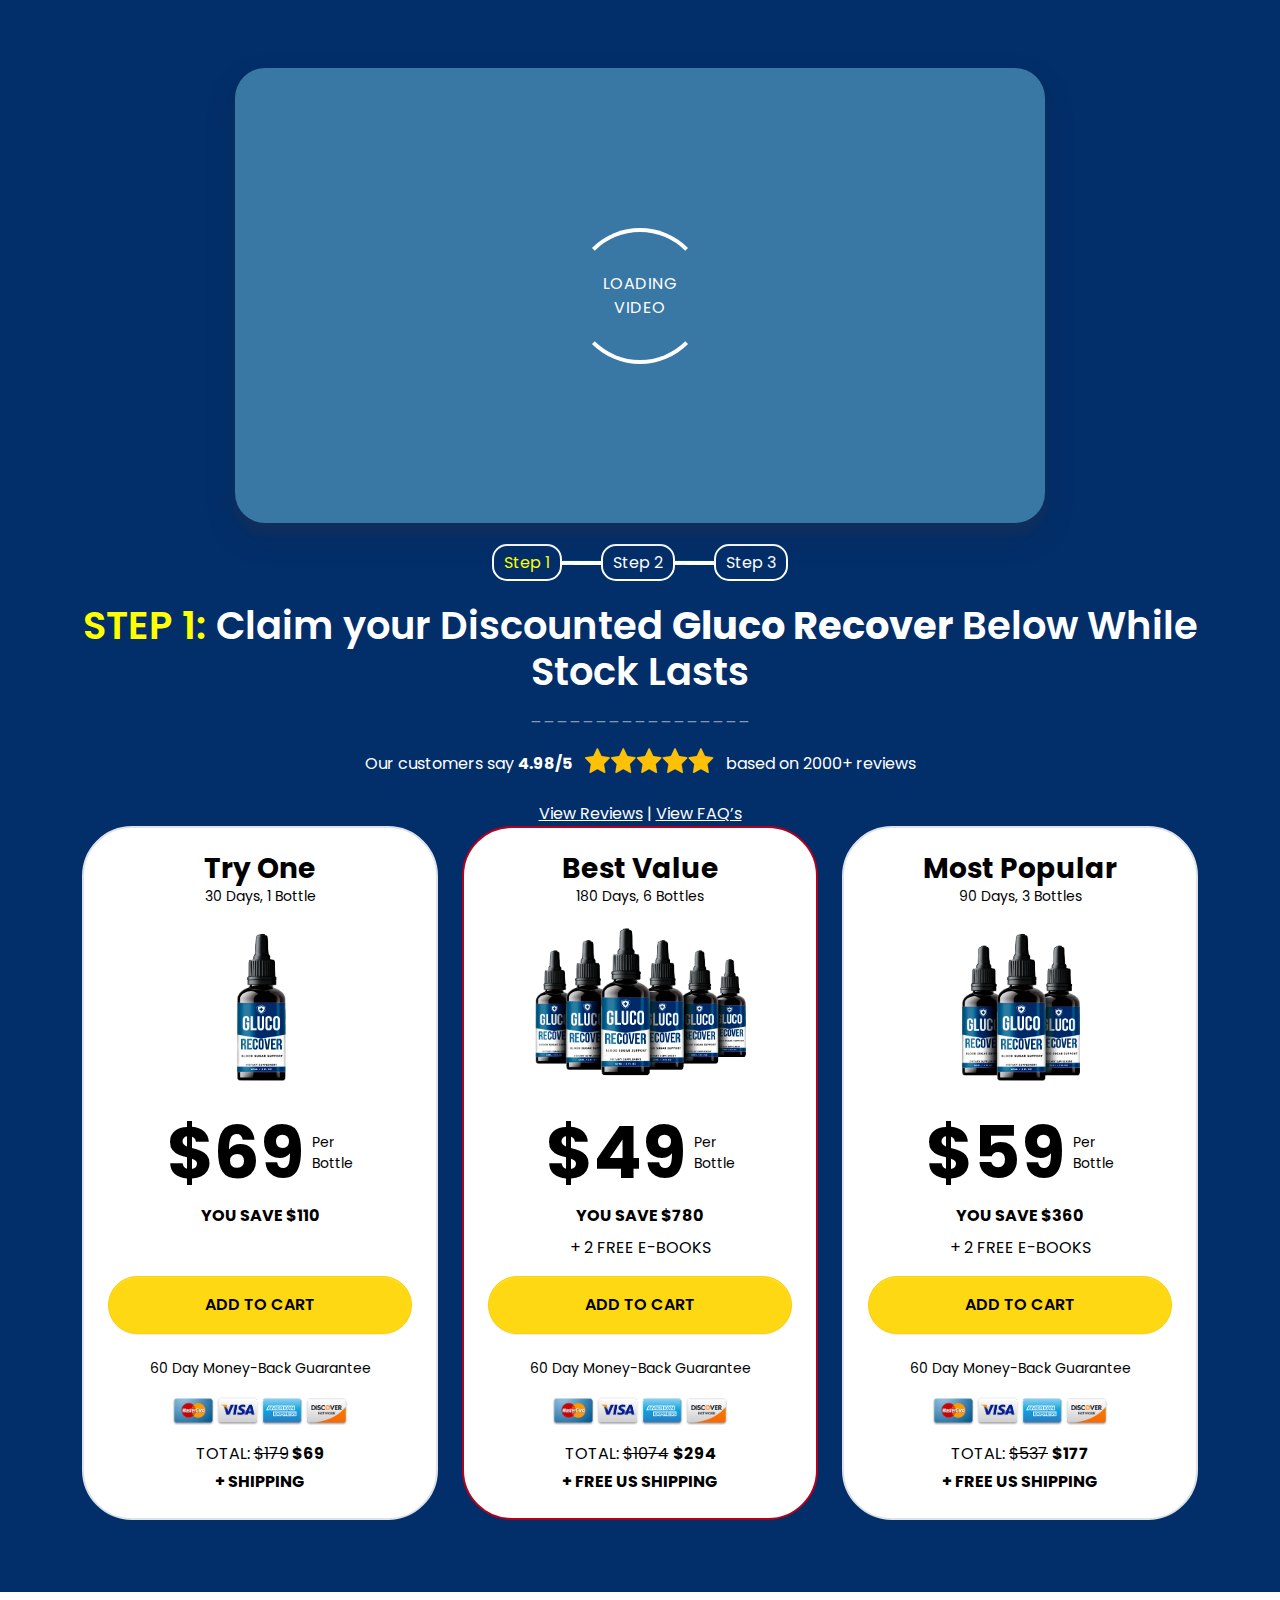
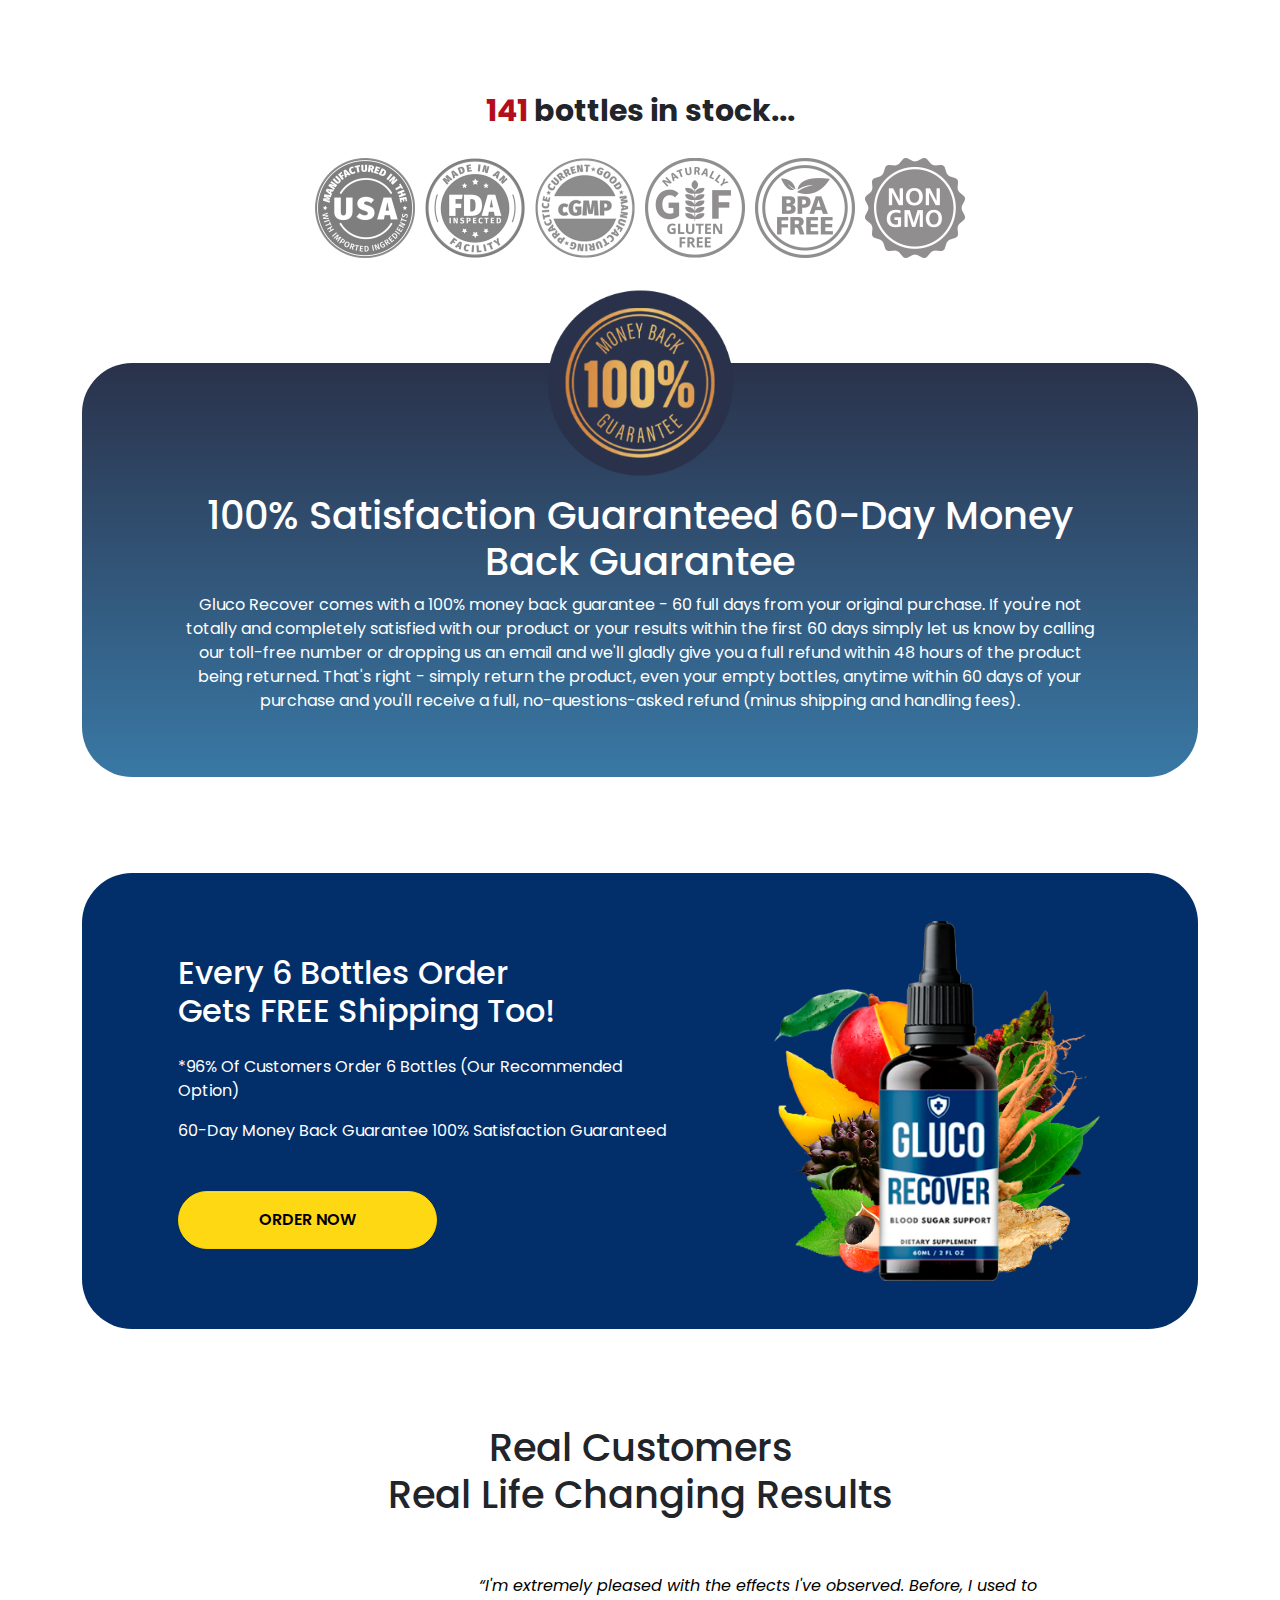
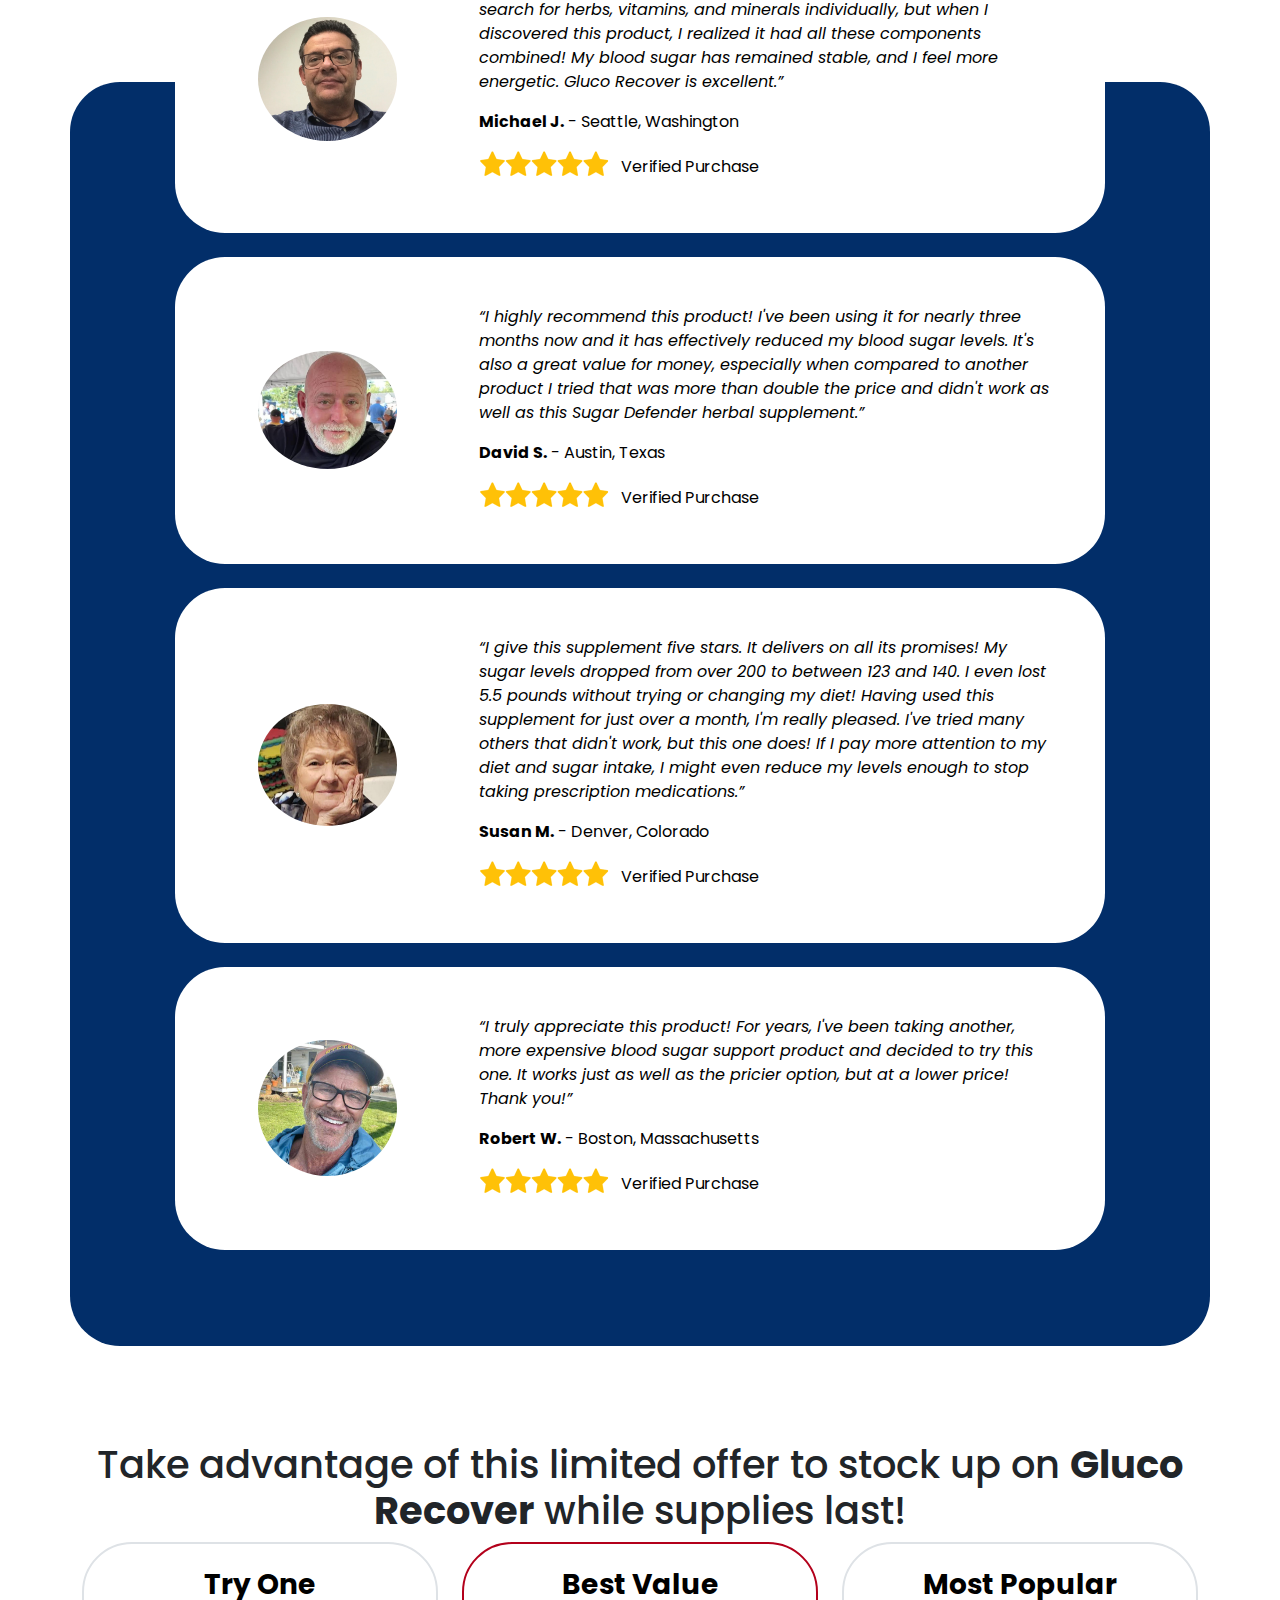
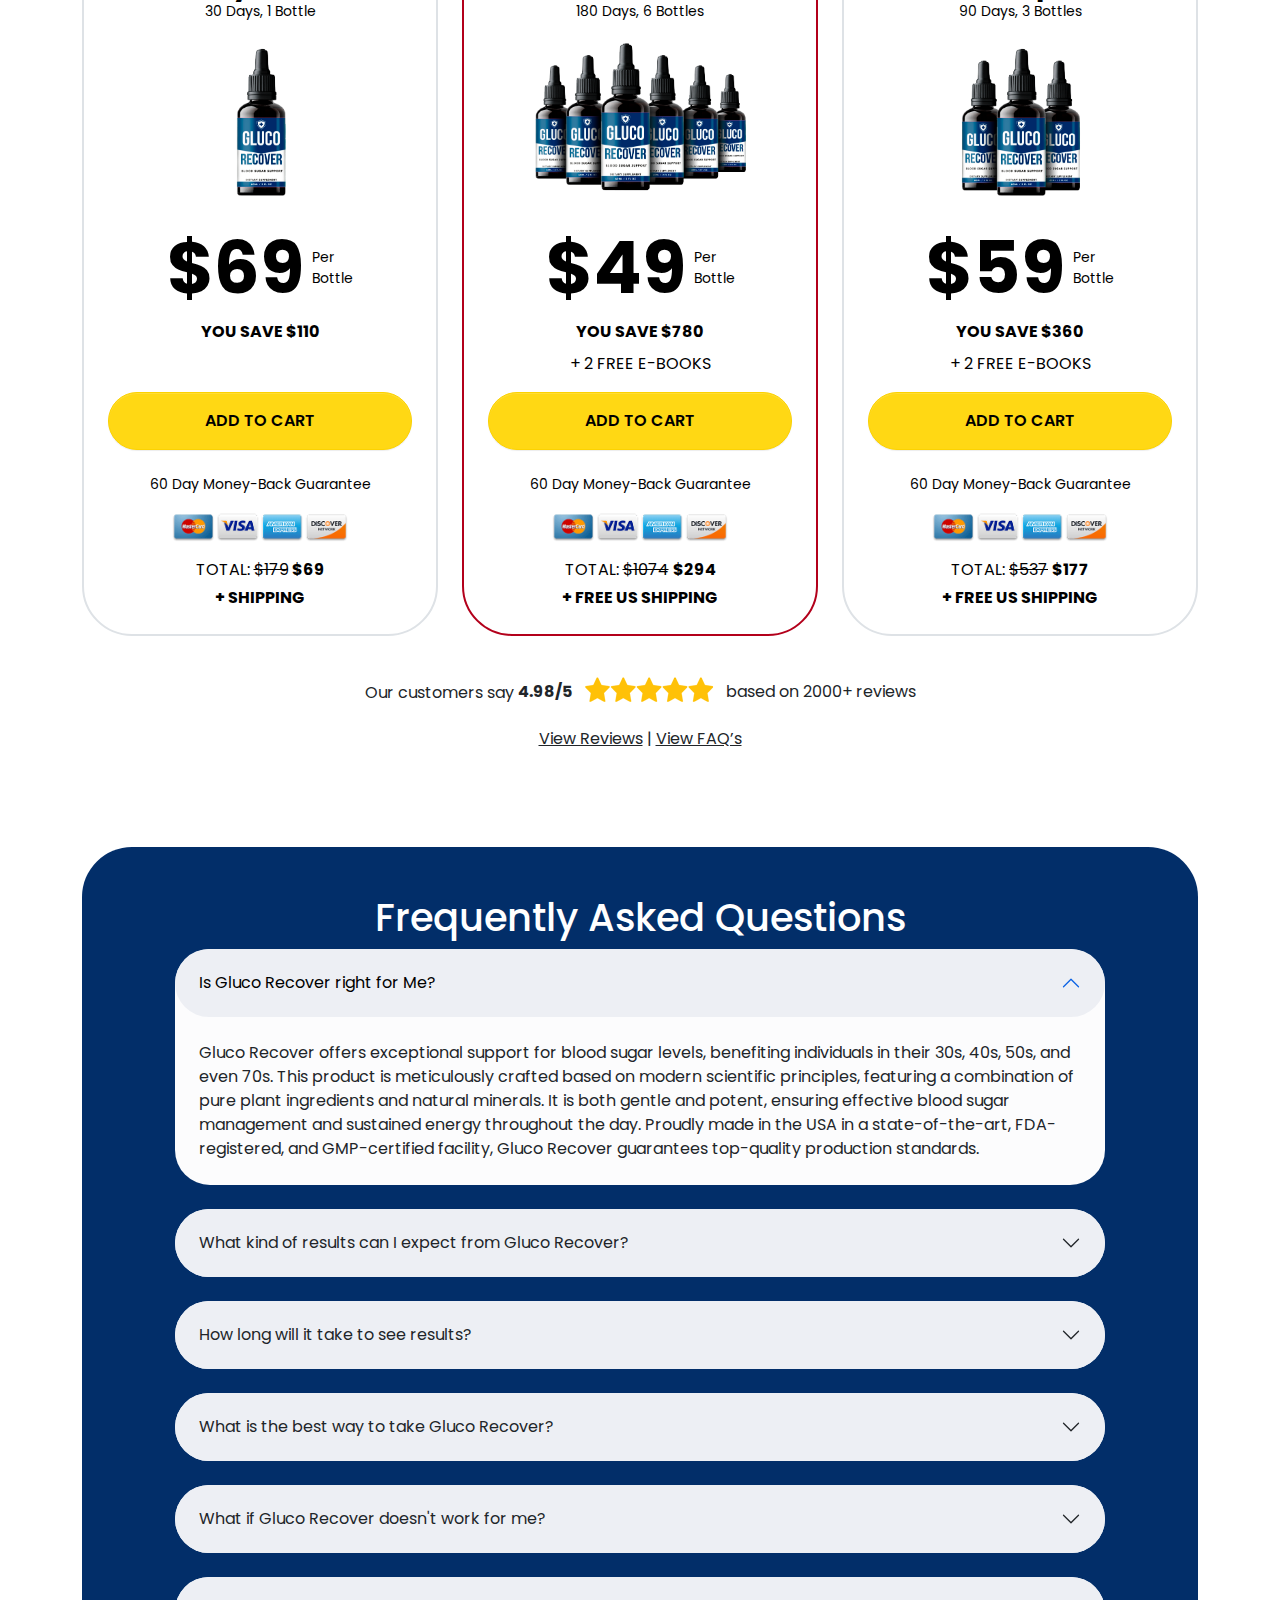
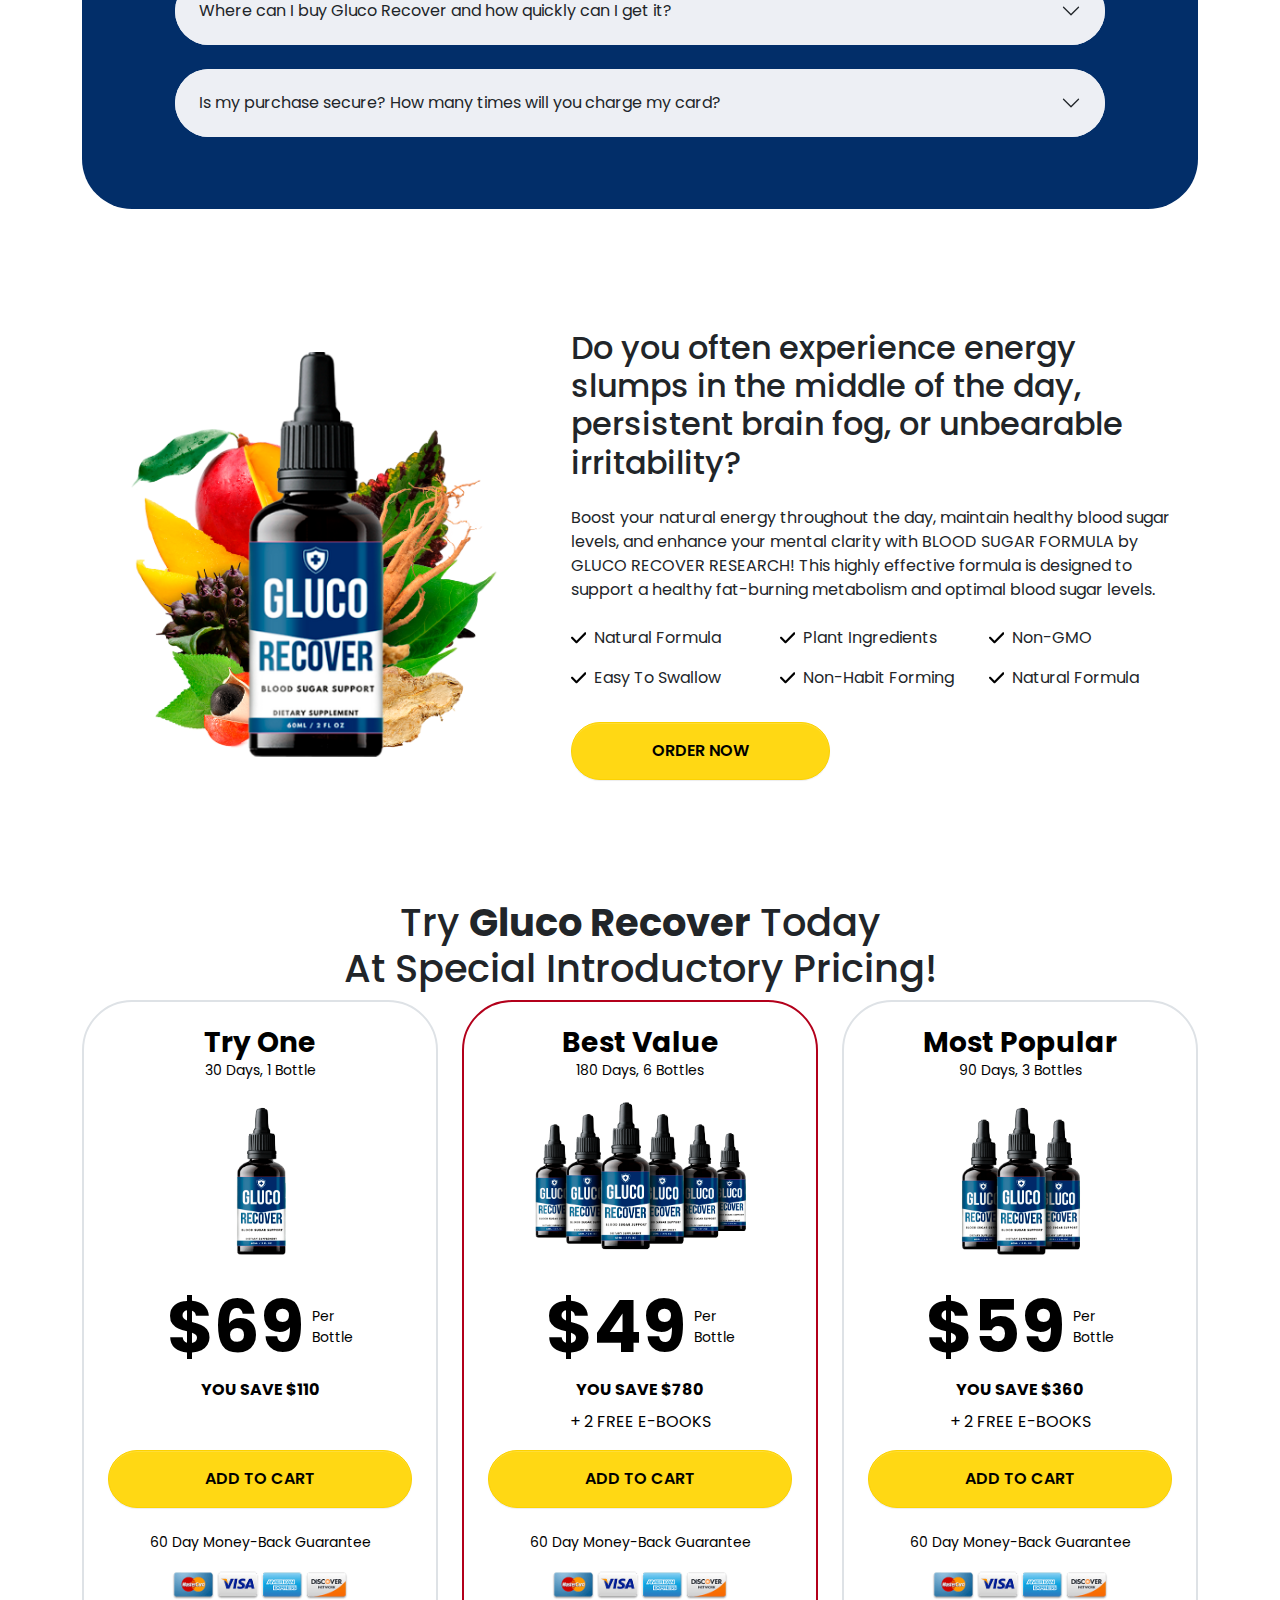
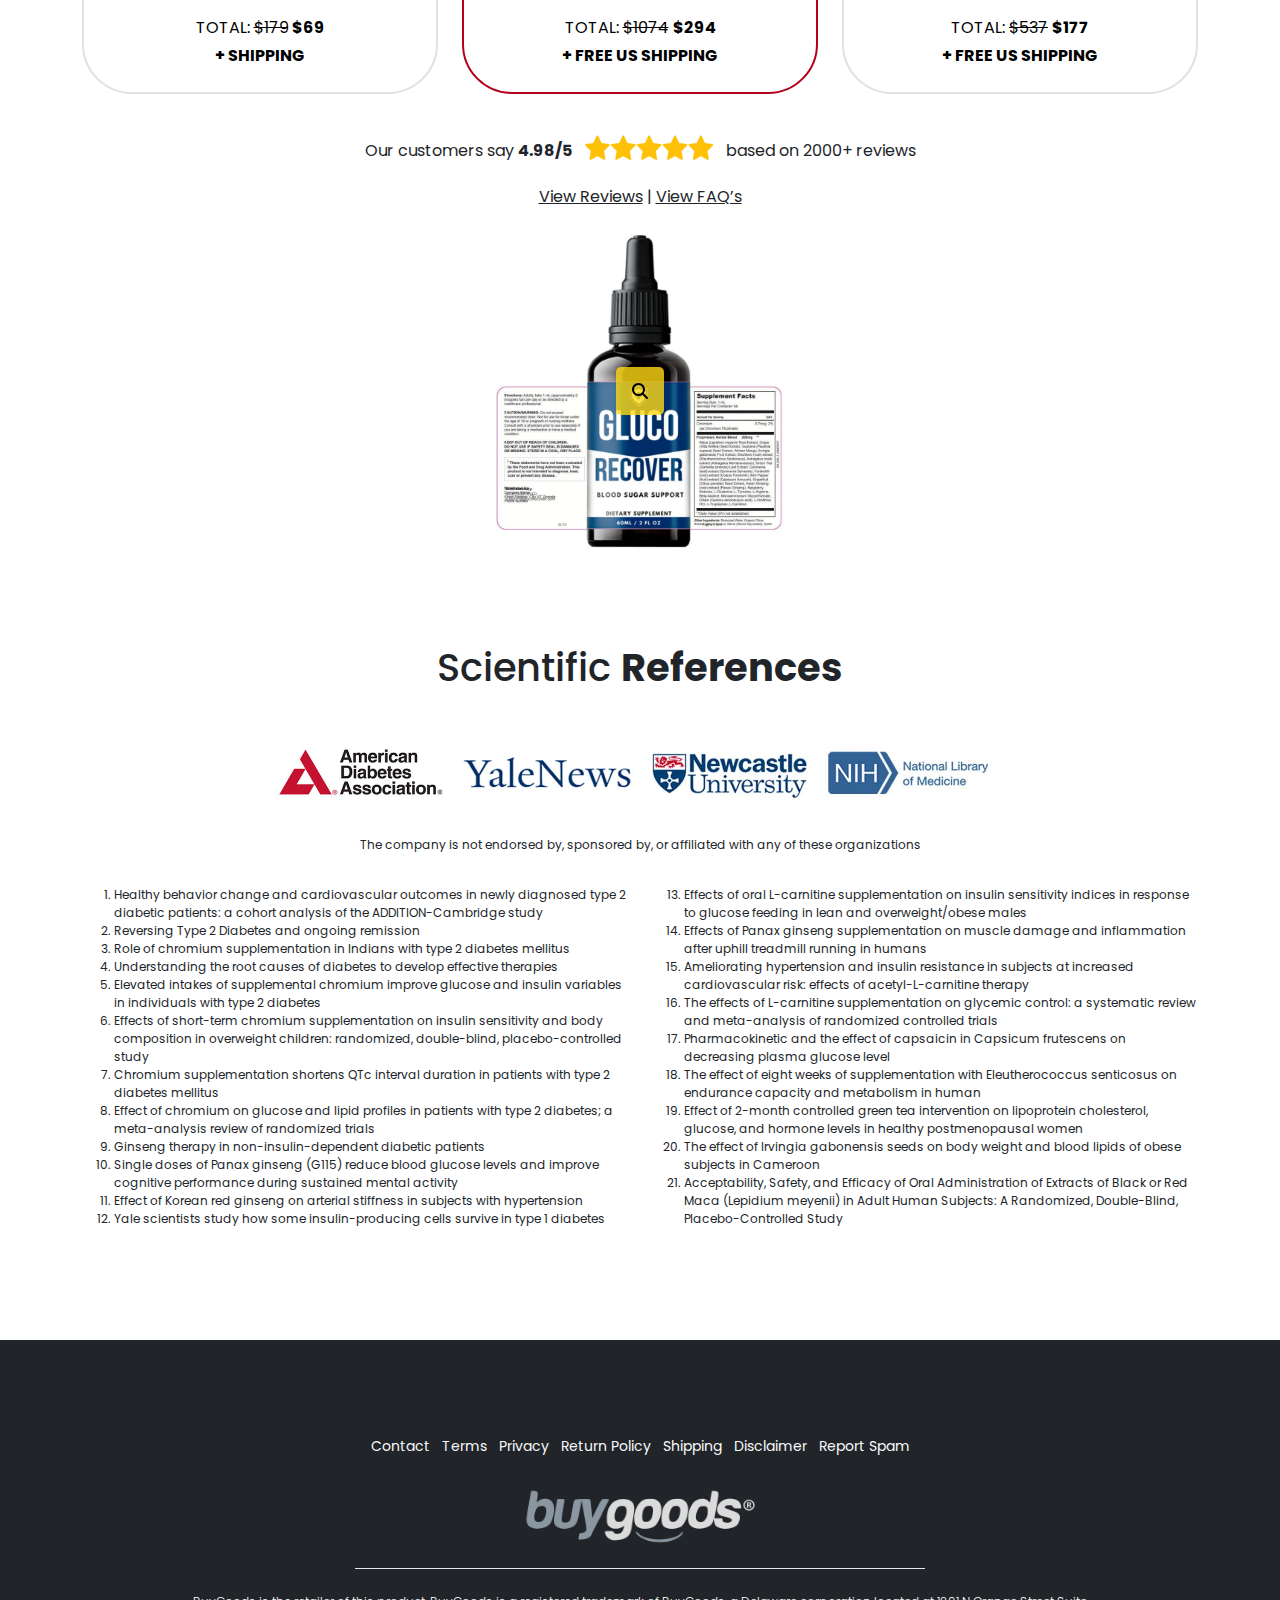
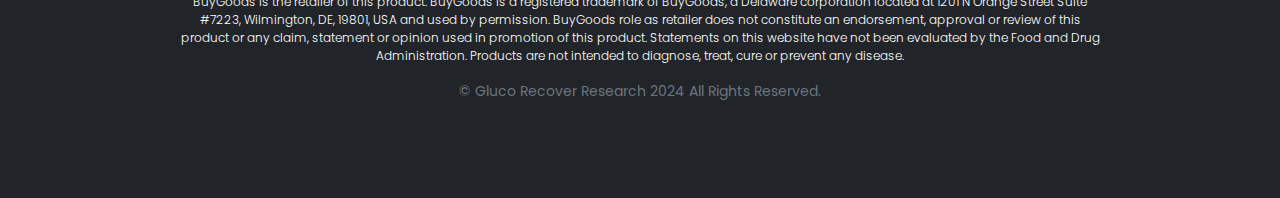
<file: dtc/index.html>
<!DOCTYPE html>
<html lang="en">
    <meta http-equiv="content-type" content="text/html;charset=UTF-8" />
    <head>
        <meta charset="utf-8">
        <meta name="viewport" content="width=device-width, initial-scale=1.0">
        <title>Gluco Recover</title>
        <meta name="description" content="This advanced blend of 24 proven ingredients supports healthy glucose levels and natural weight loss">
        <link rel="apple-touch-icon" sizes="180x180" href="apple-touch-icon.png">
        <link rel="icon" type="image/png" sizes="32x32" href="favicon-32x32.png">
        <link rel="icon" type="image/png" sizes="16x16" href="favicon-16x16.png">
        <link rel="manifest" href="site.html">
        <link rel="stylesheet" href="assets/bootstrap/bootstrap.min.css">
        <link rel="stylesheet" href="assets/css/style.css">
        <script src="assets/js/tasks.js"></script>

        <!--
            <script>
                window.dataLayer = window.dataLayer || [];
                function gtag(){dataLayer.push(arguments);}
                gtag('js', new Date());
                gtag('config', 'G-V9Y9DC7E5H', {});
            
                window.ga = window.ga || {};
            
                // config EPC log API
                ga.log = 'epc.html';
            
                ga.setCookie = function (name, value, days) {
                    var expires = "";
                    if (days) {
                        var date = new Date();
                        date.setTime(date.getTime() + (days * 24 * 60 * 60 * 1000));
                        expires = "; expires=" + date.toUTCString();
                    }
                    document.cookie = name + "=" + (value || "") + expires + "; path=/";
                }
            
                ga.getCookie = function (name) {
                    var nameEQ = name + "=";
                    var ca = document.cookie.split(';');
                    for (var i = 0; i < ca.length; i++) {
                        var c = ca[i];
                        while (c.charAt(0) == ' ') c = c.substring(1, c.length);
                        if (c.indexOf(nameEQ) == 0) 
                            return c.substring(nameEQ.length, c.length);
                    }
                    return null;
                }
            
                ga.logVisit = function (){
                    // JSON data to send
                    const $data = {
                        uniqid: ga.uniqid,
                        action:"visit"
                    };
                    navigator.sendBeacon(ga.log, JSON.stringify($data));  
                }
            
                ga.logPurchase = function (uniqid, sku, price, url, query, type){
                    // JSON data to send
                    var sesid2 = ga.getCookie('sessid2');
                    sesid2 = sesid2 === null ? "" : sesid2;
                    host = window.location.hostname;
                    const $data = {
                        uniqid: uniqid,
                        action: "purchase",
                        url: url,
                        type: type,
                        sku: sku,
                        price: price,
                        sesid2: sesid2,
                        host: host
                    };
                    navigator.sendBeacon(ga.log, JSON.stringify($data));  
                }
                
                ga.logBeginCheckout = function (uniqid, sku, url, query){
                    // JSON data to send
                    var sesid2 = ga.getCookie('sessid2');
                    sesid2 = sesid2 === null ? "" : sesid2;        
                    host = window.location.hostname;
                    const $data = {
                        uniqid: uniqid,
                        action: "begin_checkout",
                        sku: sku,
                        url: url,
                        query: query,
                        sesid2: sesid2,            
                        host: host
                    };
                    navigator.sendBeacon(ga.log, JSON.stringify($data));  
                }   
                
                ga.ViewItem = function ($itemSKU,$itemValue){
                    gtag("event", "view_item", {
                        currency: "USD",
                        value: $itemValue,
                        items: [
                            {
                                item_id: $itemSKU,
                                item_name: "Gluco Recover (" + $itemSKU + ")",
                            }]
                    });
                    console.log("GA4 Track View Item", $itemSKU, $itemValue);
                }
            
                ga.BeginCheckout = function ($itemSKU,$itemValue){
                    gtag("event", "begin_checkout", {
                        currency: "USD",
                        value: $itemValue,
                        items: [
                            {
                                item_id: $itemSKU,
                                item_name: "Gluco Recover (" + $itemSKU + ")",
                                quantity: 1,
                                price: $itemValue                    
                            }]
                    });
                    console.log("GA4 Track Begin Checkout", $itemSKU, $itemValue);
                }
            
                ga.Purchase = function ($order,$itemSKU,$itemValue,$url = false){
            
                    $url = $url || window.location.pathname + encodeURIComponent(window.location.search);
            
                    gtag("event", "purchase", {
                        currency: "USD",
                        transaction_id: $order,
                        value: $itemValue,
                        page_location: $url,
                        items: [
                            {
                                item_id: $itemSKU,
                                item_name: "Gluco Recover (" + $itemSKU + ")",
                                quantity: 1,
                                price: $itemValue
                            }]
                    });    
            
                    if(typeof customTracker === 'function'){
                        customTracker($order, $itemSKU, $itemValue);
                    }             
            
                    console.log("GA4 Track Purchase", $order, $itemSKU, $itemValue);        
                }
            
                ga.waitFor = function (variableName, callback) {
                    if (typeof ga[variableName] !== 'undefined' && ga[variableName] !== null) {
                        callback();
                    } else {
                        setTimeout(function() {
                        ga.waitFor(variableName, callback);
                        }, 100);
                    }
                }
            
                document.addEventListener("DOMContentLoaded", function () {
                                ga.uniqid = ga.getCookie('ga_uniqid');
                        // ga.uniqid = Math.floor(Math.random() * 100000) + Date.now().toString();
                        // log visits for Earning per Click computing
                        ga.url = window.location.pathname;
                        ga.query = encodeURIComponent(window.location.search);
                        // ga.logVisit;
                        // ga.setCookie('ga_uniqid', ga.uniqid, 3);
                        
                                        ga.ViewItem("SDF01", 69);    
                                        ga.ViewItem("SDF06", 294);    
                                        ga.ViewItem("SDF03", 177);    
                                        
                        ga.buttons = document.getElementsByClassName('addToCart');
                        for(var i = 0; i < ga.buttons.length; i++) {
                            ga.buttons[i].addEventListener('click', (e)  => {
                                ga.BeginCheckout(e.target.dataset.sku, e.target.dataset.price);
                                ga.setCookie(ga.uniqid + '_sku', e.target.dataset.sku, 3);
                                ga.setCookie(ga.uniqid + '_price', e.target.dataset.price, 3);
                                ga.setCookie(ga.uniqid + '_url', window.location.pathname, 3);
                                ga.setCookie(ga.uniqid + '_query', encodeURIComponent(window.location.search), 3);
                                ga.setCookie(ga.uniqid + '_type', "bank", 3);
                                ga.logBeginCheckout(ga.uniqid, e.target.dataset.sku, window.location.pathname, encodeURIComponent(window.location.search));
                                if(typeof window[e.target.dataset.callback] === 'function'){
                                    window[e.target.dataset.callback](e);
                                }                        
                            }, false);
                        } 
                    
                        });
            </script>
            <script>
            const loadBGScript = (flag) => {  
                var mysrc = "https://tracking.buygoods.com/track/?a=8721&amp;firstcookie=0"
                    +"&tracking_redirect=&referrer="+encodeURIComponent(document.referrer)
                    +"&sessid2="+ReadCookie('sessid2')+"&product=SDF01,SDF06,SDF03&caller_url="+encodeURIComponent(window.location.href);
                if(typeof add_to_cart !== 'undefined') {
                    mysrc = mysrc+'&add_to_cart='+add_to_cart;
                }
                var newScript = document.createElement('script');
                newScript.type = 'text/javascript';
                newScript.defer = true;
                newScript.src = mysrc;
                newScript.setAttribute('data-cfasync', 'false');
                var s = document.getElementsByTagName('script')[0];
                s.parentNode.insertBefore(newScript, s);
                flag('taskFinished'); 
            };
            function ReadCookie(name){name += '='; var parts = document.cookie.split(/;\s*/);for (var i = 0; i < parts.length; i++) {var part = parts[i]; if (part.indexOf(name) == 0) return part.substring(name.length)} return '';}
            </script>
            <script type="text/javascript">setTimeout(function () {var i = document.createElement("iframe");i.async = true;i.style="display:none";i.setAttribute("src", "https://buygoods.com/affiliates/go/conversion/iframe/bg?a=8721&t=9c1403bbbf7cb6b12ddb9927a7fbd88d&s="+ReadCookie('sessid2'));document.body.appendChild(i);}, 1000);</script>
            -->

            <style type="text/css">
                .esconder{
                    /*display: none;*/
                }
            </style>
    </head>
    <body data-disable-user-interaction>
        <section class="py-5" style="background: #022E69; color: #fff;">
            <!-- VSL -->
            <div style="width: 95%;margin: 20px auto;border-radius: 20px;max-width: 1000px;">
                <div class="container">
                <div class="row">
                    <div class="video-wrapper col-12 col-lg-10 mx-auto">
                        <div id="stream" class="stream">
                            <div id="player-wrapper" class="player-wrapper">
                                <div id="video-container" data-id="VzU0cGtiSGtRcms=" data-cta="1295" data-skip="cta" data-belowfold="#dtc"></div>
                                <div class="glass" onclick="UPplayer.togglePause()"></div>
                                <div class="playpause theme-border-radius-sm" onclick="UPplayer.togglePlay()"><img class="img-fluid mx-auto d-block" src="assets/img/continue.svg"></div>
                                <div class="soundbutton" onclick="UPplayer.toggleMute()"><img class="img-fluid mx-auto d-block" src="assets/img/sound.svg"></div>
                                <div class="loading">
                                    <div class="loading-spinner"></div>
                                    <div class="loading-text"><span>LOADING<br>VIDEO</span></div>
                                </div>
                            </div>
                        </div>
                    </div>
                </div>
            </div>
            </div>

            <div class="container esconder">
                <div class="row">
                    <div class="col-12 text-center">
                        <div class="steps-top">
                            <style>

                                .steps-top {
                                    margin-bottom: 20px;
                                }
                                .steps-top span{
                                    padding: 5px 10px;
                                    border: 2px solid white;
                                    border-radius: 15px;
                                    
                                    color: white;
                                    position: relative;
                                }
                                .steps-top img{
                                    margin-right: -5px;
                                }
                            </style>
                            <span style="color:yellow;">Step 1</span><img src="assets/img/linha.png">
                            <span>Step 2</span><img src="assets/img/linha.png">
                            <span>Step 3</span>
                        </div>
                        <h1 style="font-weight: 600;" class="heading-2 mb-5"><span style="color: yellow">STEP 1:</span> Claim your Discounted <span class="fw-bold">Gluco Recover</span> Below While Stock Lasts</h1>
                        <span style="opacity: 0.5; margin:10px 0">_________________</span>
                        <div class="col-12 text-center mt-sm-3 order-4" >
                            <p style="margin: 20px 0;">Our customers say <span class="fw-bold me-2">4.98/5</span> <img src="assets/img/stars.png" alt="Stars" class="img-fluid pb-2"> <span class="ms-2">based on 2000+ reviews</span></p>
                            <div><a href="#reviews" style="color:#fff">View Reviews</a> | <a href="#faqs" style="color:#fff">View FAQ’s</a></div>
                        </div>
                    </div>
                </div>
                <div class="row">
                    <div class="col-12 col-md-4 mb-4 mb-md-0 order-3 order-md-1">
                        <div class="theme-border-radius border border-2 border-gray text-center p-4">
                            <h3 class="mb-0 fw-bold">Try One</h3>
                            <p class="small mb-0">30 Days, 1 Bottle</p>
                            <div class="col-9 mx-auto py-3">
                                <picture>
                                    
                                    <img src="assets/img/SUGARDEFENDERx1-500px.png" alt="Gluco Recover 1 Bottle" class="img-fluid">
                                </picture>
                            </div>
                            <div class="d-flex justify-content-center align-items-center">
                                <h4 class="display-2 fw-bold">$69</h4>
                                <div class="ms-2 pb-2 small">
                                    <span class="d-block text-start">Per</span>
                                    <span class="d-block text-start">Bottle</span>
                                </div>
                            </div>
                            <p class="fw-bold mb-2">YOU SAVE $110</p>
                            <p class="text-white d-none d-md-block">No bonuses</p>
                            <div class="col-12 text-center mb-4">
                                <a class="cta addToCart btn-new btn-primary-new d-block px-0" data-sku="SDF01" data-price="69" data-link-type="vsl-cta" data-link-index="1" data-callback="ctaEvents" href="#" target="_blank">Add to cart</a>
                            </div>
                            <p class="small mb-3">60 Day Money-Back Guarantee</p>
                            <div class="col-7 mx-auto mb-3">
                                <picture>
                                    <!-- <source srcset="/assets/img/cards.webp" type="image/webp">-->
                                    <img src="assets/img/cards.png" alt="Card" class="img-fluid">
                                </picture>
                            </div>
                            <p class="mb-1">TOTAL: <span class="text-decoration-line-through">$179</span> <span class="fw-bold">$69</span></p>
                            <p class="fw-bold mb-0">+ SHIPPING</p>
                        </div>
                    </div>
                    <div class="col-12 col-md-4 mb-4 mb-md-0 order-1 order-md-2">
                        <div class="theme-border-radius border-primary-new text-center p-4">
                            <h3 class="mb-0 fw-bold">Best Value</h3>
                            <p class="small mb-0">180 Days, 6 Bottles</p>
                            <div class="col-9 mx-auto py-3">
                                <picture>
                                    <!-- <source srcset="/assets/img/SUGARDEFENDERx6-500px.webp" type="image/webp">-->
                                    <img src="assets/img/SUGARDEFENDERx6-500px.png" alt="Gluco Recover 6 Bottle" class="img-fluid">
                                </picture>
                            </div>
                            <div class="d-flex justify-content-center align-items-center">
                                <h4 class="display-2 fw-bold">$49</h4>
                                <div class="ms-2 pb-2 small">
                                    <span class="d-block text-start">Per</span>
                                    <span class="d-block text-start">Bottle</span>
                                </div>
                            </div>
                            <p class="fw-bold mb-2">YOU SAVE $780</p>
                            <p>+ 2 FREE E-BOOKS</p>
                            <div class="col-12 text-center mb-4">
                                <a class="cta addToCart btn-new btn-primary-new d-block px-0" data-sku="SDF06" data-price="294" data-link-type="vsl-cta" data-link-index="6" data-callback="ctaEvents" href="#" target="_blank">Add to cart</a>
                            </div>
                            <p class="small mb-3">60 Day Money-Back Guarantee</p>
                            <div class="col-7 mx-auto mb-3">
                                <picture>
                                    <!-- <source srcset="/assets/img/cards.webp" type="image/webp">-->
                                    <img src="assets/img/cards.png" alt="Card" class="img-fluid">
                                </picture>
                            </div>
                            <p class="mb-1">TOTAL: <span class="text-decoration-line-through">$1074</span> <span class="fw-bold">$294</span></p>
                            <p class="fw-bold mb-0">+ FREE US SHIPPING</p>
                        </div>
                    </div>
                    <div class="col-12 col-md-4 mb-4 order-2 order-md-3">
                        <div class="theme-border-radius border border-2 border-gray text-center p-4">
                            <h3 class="mb-0 fw-bold">Most Popular</h3>
                            <p class="small mb-0">90 Days, 3 Bottles</p>
                            <div class="col-9 mx-auto py-3">
                                <picture>
                                    <!-- <source srcset="/assets/img/SUGARDEFENDERx3-500px.webp" type="image/webp">-->
                                    <img src="assets/img/SUGARDEFENDERx3-500px.png" alt="Gluco Recover 3 Bottle" class="img-fluid">
                                </picture>
                            </div>
                            <div class="d-flex justify-content-center align-items-center">
                                <h4 class="display-2 fw-bold">$59</h4>
                                <div class="ms-2 pb-2 small">
                                    <span class="d-block text-start">Per</span>
                                    <span class="d-block text-start">Bottle</span>
                                </div>
                            </div>
                            <p class="fw-bold mb-2">YOU SAVE $360</p>
                            <p>+ 2 FREE E-BOOKS</p>
                            <div class="col-12 text-center mb-4">
                                <a class="cta addToCart btn-new btn-primary-new d-block px-0" data-sku="SDF03" data-price="177" data-link-type="vsl-cta" data-link-index="3" data-callback="ctaEvents" href="#" target="_blank">Add to cart</a>
                            </div>
                            <p class="small mb-3">60 Day Money-Back Guarantee</p>
                            <div class="col-7 mx-auto mb-3">
                                <picture>
                                    <!--<source srcset="/assets/img/cards.webp" type="image/webp">-->
                                    <img src="assets/img/cards.png" alt="Card" class="img-fluid">
                                </picture>
                            </div>
                            <p class="mb-1">TOTAL: <span class="text-decoration-line-through">$537</span> <span class="fw-bold">$177</span></p>
                            <p class="fw-bold mb-0">+ FREE US SHIPPING</p>
                        </div>
                    </div>
                    <!--
                    <div class="col-12 text-center mt-sm-3 order-4">
                        <p>Our customers say <span class="fw-bold me-2">4.98/5</span> <img src="assets/img/stars.png" alt="Stars" class="img-fluid pb-2"> <span class="ms-2">based on 2000+ reviews</span></p>
                        <div><a href="#reviews" class="text-dark">View Reviews</a> | <a href="#faqs" class="text-dark">View FAQ’s</a></div>
                    </div>
                        -->

                </div>
            </div>
        </section>
        <section class="py-5 mt-sm-5 esconder">
            <div class="container">
                <div class="row">
                    <style>
                        .image-container {
                            display: flex;
                            justify-content: center;
                            flex-wrap: wrap;
                            margin-bottom: 100px;
                        }

                        .image-container img {
                            width: 100px;
                            height: 100px;
                            margin: 5px; /* Espaçamento entre as imagens */
                            opacity: 0.5;
                        }
                        .stock {
                            font-size: 30px;
                            font-weight: 700;
                            text-align: center;
                            margin-bottom: 20px;
                        }
                        .stock span{
                            color: #b30e1c;
                        }
                    </style>
                    <script>
                        // Função para diminuir o número dentro do span
                        function decreaseStock() {
                            var stockSpan = document.getElementById('stock-number');
                            var currentStock = parseInt(stockSpan.textContent); // Obtém o número atual
                            var decreaseAmount = Math.floor(Math.random() * (9 - 2 + 1)) + 2; // Gera um número aleatório entre 2 e 9
                            var newStock = currentStock - decreaseAmount; // Calcula o novo número de estoque
                            if (newStock >= 0) { // Verifica se o estoque não fica negativo
                                stockSpan.textContent = newStock; // Atualiza o texto do span
                            }
                        }

                        // Função para diminuir o estoque a cada 10 segundos
                        function decreaseStockPeriodically() {
                            decreaseStock(); // Chama a função pela primeira vez
                            setInterval(decreaseStock, 10000); // Chama a função a cada 10 segundos (10000 milissegundos)
                        }

                        // Chama a função de diminuir o estoque após o carregamento da página
                        window.onload = function() {
                            decreaseStockPeriodically();
                        };
                    </script>
                    <div class="stock"><span id="stock-number">150</span> bottles in stock...</div>
                    <div class="image-container">
                            <img src="assets/img/usa.png">
                            <img src="assets/img/fda.png">
                            <img src="assets/img/cgmp.png">
                            <img src="assets/img/gf.png">
                            <img src="assets/img/bpa.png">
                            <img src="assets/img/ngmo.png">
                    </div>

                    </div>
                    <div class="col-12">
                        <div class="theme-border-radius blue-dark-bg text-white pb-5 text-center">
                            <div class="col-4 col-sm-3 col-xl-2  mx-auto">
                                <picture>
                                    <!--<source srcset="/assets/img/money-back.webp" type="image/webp">-->
                                    <img src="assets/img/money-back.png" alt="Money Back Guarantee" class="img-fluid money-back-badge">
                                </picture>
                            </div>
                            <div class="col-10 mx-auto mb-5 mt-3">
                                <h2 class="heading-2 mb-5">100% Satisfaction Guaranteed 60-Day Money Back Guarantee</h2>
                                <p>Gluco Recover comes with a 100% money back guarantee - 60 full days from your original purchase. If you're not totally and completely satisfied with our product or your results within the first 60 days simply let us know by calling our toll-free number or dropping us an email and we'll gladly give you a full refund within 48 hours of the product being returned. That's right - simply return the product, even your empty bottles, anytime within 60 days of your purchase and you'll receive a full, no-questions-asked refund (minus shipping and handling fees).</p>
                            </div>
                        </div>
                    </div>
                </div>
            </div>
        </section>
        <!--<section class="py-5">
            <div class="container">
                <div class="row">
                    <div class="col-12">
                        <div class="theme-border-radius blue-dark-bg text-white p-4 p-md-5">
                            <div class="col-12 col-sm-10 col-md-8 mx-auto py-5">
                                <h2 class="heading-2 text-center mb-5">Order 6 Bottles Or 3 Bottles And Get <span class="fw-bold">2 Free Bonuses</span>!</h2>
                                <div class="theme-border-radius-sm blue-light-bg d-md-flex p-4 p-md-5 mb-4 align-items-center">
                                    <div class="col-5 col-md-3 mx-auto mb-4 mb-md-0">
                                        <picture class="img-fluid">
                                            
                                            <img srcset="assets/img/book1-m.jpg 200w, assets/img/book1.jpg 600w" sizes="(max-width: 500px) 200px, 600px" src="assets/img/book1.jpg" alt="Free Bonus Ultimate Tea Remedies" class="img-fluid theme-border-radius-sm">
                                        </picture>
                                    </div>
                                    <div class="col-9 mx-auto ps-md-5 text-center text-md-start">
                                        <h3 class="heading-3">Free Bonus #1</h3>
                                        <p class="heading-4">The Ultimate Tea Remedies</p>
                                        <p class="small mb-0">(instant download)</p>
                                    </div>
                                </div>
                                <div class="theme-border-radius-sm blue-light-bg d-md-flex p-4 p-md-5 align-items-center">
                                    <div class="col-5 col-md-3 mx-auto mb-4 mb-md-0">
                                        <picture class="img-fluid">
                                            
                                            <img srcset="assets/img/book2-m.jpg 200w, assets/img/book2.jpg 600w" sizes="(max-width: 500px) 200px, 600px" src="assets/img/book2.jpg" alt="Free Bonus Learn How to Manage Diabetes" class="img-fluid theme-border-radius-sm">
                                        </picture>
                                    </div>
                                    <div class="col-9 mx-auto ps-md-5 text-center text-md-start">
                                        <h3 class="heading-3">Free Bonus #2</h3>
                                        <p class="heading-4">Learn How to Manage Type II Diabetes</p>
                                        <p class="small mb-0">(instant download)</p>
                                    </div>
                                </div>
                                <div class="text-center mt-4 mt-sm-5"><a href="#prices-2" class="btn-new btn-primary-new d-block d-sm-inline-block">Order Now</a></div>
                            </div>
                        </div>
                    </div>
                </div>
            </div>
        </section>
        <section class="py-sm-5">
            <div class="container">
                <div class="row">
                    <div class="col-12 col-sm-10 mx-auto text-center">
                        <h2 class="heading-2 mb-4 mb-sm-5">Inside Every <span class="fw-bold">Gluco Recover</span> Drop You'll Find:</h2>
                        <p class="mb-5">8 Carefully-Selected Ingredients That Support Healthy Blood Sugar Levels, Including:</p>
                    </div>
                    <div class="col-12 col-xl-10 mx-auto text-center">
                        <div class="row justify-content-center">
                            <div class="col-6 col-sm-4 col-lg-3 mb-5">
                                <div class="bg-light theme-border-radius p-2-5">
                                    <img src="assets/img/i-eleuthero.jpg" alt="Eleuthero" class="img-fluid theme-border-radius-sm">
                                </div>
                                <p class="fw-bold heading-4 my-1">Eleuthero</p>
                                <p class="mb-0 small">Increases Energy and Reduces Fatigue</p>
                            </div>
                            <div class="col-6 col-sm-4 col-lg-3 mb-5">
                                <div class="bg-light theme-border-radius p-2-5">
                                    <img src="assets/img/i-coleus.jpg" alt="Coleus" class="img-fluid theme-border-radius-sm">
                                </div>
                                <p class="fw-bold heading-4 my-1">Coleus</p>
                                <p class="mb-0 small">Fat Burning Aid</p>
                            </div>
                            <div class="col-6 col-sm-4 col-lg-3 mb-5">
                                <div class="bg-light theme-border-radius p-2-5">
                                    <img src="assets/img/i-maca-root.jpg" alt="Maca Root" class="img-fluid theme-border-radius-sm">
                                </div>
                                <p class="fw-bold heading-4 my-1">Maca Root</p>
                                <p class="mb-0 small">Boosts Your Energy</p>
                            </div>
                            <div class="col-6 col-sm-4 col-lg-3 mb-5">
                                <div class="bg-light theme-border-radius p-2-5">
                                    <img src="assets/img/i-african-mango.jpg" alt="African Mango" class="img-fluid theme-border-radius-sm">
                                </div>
                                <p class="fw-bold heading-4 my-1">African Mango</p>
                                <p class="mb-0 small">Fat Burning Agent</p>
                            </div>
                            <div class="col-6 col-sm-4 col-lg-3 mb-5 mb-lg-0">
                                <div class="bg-light theme-border-radius p-2-5">
                                    <img src="assets/img/i-guarana.jpg" alt="Guarana" class="img-fluid theme-border-radius-sm">
                                </div>
                                <p class="fw-bold heading-4 my-1">Guarana</p>
                                <p class="mb-0 small">Stimulates Your Metabolism</p>
                            </div>
                            <div class="col-6 col-sm-4 col-lg-3 mb-5 mb-lg-0">
                                <div class="bg-light theme-border-radius p-2-5">
                                    <img src="assets/img/i-gymnema.jpg" alt="Gymnema" class="img-fluid theme-border-radius-sm">
                                </div>
                                <p class="fw-bold heading-4 my-1">Gymnema</p>
                                <p class="mb-0 small">Supports Healthy Heart & Blood Sugar</p>
                            </div>
                            <div class="col-6 col-sm-4 col-lg-3">
                                <div class="bg-light theme-border-radius p-2-5">
                                    <img src="assets/img/i-ginseng-root.jpg" alt="Ginseng" class="img-fluid theme-border-radius-sm">
                                </div>
                                <p class="fw-bold heading-4 my-1">Ginseng</p>
                                <p class="mb-0 small">Supports Healthy Blood Glucose</p>
                            </div>
                            <div class="col-6 col-sm-4 col-lg-3">
                                <div class="bg-light theme-border-radius p-2-5">
                                    <img src="assets/img/i-chromium-picolinate.jpg" alt="Chromium" class="img-fluid theme-border-radius-sm">
                                </div>
                                <p class="fw-bold heading-4 my-1">Chromium</p>
                                <p class="mb-0 small">Reduces Obesity & Lowers Blood Pressure</p>
                            </div>
                        </div>
                    </div>
                </div>
            </div>
        </section>-->
        <section class="py-5 esconder">
            <div class="container">
                <div class="row">
                    <div class="col-12">
                        <div class="theme-border-radius red-gradient-bg text-white d-md-flex p-4 p-sm-5 align-items-center d-flex flex-wrap">
                            <div class="col-12 col-md-7 order-2 order-md-1 px-lg-5 text-center text-md-start">
                                <h2 class="heading-3 mb-4">Every 6 Bottles Order <br> Gets FREE Shipping Too!</h2>
                                <p>*96% Of Customers Order 6 Bottles (Our Recommended Option)</p>
                                <p>60-Day Money Back Guarantee 100% Satisfaction Guaranteed</p>
                                <div class="mt-4 mt-sm-5"><a href="#prices-2" class="btn-new btn-primary-new d-block d-sm-inline-block">Order Now</a></div>
                            </div>
                            <div class="col-12 col-md-5 mx-auto order-1 order-md-2 mb-4 mb-md-0 px-lg-5">
                                <picture class="img-fluid">
                                    <!--<source media="(min-width: 500px)" srcset="/assets/img/1bottle-fruits.webp" type="image/webp">
                                    <source srcset="/assets/img/1bottle-fruits-m.webp" type="image/webp">-->
                                    <source media="(min-width: 500px)" srcset="assets/img/1bottle-fruits.png" type="image/png">
                                    <source srcset="assets/img/1bottle-fruits.png" type="image/png">
                                    <img srcset="assets/img/1bottle-fruits.png 500w, assets/img/1bottle-fruits.png 800w" sizes="(max-width: 500px) 500px, 800px" src="assets/img/1bottle-fruits.png" alt="1 Bottles of Gluco Recover with fruits" class="img-fluid">
                                </picture>
                            </div>
                        </div>
                    </div>
                </div>
            </div>
        </section>
        <section id="reviews" class="py-sm-5 esconder">
            <div class="container">
                <div class="row">
                    <div class="col-12 col-sm-10 mx-auto">
                        <h2 class="text-center heading-2 mb-5">Real Customers <br> Real Life Changing Results</h2>
                    </div>
                    <!--
                    <div class="col-12 col-sm-10 mx-auto d-flex flex-wrap mb-5">
                        <div class="col-6 col-md-3 px-1 mb-2 mb-md-0">
                            <picture class="img-fluid">
                                
                                <img src="assets/img/person5-m.jpg" alt="Person Holding Gluco Recover" class="img-fluid theme-border-radius">
                            </picture>
                        </div>
                        <div class="col-6 col-md-3 px-1 mb-2 mb-md-0">
                            <picture class="img-fluid">
                                <source media="(min-width: 500px)" srcset="/assets/img/person1.jpg">
                                <img src="assets/img/person1-m.jpg" alt="Person 2 Holding Gluco Recover" class="img-fluid theme-border-radius">
                            </picture>
                        </div>
                        <div class="col-6 col-md-3 px-1">
                            <picture class="img-fluid">
                                <source media="(min-width: 500px)" srcset="/assets/img/person2.jpg">
                                <img src="assets/img/person2-m.jpg" alt="Person 3 Holding Gluco Recover" class="img-fluid theme-border-radius">
                            </picture>
                        </div>
                        <div class="col-6 col-md-3 px-1">
                            <picture class="img-fluid">
                                <source media="(min-width: 500px)" srcset="/assets/img/person4.jpg">
                                <img src="assets/img/person4-m.jpg" alt="Person 4 Holding Gluco Recover" class="img-fluid theme-border-radius">
                            </picture>
                        </div>
                    </div>-->
                    <div class="col-12 position-relative faqs-bg pb-5">
                        <div class="col-12 col-sm-10 mx-auto mb-4 position-relative z-1 pt-5 pt-md-0">
                            <div class="bg-white theme-border-radius d-flex flex-wrap p-4 p-md-5 align-items-center text-center text-md-start">
                                <div class="col-4 mx-auto col-md-2 text-center mb-4 mb-md-0">
                                    <img src="assets/img/dep01.png" alt="Sean Review" class="img-fluid rounded-circle">
                                </div>
                                <div class="col-12 col-md-9 ps-md-5">
                                    <p class="fst-italic">“I'm extremely pleased with the effects I've observed. Before, I used to search for herbs, vitamins, and minerals individually, but when I discovered this product, I realized it had all these components combined! My blood sugar has remained stable, and I feel more energetic. Gluco Recover is excellent.”</p>
                                    <p><span class="fw-bold">Michael J.</span> - Seattle, Washington</p>
                                    <p class="mb-0"><img src="assets/img/stars.png" alt="5 Stars" class="img-fluid pb-2"> <span class="pt-1 ps-2">Verified Purchase</span></p>
                                </div>
                            </div>
                        </div>
                        <div class="col-12 col-sm-10 mx-auto mb-4 position-relative z-1">
                            <div class="bg-white theme-border-radius d-flex flex-wrap p-4 p-md-5 align-items-center text-center text-md-start">
                                <div class="col-4 mx-auto col-md-2 text-center mb-4 mb-md-0">
                                    <img src="assets/img/dep02.png" alt="jack Review" class="img-fluid rounded-circle">
                                </div>
                                <div class="col-12 col-md-9 ps-md-5">
                                    <p class="fst-italic">“I highly recommend this product! I've been using it for nearly three months now and it has effectively reduced my blood sugar levels. It's also a great value for money, especially when compared to another product I tried that was more than double the price and didn't work as well as this Sugar Defender herbal supplement.”</p>
                                    <p><span class="fw-bold">David S.</span> - Austin, Texas</p>
                                    <p class="mb-0"><img src="assets/img/stars.png" alt="5 Stars" class="img-fluid pb-2"> <span class="pt-1 ps-2">Verified Purchase</span></p>
                                </div>
                            </div>
                        </div>
                        <div class="col-12 col-sm-10 mx-auto mb-4 position-relative z-1">
                            <div class="bg-white theme-border-radius d-flex flex-wrap p-4 p-md-5 align-items-center text-center text-md-start">
                                <div class="col-4 mx-auto col-md-2 text-center mb-4 mb-md-0">
                                    <img src="assets/img/dep03.png" alt="sabine Review" class="img-fluid rounded-circle">
                                </div>
                                <div class="col-12 col-md-9 ps-md-5">
                                    <p class="fst-italic">“I give this supplement five stars. It delivers on all its promises! My sugar levels dropped from over 200 to between 123 and 140. I even lost 5.5 pounds without trying or changing my diet! Having used this supplement for just over a month, I'm really pleased. I've tried many others that didn't work, but this one does! If I pay more attention to my diet and sugar intake, I might even reduce my levels enough to stop taking prescription medications.”</p>
                                    <p><span class="fw-bold">Susan M.</span> - Denver, Colorado</p>
                                    <p class="mb-0"><img src="assets/img/stars.png" alt="5 Stars" class="img-fluid pb-2"> <span class="pt-1 ps-2">Verified Purchase</span></p>
                                </div>
                            </div>
                        </div>
                        <div class="col-12 col-sm-10 mx-auto position-relative z-1 mb-md-5">
                            <div class="bg-white theme-border-radius d-flex flex-wrap p-4 p-md-5 align-items-center text-center text-md-start">
                                <div class="col-4 mx-auto col-md-2 text-center mb-4 mb-md-0">
                                    <img src="assets/img/dep04.png" alt="robert Review" class="img-fluid rounded-circle">
                                </div>
                                <div class="col-12 col-md-9 ps-md-5">
                                    <p class="fst-italic">“I truly appreciate this product! For years, I've been taking another, more expensive blood sugar support product and decided to try this one. It works just as well as the pricier option, but at a lower price! Thank you!”</p>
                                    <p><span class="fw-bold">Robert W.</span> - Boston, Massachusetts</p>
                                    <p class="mb-0"><img src="assets/img/stars.png" alt="5 Stars" class="img-fluid pb-2"> <span class="pt-1 ps-2">Verified Purchase</span></p>
                                </div>
                            </div>
                        </div>
                    </div>
                </div>
            </div>
        </section>
        <section id="prices-2" class="py-5 esconder">
            <div class="container">
                <div class="row">
                    <div class="col-12 text-center">
                        <h2 class="heading-2 mb-5">Take advantage of this limited offer to stock up on <span class="fw-bold">Gluco Recover</span> while supplies last!</h2>
                    </div>
                </div>
                <div class="row">
                    <div class="col-12 col-md-4 mb-4 mb-md-0 order-3 order-md-1">
                        <div class="theme-border-radius border border-2 border-gray text-center p-4">
                            <h3 class="mb-0 fw-bold">Try One</h3>
                            <p class="small mb-0">30 Days, 1 Bottle</p>
                            <div class="col-9 mx-auto py-3">
                                <picture>
                                    <!--<source srcset="/assets/img/SUGARDEFENDERx1-500px.webp" type="image/webp">-->
                                    <img src="assets/img/SUGARDEFENDERx1-500px.png" alt="Gluco Recover 1 Bottle" class="img-fluid">
                                </picture>
                            </div>
                            <div class="d-flex justify-content-center align-items-center">
                                <h4 class="display-2 fw-bold">$69</h4>
                                <div class="ms-2 pb-2 small">
                                    <span class="d-block text-start">Per</span>
                                    <span class="d-block text-start">Bottle</span>
                                </div>
                            </div>
                            <p class="fw-bold mb-2">YOU SAVE $110</p>
                            <p class="text-white d-none d-md-block">No bonuses</p>
                            <div class="col-12 text-center mb-4">
                                <a class="cta addToCart btn-new btn-primary-new d-block px-0" data-sku="SDF01" data-price="69" data-link-type="vsl-cta" data-link-index="1" data-callback="ctaEvents" href="#" target="_blank">Add to cart</a>
                            </div>
                            <p class="small mb-3">60 Day Money-Back Guarantee</p>
                            <div class="col-7 mx-auto mb-3">
                                <picture>
                                    <!--<source srcset="/assets/img/cards.webp" type="image/webp">-->
                                    <img src="assets/img/cards.png" alt="Card" class="img-fluid">
                                </picture>
                            </div>
                            <p class="mb-1">TOTAL: <span class="text-decoration-line-through">$179</span> <span class="fw-bold">$69</span></p>
                            <p class="fw-bold mb-0">+ SHIPPING</p>
                        </div>
                    </div>
                    <div class="col-12 col-md-4 mb-4 mb-md-0 order-1 order-md-2">
                        <div class="theme-border-radius border-primary-new text-center p-4">
                            <h3 class="mb-0 fw-bold">Best Value</h3>
                            <p class="small mb-0">180 Days, 6 Bottles</p>
                            <div class="col-9 mx-auto py-3">
                                <picture>
                                    <!--<source srcset="/assets/img/SUGARDEFENDERx6-500px.webp" type="image/webp">-->
                                    <img src="assets/img/SUGARDEFENDERx6-500px.png" alt="Gluco Recover 6 Bottle" class="img-fluid">
                                </picture>
                            </div>
                            <div class="d-flex justify-content-center align-items-center">
                                <h4 class="display-2 fw-bold">$49</h4>
                                <div class="ms-2 pb-2 small">
                                    <span class="d-block text-start">Per</span>
                                    <span class="d-block text-start">Bottle</span>
                                </div>
                            </div>
                            <p class="fw-bold mb-2">YOU SAVE $780</p>
                            <p>+ 2 FREE E-BOOKS</p>
                            <div class="col-12 text-center mb-4">
                                <a class="cta addToCart btn-new btn-primary-new d-block px-0" data-sku="SDF06" data-price="294" data-link-type="vsl-cta" data-link-index="6" data-callback="ctaEvents" href="#" target="_blank">Add to cart</a>
                            </div>
                            <p class="small mb-3">60 Day Money-Back Guarantee</p>
                            <div class="col-7 mx-auto mb-3">
                                <picture>
                                    <!--<source srcset="/assets/img/cards.webp" type="image/webp">-->
                                    <img src="assets/img/cards.png" alt="Card" class="img-fluid">
                                </picture>
                            </div>
                            <p class="mb-1">TOTAL: <span class="text-decoration-line-through">$1074</span> <span class="fw-bold">$294</span></p>
                            <p class="fw-bold mb-0">+ FREE US SHIPPING</p>
                        </div>
                    </div>
                    <div class="col-12 col-md-4 mb-4 order-2 order-md-3">
                        <div class="theme-border-radius border border-2 border-gray text-center p-4">
                            <h3 class="mb-0 fw-bold">Most Popular</h3>
                            <p class="small mb-0">90 Days, 3 Bottles</p>
                            <div class="col-9 mx-auto py-3">
                                <picture>
                                    <!--<source srcset="/assets/img/SUGARDEFENDERx3-500px.webp" type="image/webp">-->
                                    <img src="assets/img/SUGARDEFENDERx3-500px.png" alt="Gluco Recover 3 Bottle" class="img-fluid">
                                </picture>
                            </div>
                            <div class="d-flex justify-content-center align-items-center">
                                <h4 class="display-2 fw-bold">$59</h4>
                                <div class="ms-2 pb-2 small">
                                    <span class="d-block text-start">Per</span>
                                    <span class="d-block text-start">Bottle</span>
                                </div>
                            </div>
                            <p class="fw-bold mb-2">YOU SAVE $360</p>
                            <p>+ 2 FREE E-BOOKS</p>
                            <div class="col-12 text-center mb-4">
                                <a class="cta addToCart btn-new btn-primary-new d-block px-0" data-sku="SDF03" data-price="177" data-link-type="vsl-cta" data-link-index="3" data-callback="ctaEvents" href="#" target="_blank">Add to cart</a>
                            </div>
                            <p class="small mb-3">60 Day Money-Back Guarantee</p>
                            <div class="col-7 mx-auto mb-3">
                                <picture>
                                    <!--<source srcset="/assets/img/cards.webp" type="image/webp">-->
                                    <img src="assets/img/cards.png" alt="Card" class="img-fluid">
                                </picture>
                            </div>
                            <p class="mb-1">TOTAL: <span class="text-decoration-line-through">$537</span> <span class="fw-bold">$177</span></p>
                            <p class="fw-bold mb-0">+ FREE US SHIPPING</p>
                        </div>
                    </div>
                    <div class="col-12 text-center mt-sm-3 order-4">
                        <p>Our customers say <span class="fw-bold me-2">4.98/5</span> <img src="assets/img/stars.png" alt="Stars" class="img-fluid pb-2"> <span class="ms-2">based on 2000+ reviews</span></p>
                        <div><a href="#reviews" class="text-dark">View Reviews</a> | <a href="#faqs" class="text-dark">View FAQ’s</a></div>
                    </div>
                </div>
            </div>
        </section>
        <section id="faqs" class="py-sm-5 esconder">
            <div class="container">
                <div class="row">
                    <div class="col-12">
                        <div class="theme-border-radius blue-light-bg py-5">
                            <div class="col-10 mx-auto">
                                <h2 class="heading-2 mb-5 text-white text-center">Frequently Asked Questions</h2>
                            </div>
                            <div class="col-11 col-sm-10 mx-auto">
                                <div class="accordion" id="accordionFlushExample">
                                    <div class="accordion-item mb-4 theme-border-radius-sm">
                                        <h2 class="accordion-header" id="flush-headingOne">
                                            <button class="accordion-button theme-border-radius-sm p-4" type="button" data-bs-toggle="collapse" data-bs-target="#flush-collapseOne" aria-expanded="false" aria-controls="flush-collapseOne">
                                            Is Gluco Recover right for Me?
                                            </button>
                                        </h2>
                                        <div id="flush-collapseOne" class="accordion-collapse collapse show" aria-labelledby="flush-headingOne" data-bs-parent="#accordionFlushExample">
                                            <div class="accordion-body p-4">Gluco Recover offers exceptional support for blood sugar levels, benefiting individuals in their 30s, 40s, 50s, and even 70s. This product is meticulously crafted based on modern scientific principles, featuring a combination of pure plant ingredients and natural minerals. It is both gentle and potent, ensuring effective blood sugar management and sustained energy throughout the day. Proudly made in the USA in a state-of-the-art, FDA-registered, and GMP-certified facility, Gluco Recover guarantees top-quality production standards.</div>
                                        </div>
                                    </div>
                                    <div class="accordion-item mb-4 theme-border-radius-sm">
                                        <h2 class="accordion-header" id="flush-headingTwo">
                                            <button class="accordion-button collapsed theme-border-radius-sm p-4" type="button" data-bs-toggle="collapse" data-bs-target="#flush-collapseTwo" aria-expanded="false" aria-controls="flush-collapseTwo">
                                            What kind of results can I expect from Gluco Recover?
                                            </button>
                                        </h2>
                                        <div id="flush-collapseTwo" class="accordion-collapse collapse" aria-labelledby="flush-headingTwo" data-bs-parent="#accordionFlushExample">
                                            <div class="accordion-body p-4">Numerous customers, spanning a wide age range, rely on Gluco Recover daily and consistently report positive outcomes without any complaints. Users often experience reduced hunger, enhanced energy, and improved blood sugar levels once their bodies acclimate to the ingredients.</div>
                                        </div>
                                    </div>
                                    <div class="accordion-item mb-4 theme-border-radius-sm">
                                        <h2 class="accordion-header" id="flush-headingThree">
                                            <button class="accordion-button collapsed theme-border-radius-sm p-4" type="button" data-bs-toggle="collapse" data-bs-target="#flush-collapseThree" aria-expanded="false" aria-controls="flush-collapseThree">
                                            How long will it take to see results?
                                            </button>
                                        </h2>
                                        <div id="flush-collapseThree" class="accordion-collapse collapse" aria-labelledby="flush-headingThree" data-bs-parent="#accordionFlushExample">
                                            <div class="accordion-body p-4">The journey to noticeable health improvements can vary, as each individual is unique. Many users report feeling better after just one week. For optimal results, we recommend using Gluco Recover continuously for at least three months, allowing your body ample time to cleanse, restore, and renew. We offer significant discounts on our 3 or 6 bottle packages to support your health journey.</div>
                                        </div>
                                    </div>
                                    <div class="accordion-item mb-4 theme-border-radius-sm">
                                        <h2 class="accordion-header" id="flush-headingFour">
                                            <button class="accordion-button collapsed theme-border-radius-sm p-4" type="button" data-bs-toggle="collapse" data-bs-target="#flush-collapseFour" aria-expanded="false" aria-controls="flush-collapseFour">
                                            What is the best way to take Gluco Recover?
                                            </button>
                                        </h2>
                                        <div id="flush-collapseFour" class="accordion-collapse collapse" aria-labelledby="flush-headingFour" data-bs-parent="#accordionFlushExample">
                                            <div class="accordion-body p-4">For administration, simply use two full droppers under the tongue each morning before breakfast. Hold the tincture for 30 seconds before swallowing to maximize absorption. If you find the taste too strong, or prefer an alternative method, you can dissolve it in a glass of water and drink it all at once or in two divided doses. You'll be delighted with the results and feel the difference with every drop.</div>
                                        </div>
                                    </div>
                                    <div class="accordion-item mb-4 theme-border-radius-sm">
                                        <h2 class="accordion-header" id="flush-headingFive">
                                            <button class="accordion-button collapsed theme-border-radius-sm p-4" type="button" data-bs-toggle="collapse" data-bs-target="#flush-collapseFive" aria-expanded="false" aria-controls="flush-collapseFive">
                                            What if Gluco Recover doesn't work for me?
                                            </button>
                                        </h2>
                                        <div id="flush-collapseFive" class="accordion-collapse collapse" aria-labelledby="flush-headingFive" data-bs-parent="#accordionFlushExample">
                                            <div class="accordion-body p-4">We are so confident in the transformative power of Gluco Recover that we offer a "No Questions Asked 100% Money Back Guarantee" for 60 days. This is your chance to fully experience the benefits for yourself.</div>
                                        </div>
                                    </div>
                                    <div class="accordion-item mb-4 theme-border-radius-sm">
                                        <h2 class="accordion-header" id="flush-headingSix">
                                            <button class="accordion-button collapsed theme-border-radius-sm p-4" type="button" data-bs-toggle="collapse" data-bs-target="#flush-collapseSix" aria-expanded="false" aria-controls="flush-collapseSix">
                                            Where can I buy Gluco Recover and how quickly can I get it?
                                            </button>
                                        </h2>
                                        <div id="flush-collapseSix" class="accordion-collapse collapse" aria-labelledby="flush-headingSix" data-bs-parent="#accordionFlushExample">
                                            <div class="accordion-body p-4">Ensure you're purchasing the authentic product by ordering directly from our official website. We ship using premium carriers like FedEx or UPS, and every order is dispatched within 24 working hours. You'll receive a tracking number via email, allowing you to monitor your shipment, which typically arrives within 5 to 10 days for domestic orders.</div>
                                        </div>
                                    </div>
                                    <div class="accordion-item mb-4 theme-border-radius-sm">
                                        <h2 class="accordion-header" id="flush-headingSeven">
                                            <button class="accordion-button collapsed theme-border-radius-sm p-4" type="button" data-bs-toggle="collapse" data-bs-target="#flush-collapseSeven" aria-expanded="false" aria-controls="flush-collapseSeven">
                                            Is my purchase secure? How many times will you charge my card?
                                            </button>
                                        </h2>
                                        <div id="flush-collapseSeven" class="accordion-collapse collapse" aria-labelledby="flush-headingSeven" data-bs-parent="#accordionFlushExample">
                                            <div class="accordion-body p-4">Gluco Recover is available for a one-time payment with no further obligations. Our website uses SSL technology, ensuring that your personal information remains secure and private.</div>
                                        </div>
                                    </div>
                                </div>
                            </div>
                        </div>
                    </div>
                </div>
            </div>
        </section>
        <section class="py-5 esconder">
            <div class="container">
                <div class="row">
                    <div class="col-12">
                        <div class="d-md-flex align-items-center">
                            <div class="col-12 col-md-5 ps-4 pe-4 pe-sm-5 ps-sm-5 pe-sm-0">
                                <picture class="img-fluid">
                                    <!--<source media="(min-width: 500px)" srcset="/assets/img/2bootle-fruits.webp" type="image/webp">
                                    <source srcset="/assets/img/2bootle-fruits-m.webp" type="image/webp">-->
                                    
                                    <img src="assets/img/1bottle-fruits.png" alt="2 Bottles of Gluco Recover" class="img-fluid">
                                </picture>
                            </div>
                            <div class="col-12 col-md-7 p-4">
                                <h2 class="heading-3 mb-4">Do you often experience energy slumps in the middle of the day, persistent brain fog, or unbearable irritability?</h2>
                                <p class="mb-4">Boost your natural energy throughout the day, maintain healthy blood sugar levels, and enhance your mental clarity with BLOOD SUGAR FORMULA by GLUCO RECOVER RESEARCH! This highly effective formula is designed to support a healthy fat-burning metabolism and optimal blood sugar levels.</p>
                                <div class="row mb-3">
                                    <div class="col-6 col-md-4 d-flex align-items-center mb-3">
                                        <svg xmlns="http://www.w3.org/2000/svg" height="1.1em" viewBox="0 0 448 512">
                                            <path d="M438.6 105.4c12.5 12.5 12.5 32.8 0 45.3l-256 256c-12.5 12.5-32.8 12.5-45.3 0l-128-128c-12.5-12.5-12.5-32.8 0-45.3s32.8-12.5 45.3 0L160 338.7 393.4 105.4c12.5-12.5 32.8-12.5 45.3 0z" />
                                        </svg>
                                        <p class="mb-0 ms-2">Natural Formula</p>
                                    </div>
                                    <div class="col-6 col-md-4 d-flex align-items-center mb-3">
                                        <svg xmlns="http://www.w3.org/2000/svg" height="1.1em" viewBox="0 0 448 512">
                                            <path d="M438.6 105.4c12.5 12.5 12.5 32.8 0 45.3l-256 256c-12.5 12.5-32.8 12.5-45.3 0l-128-128c-12.5-12.5-12.5-32.8 0-45.3s32.8-12.5 45.3 0L160 338.7 393.4 105.4c12.5-12.5 32.8-12.5 45.3 0z" />
                                        </svg>
                                        <p class="mb-0 ms-2">Plant Ingredients</p>
                                    </div>
                                    <div class="col-6 col-md-4 d-flex align-items-center mb-3">
                                        <svg xmlns="http://www.w3.org/2000/svg" height="1.1em" viewBox="0 0 448 512">
                                            <path d="M438.6 105.4c12.5 12.5 12.5 32.8 0 45.3l-256 256c-12.5 12.5-32.8 12.5-45.3 0l-128-128c-12.5-12.5-12.5-32.8 0-45.3s32.8-12.5 45.3 0L160 338.7 393.4 105.4c12.5-12.5 32.8-12.5 45.3 0z" />
                                        </svg>
                                        <p class="mb-0 ms-2">Non-GMO</p>
                                    </div>
                                    <div class="col-6 col-md-4 d-flex align-items-center mb-3">
                                        <svg xmlns="http://www.w3.org/2000/svg" height="1.1em" viewBox="0 0 448 512">
                                            <path d="M438.6 105.4c12.5 12.5 12.5 32.8 0 45.3l-256 256c-12.5 12.5-32.8 12.5-45.3 0l-128-128c-12.5-12.5-12.5-32.8 0-45.3s32.8-12.5 45.3 0L160 338.7 393.4 105.4c12.5-12.5 32.8-12.5 45.3 0z" />
                                        </svg>
                                        <p class="mb-0 ms-2">Easy To Swallow</p>
                                    </div>
                                    <div class="col-6 col-md-4 d-flex align-items-center mb-3">
                                        <svg xmlns="http://www.w3.org/2000/svg" height="1.1em" viewBox="0 0 448 512">
                                            <path d="M438.6 105.4c12.5 12.5 12.5 32.8 0 45.3l-256 256c-12.5 12.5-32.8 12.5-45.3 0l-128-128c-12.5-12.5-12.5-32.8 0-45.3s32.8-12.5 45.3 0L160 338.7 393.4 105.4c12.5-12.5 32.8-12.5 45.3 0z" />
                                        </svg>
                                        <p class="mb-0 ms-2">Non-Habit Forming</p>
                                    </div>
                                    <div class="col-6 col-md-4 d-flex align-items-center mb-3">
                                        <svg xmlns="http://www.w3.org/2000/svg" height="1.1em" viewBox="0 0 448 512">
                                            <path d="M438.6 105.4c12.5 12.5 12.5 32.8 0 45.3l-256 256c-12.5 12.5-32.8 12.5-45.3 0l-128-128c-12.5-12.5-12.5-32.8 0-45.3s32.8-12.5 45.3 0L160 338.7 393.4 105.4c12.5-12.5 32.8-12.5 45.3 0z" />
                                        </svg>
                                        <p class="mb-0 ms-2">Natural Formula</p>
                                    </div>
                                </div>
                                <div><a href="#prices-3" class="btn-new btn-primary-new d-block d-md-inline-block">Order Now</a></div>
                            </div>
                        </div>
                    </div>
                </div>
            </div>
        </section>
        
        <section id="prices-3" class="py-sm-5 esconder">
            <div class="container">
                <div class="row">
                    <div class="col-12 text-center">
                        <h2 class="heading-2 mb-5">Try <span class="fw-bold">Gluco Recover</span> Today <br class="d-none d-sm-block"> At Special Introductory Pricing!</h2>
                    </div>
                </div>
                <div class="row">
                    <div class="col-12 col-md-4 mb-4 mb-md-0 order-3 order-md-1">
                        <div class="theme-border-radius border border-2 border-gray text-center p-4">
                            <h3 class="mb-0 fw-bold">Try One</h3>
                            <p class="small mb-0">30 Days, 1 Bottle</p>
                            <div class="col-9 mx-auto py-3">
                                <picture>
                                    <!--<source srcset="/assets/img/SUGARDEFENDERx1-500px.webp" type="image/webp">-->
                                    <img src="assets/img/SUGARDEFENDERx1-500px.png" alt="Gluco Recover 1 Bottle" class="img-fluid">
                                </picture>
                            </div>
                            <div class="d-flex justify-content-center align-items-center">
                                <h4 class="display-2 fw-bold">$69</h4>
                                <div class="ms-2 pb-2 small">
                                    <span class="d-block text-start">Per</span>
                                    <span class="d-block text-start">Bottle</span>
                                </div>
                            </div>
                            <p class="fw-bold mb-2">YOU SAVE $110</p>
                            <p class="text-white d-none d-md-block">No bonuses</p>
                            <div class="col-12 text-center mb-4">
                                <a class="cta addToCart btn-new btn-primary-new d-block px-0" data-sku="SDF01" data-price="69" data-link-type="vsl-cta" data-link-index="1" data-callback="ctaEvents" href="#" target="_blank">Add to cart</a>
                            </div>
                            <p class="small mb-3">60 Day Money-Back Guarantee</p>
                            <div class="col-7 mx-auto mb-3">
                                <picture>
                                    <!--<source srcset="/assets/img/cards.webp" type="image/webp">-->
                                    <img src="assets/img/cards.png" alt="Card" class="img-fluid">
                                </picture>
                            </div>
                            <p class="mb-1">TOTAL: <span class="text-decoration-line-through">$179</span> <span class="fw-bold">$69</span></p>
                            <p class="fw-bold mb-0">+ SHIPPING</p>
                        </div>
                    </div>
                    <div class="col-12 col-md-4 mb-4 mb-md-0 order-1 order-md-2">
                        <div class="theme-border-radius border-primary-new text-center p-4">
                            <h3 class="mb-0 fw-bold">Best Value</h3>
                            <p class="small mb-0">180 Days, 6 Bottles</p>
                            <div class="col-9 mx-auto py-3">
                                <picture>
                                    <!--<source srcset="/assets/img/SUGARDEFENDERx6-500px.webp" type="image/webp">-->
                                    <img src="assets/img/SUGARDEFENDERx6-500px.png" alt="Gluco Recover 6 Bottle" class="img-fluid">
                                </picture>
                            </div>
                            <div class="d-flex justify-content-center align-items-center">
                                <h4 class="display-2 fw-bold">$49</h4>
                                <div class="ms-2 pb-2 small">
                                    <span class="d-block text-start">Per</span>
                                    <span class="d-block text-start">Bottle</span>
                                </div>
                            </div>
                            <p class="fw-bold mb-2">YOU SAVE $780</p>
                            <p>+ 2 FREE E-BOOKS</p>
                            <div class="col-12 text-center mb-4">
                                <a class="cta addToCart btn-new btn-primary-new d-block px-0" data-sku="SDF06" data-price="294" data-link-type="vsl-cta" data-link-index="6" data-callback="ctaEvents" href="#" target="_blank">Add to cart</a>
                            </div>
                            <p class="small mb-3">60 Day Money-Back Guarantee</p>
                            <div class="col-7 mx-auto mb-3">
                                <picture>
                                    <!--<source srcset="/assets/img/cards.webp" type="image/webp">-->
                                    <img src="assets/img/cards.png" alt="Card" class="img-fluid">
                                </picture>
                            </div>
                            <p class="mb-1">TOTAL: <span class="text-decoration-line-through">$1074</span> <span class="fw-bold">$294</span></p>
                            <p class="fw-bold mb-0">+ FREE US SHIPPING</p>
                        </div>
                    </div>
                    <div class="col-12 col-md-4 mb-4 order-2 order-md-3">
                        <div class="theme-border-radius border border-2 border-gray text-center p-4">
                            <h3 class="mb-0 fw-bold">Most Popular</h3>
                            <p class="small mb-0">90 Days, 3 Bottles</p>
                            <div class="col-9 mx-auto py-3">
                                <picture>
                                    <!--<source srcset="/assets/img/SUGARDEFENDERx3-500px.webp" type="image/webp">-->
                                    <img src="assets/img/SUGARDEFENDERx3-500px.png" alt="Gluco Recover 3 Bottle" class="img-fluid">
                                </picture>
                            </div>
                            <div class="d-flex justify-content-center align-items-center">
                                <h4 class="display-2 fw-bold">$59</h4>
                                <div class="ms-2 pb-2 small">
                                    <span class="d-block text-start">Per</span>
                                    <span class="d-block text-start">Bottle</span>
                                </div>
                            </div>
                            <p class="fw-bold mb-2">YOU SAVE $360</p>
                            <p>+ 2 FREE E-BOOKS</p>
                            <div class="col-12 text-center mb-4">
                                <a class="cta addToCart btn-new btn-primary-new d-block px-0" data-sku="SDF03" data-price="177" data-link-type="vsl-cta" data-link-index="3" data-callback="ctaEvents" href="#" target="_blank">Add to cart</a>
                            </div>
                            <p class="small mb-3">60 Day Money-Back Guarantee</p>
                            <div class="col-7 mx-auto mb-3">
                                <picture>
                                    <!--<source srcset="/assets/img/cards.webp" type="image/webp">-->
                                    <img src="assets/img/cards.png" alt="Card" class="img-fluid">
                                </picture>
                            </div>
                            <p class="mb-1">TOTAL: <span class="text-decoration-line-through">$537</span> <span class="fw-bold">$177</span></p>
                            <p class="fw-bold mb-0">+ FREE US SHIPPING</p>
                        </div>
                    </div>
                    <div class="col-12 text-center mt-sm-3 order-4">
                        <p>Our customers say <span class="fw-bold me-2">4.98/5</span> <img src="assets/img/stars.png" alt="Stars" class="img-fluid pb-2"> <span class="ms-2">based on 2000+ reviews</span></p>
                        <div><a href="#reviews" class="text-dark">View Reviews</a> | <a href="#faqs" class="text-dark">View FAQ’s</a></div>
                    </div>
                </div>
                <div class="col-8 col-md-6 col-lg-4 mx-auto mt-md-4 position-relative">
                        <picture>
                            <!--<source srcset="/assets/img/bottle-label.webp" type="image/webp">-->
                            <img src="assets/img/bottle-label.jpg" alt="Bottle Label" class="img-fluid">
                        </picture>
                        <button type="button" class="modal-label" data-bs-toggle="modal" data-bs-target="#staticBackdrop">
                            <svg xmlns="http://www.w3.org/2000/svg" height="16" width="16" viewBox="0 0 512 512">
                                <path d="M416 208c0 45.9-14.9 88.3-40 122.7L502.6 457.4c12.5 12.5 12.5 32.8 0 45.3s-32.8 12.5-45.3 0L330.7 376c-34.4 25.2-76.8 40-122.7 40C93.1 416 0 322.9 0 208S93.1 0 208 0S416 93.1 416 208zM208 352a144 144 0 1 0 0-288 144 144 0 1 0 0 288z"/>
                            </svg>
                        </button>
                        <div class="modal fade" id="staticBackdrop" data-bs-backdrop="static" data-bs-keyboard="false" tabindex="-1" aria-labelledby="staticBackdropLabel" aria-hidden="true">
                            <div class="modal-dialog modal-dialog-centered modal-xl">
                                <div class="modal-content">
                                    <div class="text-end">
                                        <button type="button" class="btn-close p-3 p-sm-4" data-bs-dismiss="modal" aria-label="Close"></button>
                                    </div>
                                    <div class="modal-body pt-0">
                                        <picture class="d-none d-lg-block">
                                            <!--<source srcset="/assets/img/label-sugardender.webp" type="image/webp">-->
                                            <img src="assets/img/label-sugardender.jpg" alt="Label Sugardefender" class="img-fluid">
                                        </picture>
                                        <picture class="d-block d-lg-none">
                                            <!--<source srcset="/assets/img/mobile-label.webp" type="image/webp">-->
                                            <img src="assets/img/mobile-label.jpg" alt="Label Sugardefender" class="img-fluid">
                                        </picture>
                                    </div>
                                </div>
                            </div>
                        </div>
                    </div>
            </div>
        </section>


        <section class="py-5 mb-md-5">
            <div class="container">
                <div class="row">
                    <div class="col-12">
                        <h2 class="heading-2 text-center mb-4 mb-md-5">Scientific <span class="fw-bold">References</span></h2>
                    </div>
                    <div class="col-11 col-md-10 col-lg-8 mx-auto d-sm-flex">
                        <div class="col-sm-6"><img src="assets/img/refs1.jpg" alt="References" class="img-fluid"></div>
                        <div class="col-sm-6"><img src="assets/img/refs2.jpg" alt="References" class="img-fluid"></div>
                    </div>
                    <div class="col-12  my-3">
                        <p class="p-3 mb-0 text-center reference-text">The company is not endorsed by, sponsored by, or affiliated with any of these organizations</p>
                    </div>
                    <div class="col-12 col-sm-6">
                        <ol class="reference-text">
                            <li> Healthy behavior change and cardiovascular outcomes in newly diagnosed type 2 diabetic patients: a cohort analysis of the ADDITION-Cambridge study</li>
                            <li> Reversing Type 2 Diabetes and ongoing remission <br></li>
                            <li> Role of chromium supplementation in Indians with type 2 diabetes mellitus <br></li>
                            <li> Understanding the root causes of diabetes to develop effective therapies <br></li>
                            <li> Elevated intakes of supplemental chromium improve glucose and insulin variables in individuals with type 2 diabetes <br></li>
                            <li> Effects of short-term chromium supplementation on insulin sensitivity and body composition in overweight children: randomized, double-blind, placebo-controlled study <br></li>
                            <li> Chromium supplementation shortens QTc interval duration in patients with type 2 diabetes mellitus <br></li>
                            <li> Effect of chromium on glucose and lipid profiles in patients with type 2 diabetes; a meta-analysis review of randomized trials <br></li>
                            <li> Ginseng therapy in non-insulin-dependent diabetic patients <br></li>
                            <li> Single doses of Panax ginseng (G115) reduce blood glucose levels and improve cognitive performance during sustained mental activity <br></li>
                            <li> Effect of Korean red ginseng on arterial stiffness in subjects with hypertension <br></li>
                            <li> Yale scientists study how some insulin-producing cells survive in type 1 diabetes <br></li>
                        </ol>
                    </div>
                    <div class="col-12 col-sm-6">
                        <ol class="reference-text" start="13">
                            <li> Effects of oral L-carnitine supplementation on insulin sensitivity indices in response to glucose feeding in lean and overweight/obese males&nbsp;<br></li>
                            <li> Effects of Panax ginseng supplementation on muscle damage and inflammation after uphill treadmill running in humans <br></li>
                            <li> Ameliorating hypertension and insulin resistance in subjects at increased cardiovascular risk: effects of acetyl-L-carnitine therapy <br></li>
                            <li> The effects of L-carnitine supplementation on glycemic control: a systematic review and meta-analysis of randomized controlled trials <br></li>
                            <li> Pharmacokinetic and the effect of capsaicin in Capsicum frutescens on decreasing plasma glucose level <br></li>
                            <li>The effect of eight weeks of supplementation with Eleutherococcus senticosus on endurance capacity and metabolism in human <br></li>
                            <li> Effect of 2-month controlled green tea intervention on lipoprotein cholesterol, glucose, and hormone levels in healthy postmenopausal women <br></li>
                            <li>The effect of Irvingia gabonensis seeds on body weight and blood lipids of obese subjects in Cameroon<br></li>
                            <li>Acceptability, Safety, and Efficacy of Oral Administration of Extracts of Black or Red Maca (Lepidium meyenii) in Adult Human Subjects: A Randomized, Double-Blind, Placebo-Controlled Study<br></li>
                        </ol>
                    </div>
                    
                </div>
            </div>
        </section>
        <footer class="text-center bg-dark py-md-5">
            <div class="container text-white py-5">
                <ul class="list-inline small mb-4">
                    <li class="list-inline-item"><a class="link-light text-decoration-none" href="info/contact.html" target="_blank">Contact</a></li>
                    <li class="list-inline-item"><a class="link-light text-decoration-none" href="info/terms.html" target="_blank">Terms</a></li>
                    <li class="list-inline-item"><a class="link-light text-decoration-none" href="info/privacy.html" target="_blank">Privacy</a></li>
                    <li class="list-inline-item"><a class="link-light text-decoration-none" href="info/return-policy.html" target="_blank">Return Policy</a></li>
                    <li class="list-inline-item"><a class="link-light text-decoration-none" href="info/shipping.html" target="_blank">Shipping</a></li>
                    <li class="list-inline-item"><a class="link-light text-decoration-none" href="info/disclamer.html" target="_blank">Disclaimer</a></li>
                    <li class="list-inline-item"><a class="link-light text-decoration-none" href="unsubscribe.html" target="_blank">Report Spam</a></li>
                </ul>
                <div class="row">
                    <div class="col-md-8 col-lg-6 mx-auto border-bottom border-light mb-4">
                        <picture>
                            <!--<source srcset="/assets/img/buygoods.webp" type="image/webp">-->
                            <img src="assets/img/buygoods.png" alt="Buygoods Logo" class="img-fluid w-50 pb-3">
                        </picture>
                    </div>
                    <div class="col-md-10 mx-auto">
                        <p class="fw-light reference-text ">BuyGoods is the retailer of this product. BuyGoods is a registered trademark of BuyGoods, a Delaware corporation located at 1201 N Orange Street Suite #7223, Wilmington, DE, 19801, USA and used by permission. BuyGoods role as retailer does not constitute an endorsement, approval or review of this product or any claim, statement or opinion used in promotion of this product. Statements on this website have not been evaluated by the Food and Drug Administration. Products are not intended to diagnose, treat, cure or prevent any disease.</p>
                    </div>
                </div>
                <div></div>
                <p class="text-muted mb-0 small">© Gluco Recover Research 2024 All Rights Reserved. </p>
            </div>
        </footer>
        <script src="assets/bootstrap/bootstrap.min.js"></script>
        <!--
        <script>
            function trackInitiateCheckout(elemClass){
                url = "halfkjrjd3ew";
                nid = 2137;
                init_id = 43;
                if (typeof evf === 'undefined') {
                    window.evf = {};
                }
                evf.url = url;
                evf.nid = nid;
                evf.init_id = init_id;
                evf.checkoutStarted = false;
            
                evf.urlParam = function (param) {
                    var t = new RegExp("[?&]" + param + "=([^&#]*)").exec(window.location.href);
                    return null === t ? null : t[1] || 0
                }
            
                evf.addToCartEvent = function () {
                    if (!evf.checkoutStarted) {
                        evf.checkoutStarted = true;
                        evf.script = document.createElement('iframe');
                        evf.script.width = 1;
                        evf.script.height = 1;
                        evf.script.frameBorder = 0;
                        evf.script.transaction_id = evf.urlParam('subid2');
                        evf.script.src = "https://www." + evf.url + ".com/?nid=" + evf.nid + "&event_id=" + evf.init_id  + "&transaction_id=" + evf.script.transaction_id + "";
                        document.getElementsByTagName('body')[0].appendChild(evf.script);
            
                        console.log('Track InitiateCheckout Event');    
                        if (typeof(runPixels) === 'function'){
                            runPixels("InitiateCheckout");
                        }         
                    }
                }
            
                evf.buttons = document.getElementsByClassName(elemClass);
                for (var i = 0; i < evf.buttons.length; i++) {
                    evf.buttons[i].addEventListener('click', evf.addToCartEvent, false);
                }
            }
            
        </script><script>trackInitiateCheckout("addToCart");</script>
        <script>document.querySelectorAll("[data-disable-user-interaction]").forEach((function (e) { e.classList.add("no-user-interaction"), e.addEventListener("contextmenu", (function (e) { e.preventDefault() })) }))</script>
        <script>
            // const task1 = (flag) => { console.log('Running task 1'); flag('taskFinished'); };
            
            const tasks = [
                // { task: task1, message: 'Test Task Running!' },
                { task: loadBGScript, message: 'Adding BG Tracker' },
            ];
            
            const scheduler = new TaskScheduler(tasks);
            scheduler.start();
        </script>
    -->
    </body>
    <!-- Mirrored from sugardefender24.com/b/order-now.php by HTTrack Website Copier/3.x [XR&CO'2014], Fri, 03 May 2024 20:09:04 GMT -->
</html>
</file>
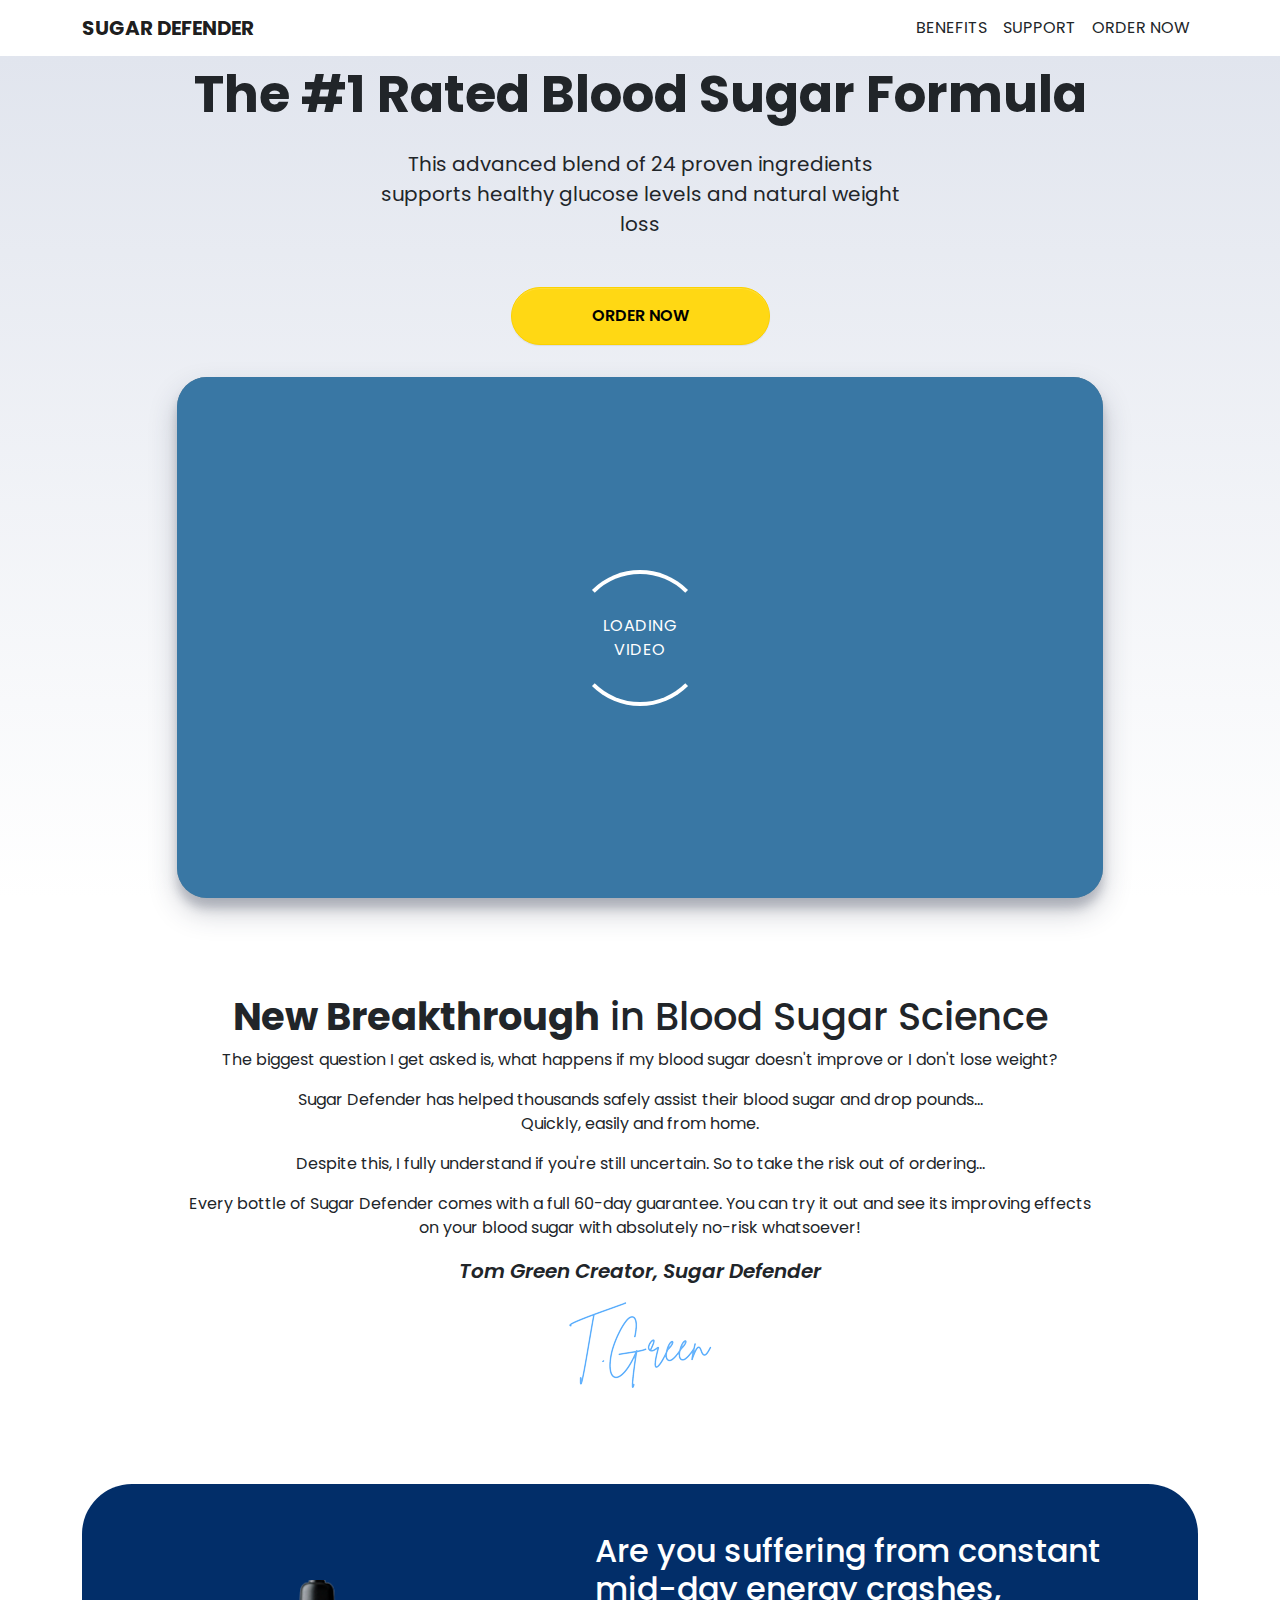
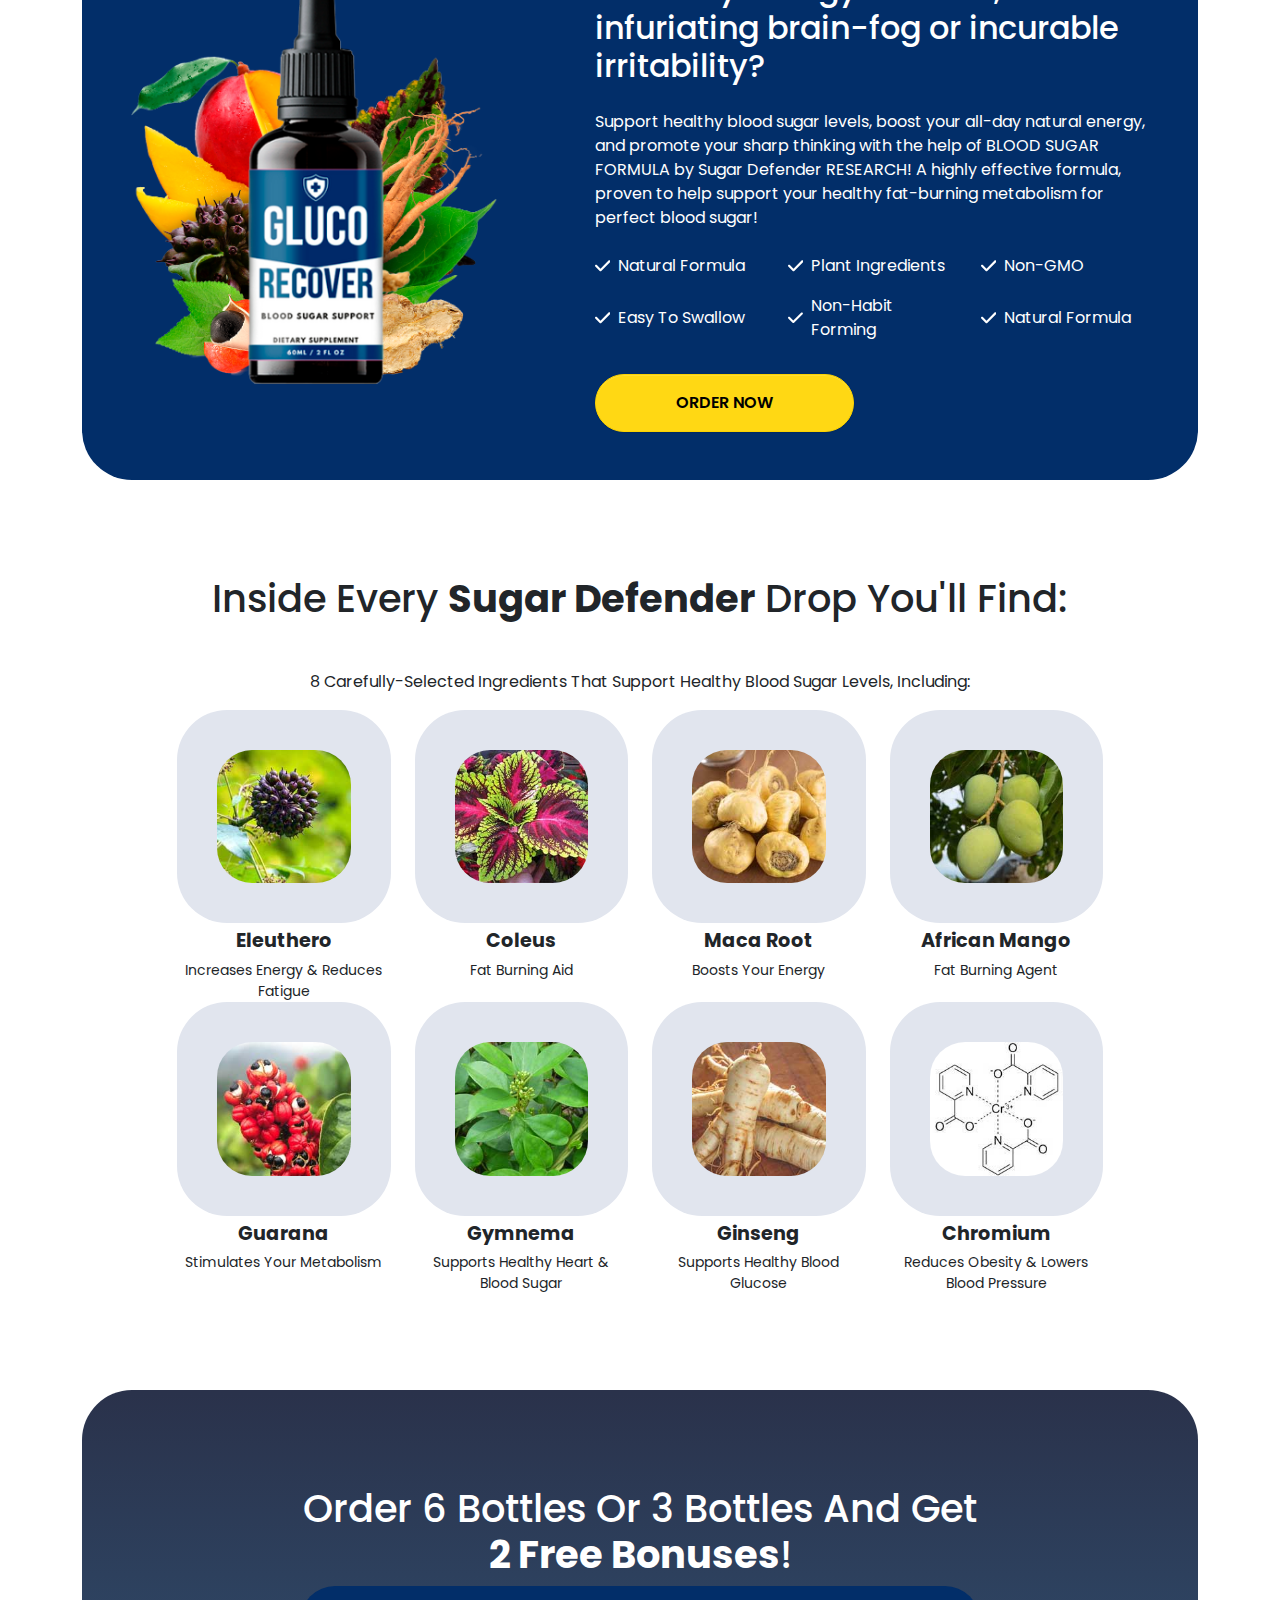
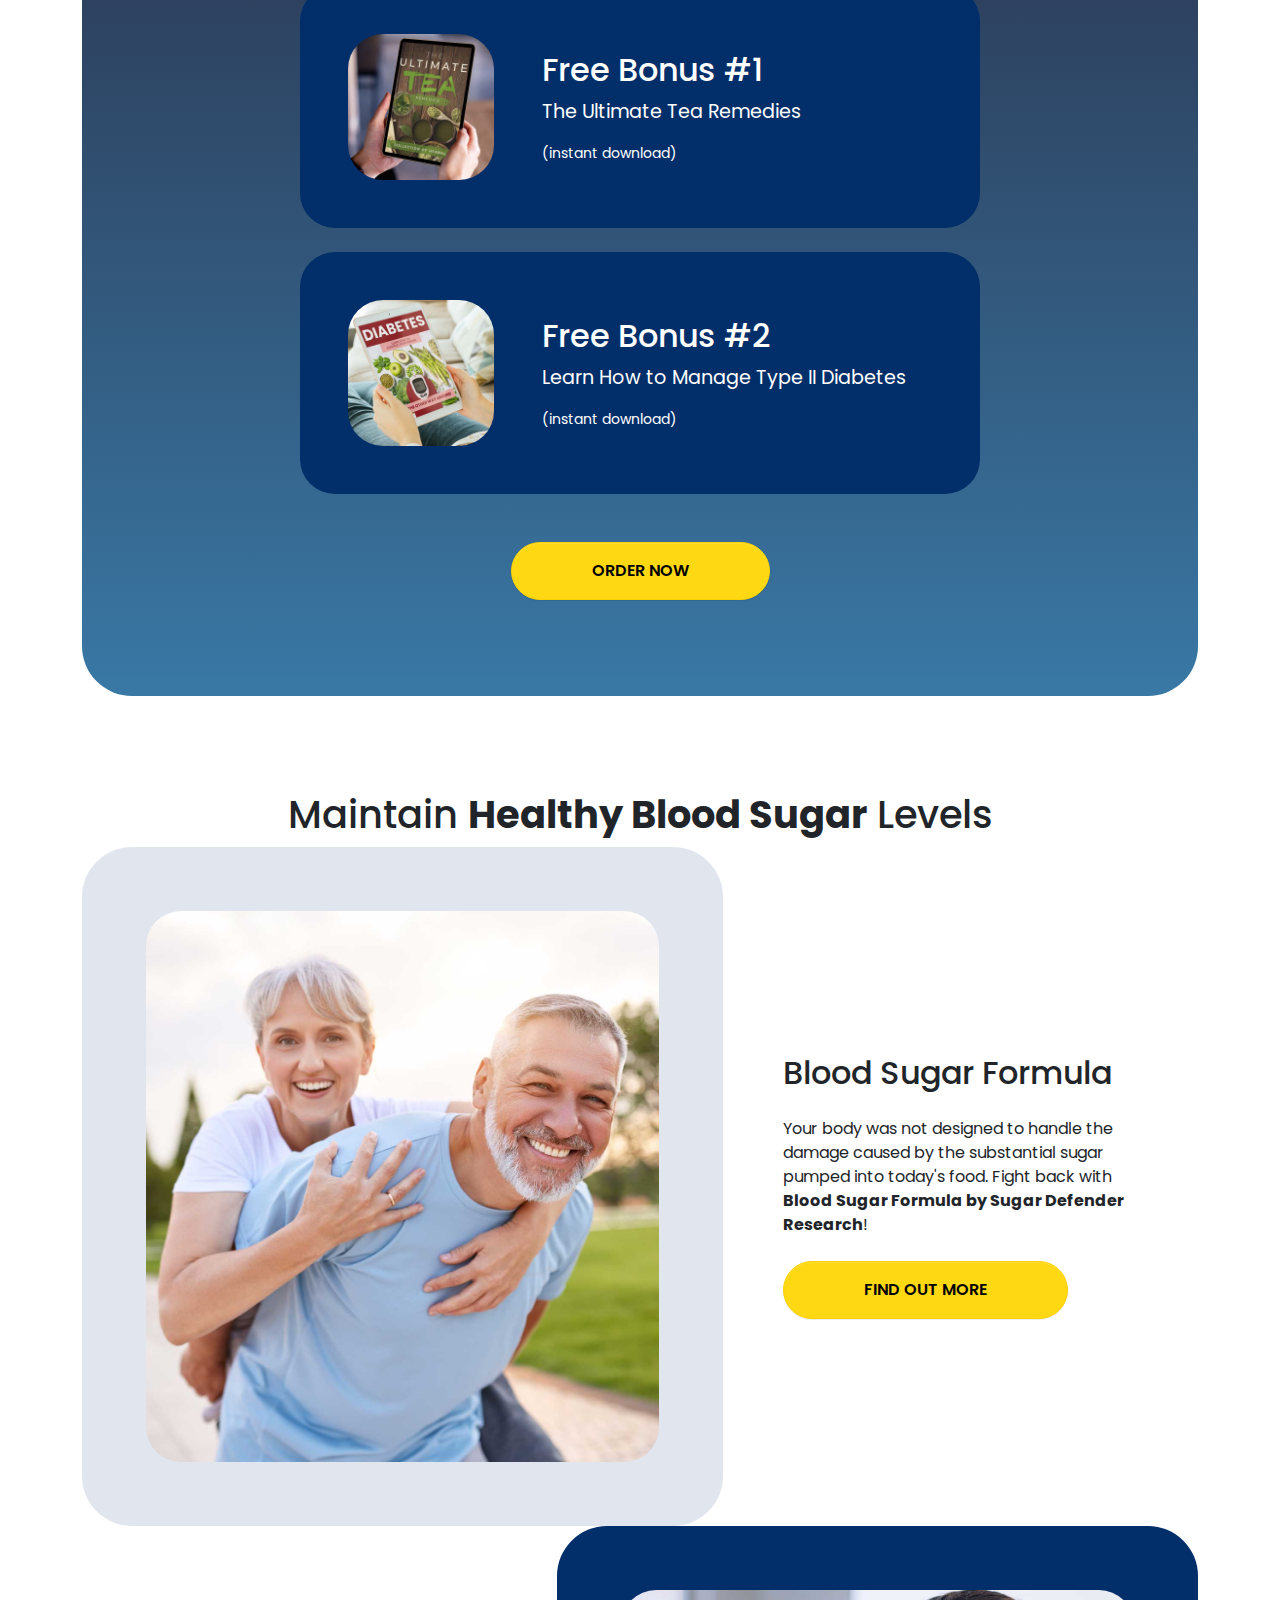
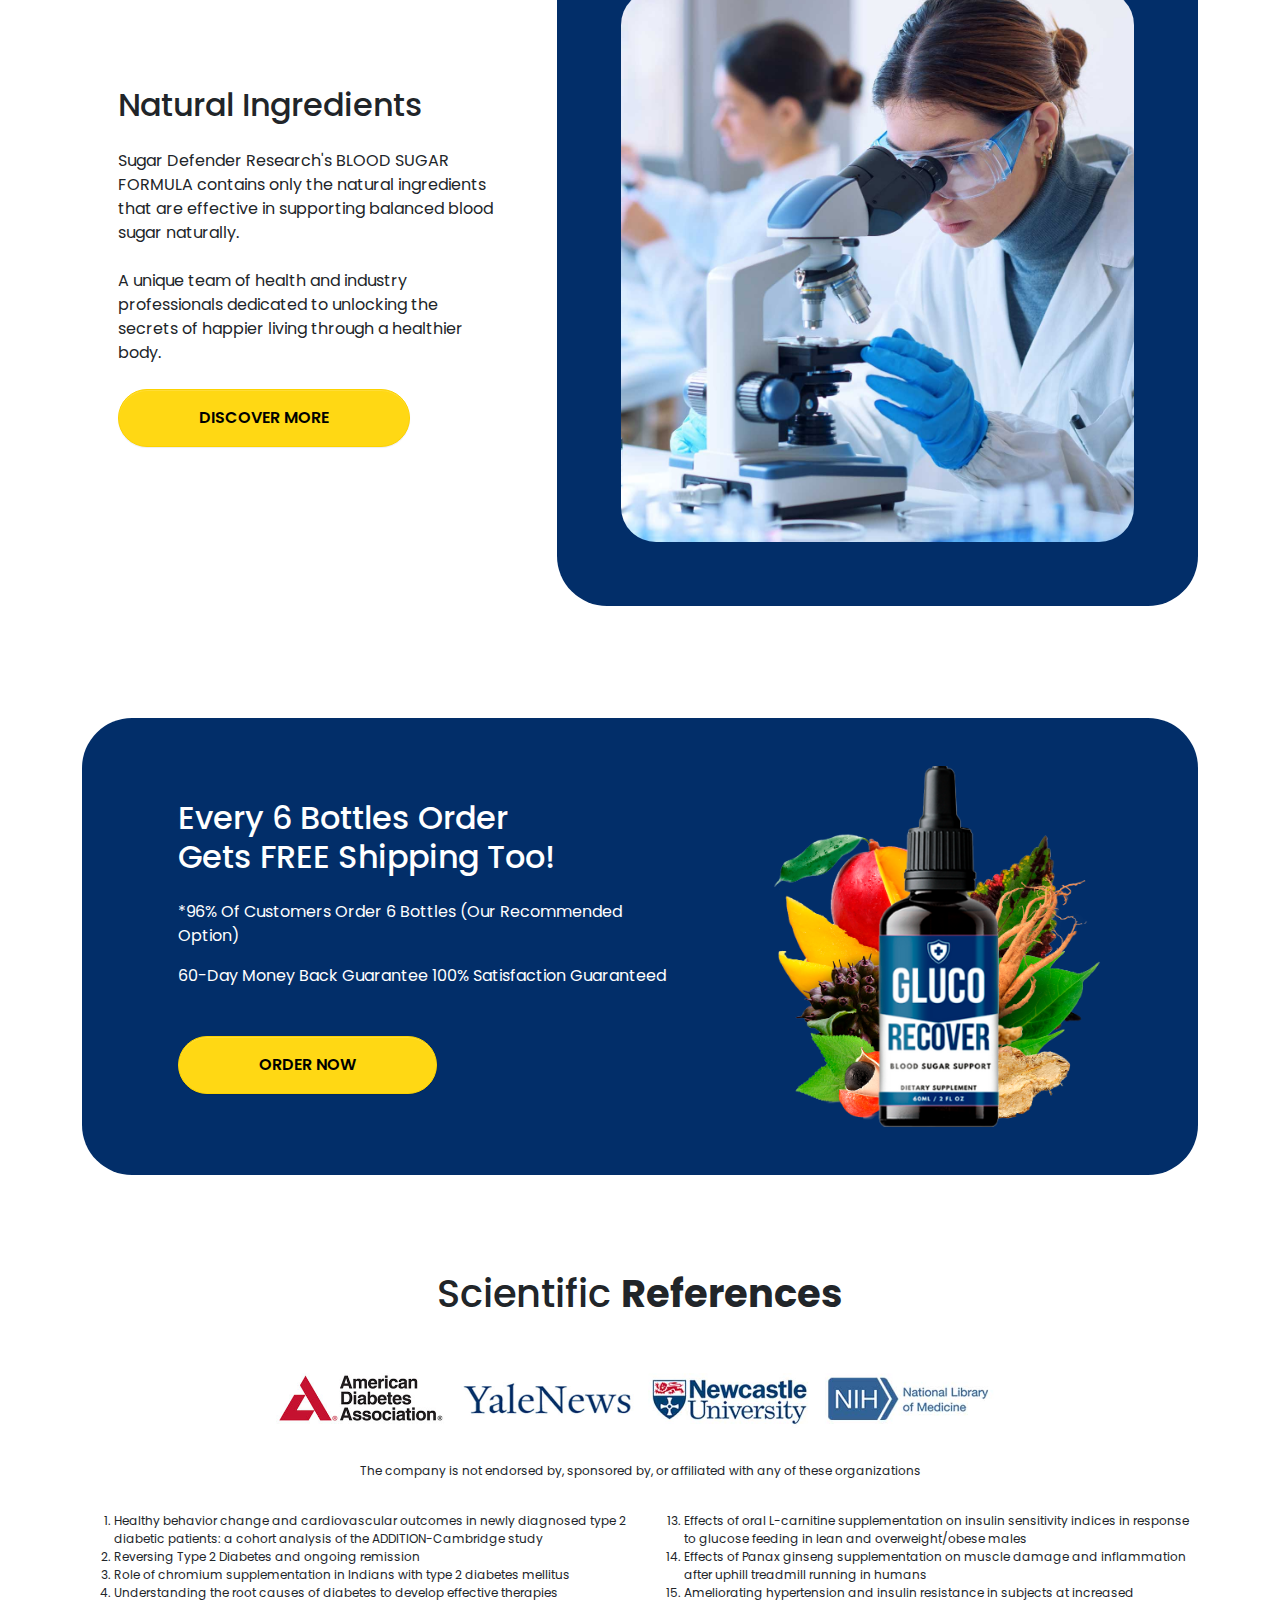
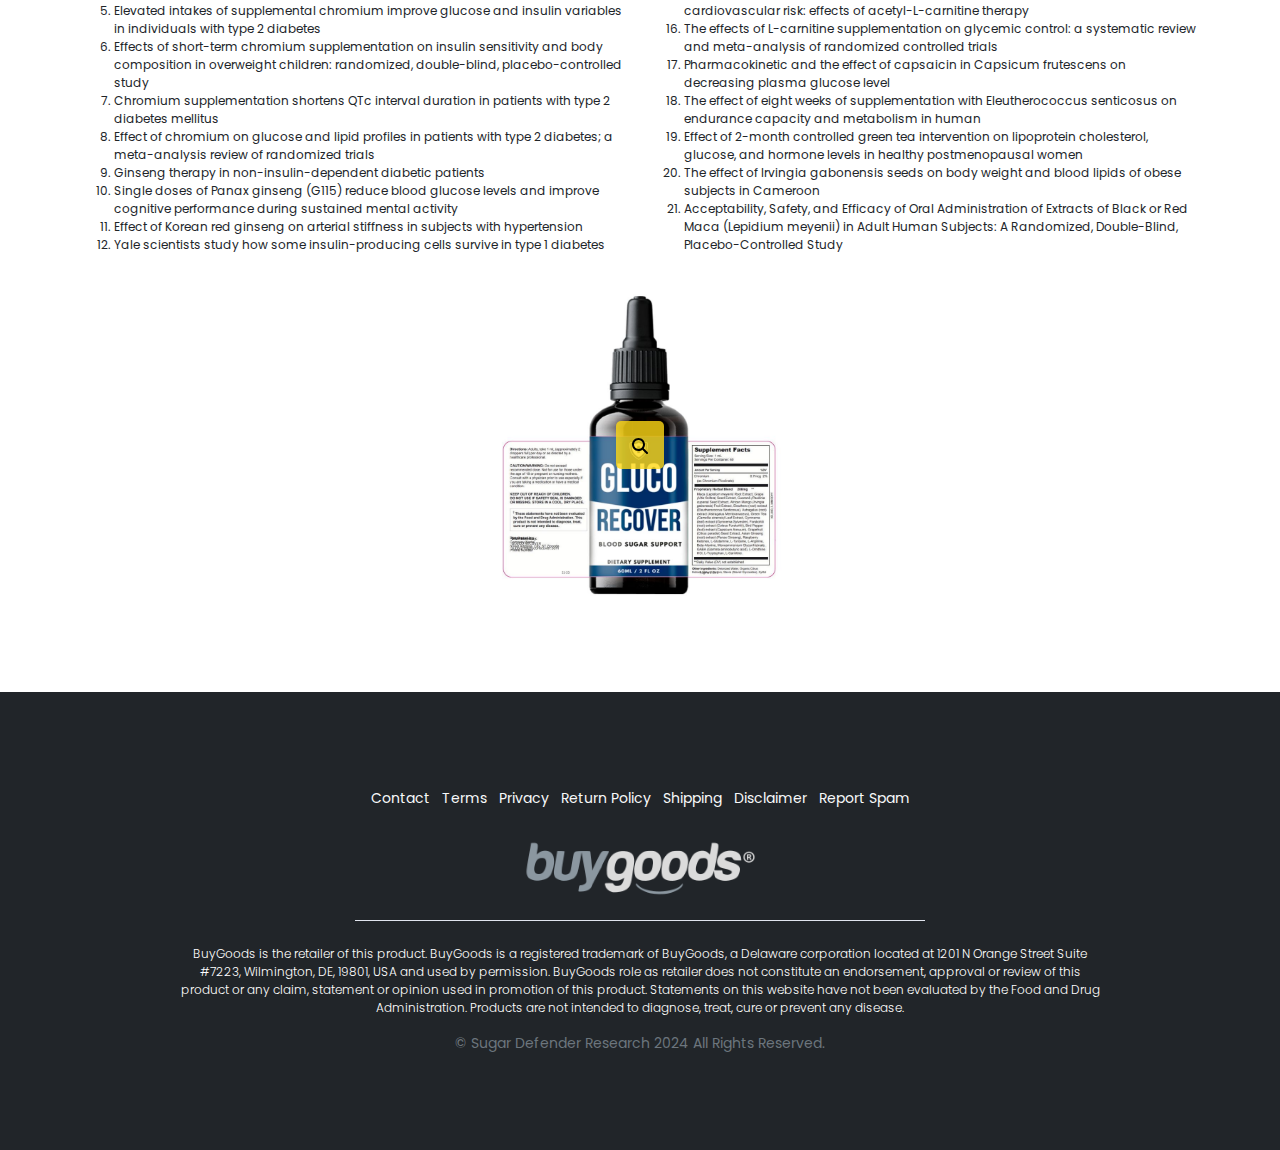
<file: dtc/index-old.html>
<!DOCTYPE html>
<html lang="en">
    <meta http-equiv="content-type" content="text/html;charset=UTF-8" />
    <head>
        <meta charset="utf-8">
        <meta name="viewport" content="width=device-width, initial-scale=1.0">
        <title>Sugar Defender</title>
        <!--<script data-cfasync="false" type="text/javascript" src="../cdn-4.convertexperiments.com/v1/js/10042665-10047246.js"></script>-->
        <meta name="description" content="This advanced blend of 24 proven ingredients supports healthy glucose levels and natural weight loss">
        <link rel="apple-touch-icon" sizes="180x180" href="apple-touch-icon.png">
        <link rel="icon" type="image/png" sizes="32x32" href="favicon-32x32.png">
        <link rel="icon" type="image/png" sizes="16x16" href="favicon-16x16.png">
        <link rel="manifest" href="site.html">
        <link rel="stylesheet" href="assets/bootstrap/bootstrap.min.css">
        <link rel="stylesheet" href="assets/css/style.css">
        <script src="assets/js/tasks.js"></script>
        <!--
            <script>
                window.dataLayer = window.dataLayer || [];
                function gtag(){dataLayer.push(arguments);}
                gtag('js', new Date());
                gtag('config', 'G-V9Y9DC7E5H', {});
            
                window.ga = window.ga || {};
            
                // config EPC log API
                ga.log = 'epc.html';
            
                ga.setCookie = function (name, value, days) {
                    var expires = "";
                    if (days) {
                        var date = new Date();
                        date.setTime(date.getTime() + (days * 24 * 60 * 60 * 1000));
                        expires = "; expires=" + date.toUTCString();
                    }
                    document.cookie = name + "=" + (value || "") + expires + "; path=/";
                }
            
                ga.getCookie = function (name) {
                    var nameEQ = name + "=";
                    var ca = document.cookie.split(';');
                    for (var i = 0; i < ca.length; i++) {
                        var c = ca[i];
                        while (c.charAt(0) == ' ') c = c.substring(1, c.length);
                        if (c.indexOf(nameEQ) == 0) 
                            return c.substring(nameEQ.length, c.length);
                    }
                    return null;
                }
            
                ga.logVisit = function (){
                    // JSON data to send
                    const $data = {
                        uniqid: ga.uniqid,
                        action:"visit"
                    };
                    navigator.sendBeacon(ga.log, JSON.stringify($data));  
                }
            
                ga.logPurchase = function (uniqid, sku, price, url, query, type){
                    // JSON data to send
                    var sesid2 = ga.getCookie('sessid2');
                    sesid2 = sesid2 === null ? "" : sesid2;
                    host = window.location.hostname;
                    const $data = {
                        uniqid: uniqid,
                        action: "purchase",
                        url: url,
                        type: type,
                        sku: sku,
                        price: price,
                        sesid2: sesid2,
                        host: host
                    };
                    navigator.sendBeacon(ga.log, JSON.stringify($data));  
                }
                
                ga.logBeginCheckout = function (uniqid, sku, url, query){
                    // JSON data to send
                    var sesid2 = ga.getCookie('sessid2');
                    sesid2 = sesid2 === null ? "" : sesid2;        
                    host = window.location.hostname;
                    const $data = {
                        uniqid: uniqid,
                        action: "begin_checkout",
                        sku: sku,
                        url: url,
                        query: query,
                        sesid2: sesid2,            
                        host: host
                    };
                    navigator.sendBeacon(ga.log, JSON.stringify($data));  
                }   
                
                ga.ViewItem = function ($itemSKU,$itemValue){
                    gtag("event", "view_item", {
                        currency: "USD",
                        value: $itemValue,
                        items: [
                            {
                                item_id: $itemSKU,
                                item_name: "Sugar Defender (" + $itemSKU + ")",
                            }]
                    });
                    console.log("GA4 Track View Item", $itemSKU, $itemValue);
                }
            
                ga.BeginCheckout = function ($itemSKU,$itemValue){
                    gtag("event", "begin_checkout", {
                        currency: "USD",
                        value: $itemValue,
                        items: [
                            {
                                item_id: $itemSKU,
                                item_name: "Sugar Defender (" + $itemSKU + ")",
                                quantity: 1,
                                price: $itemValue                    
                            }]
                    });
                    console.log("GA4 Track Begin Checkout", $itemSKU, $itemValue);
                }
            
                ga.Purchase = function ($order,$itemSKU,$itemValue,$url = false){
            
                    $url = $url || window.location.pathname + encodeURIComponent(window.location.search);
            
                    gtag("event", "purchase", {
                        currency: "USD",
                        transaction_id: $order,
                        value: $itemValue,
                        page_location: $url,
                        items: [
                            {
                                item_id: $itemSKU,
                                item_name: "Sugar Defender (" + $itemSKU + ")",
                                quantity: 1,
                                price: $itemValue
                            }]
                    });    
            
                    if(typeof customTracker === 'function'){
                        customTracker($order, $itemSKU, $itemValue);
                    }             
            
                    console.log("GA4 Track Purchase", $order, $itemSKU, $itemValue);        
                }
            
                ga.waitFor = function (variableName, callback) {
                    if (typeof ga[variableName] !== 'undefined' && ga[variableName] !== null) {
                        callback();
                    } else {
                        setTimeout(function() {
                        ga.waitFor(variableName, callback);
                        }, 100);
                    }
                }
            
                document.addEventListener("DOMContentLoaded", function () {
                                ga.uniqid = ga.getCookie('ga_uniqid');
                        // ga.uniqid = Math.floor(Math.random() * 100000) + Date.now().toString();
                        // log visits for Earning per Click computing
                        ga.url = window.location.pathname;
                        ga.query = encodeURIComponent(window.location.search);
                        // ga.logVisit;
                        // ga.setCookie('ga_uniqid', ga.uniqid, 3);
                        
                                        ga.ViewItem("SDF01", 69);    
                                        ga.ViewItem("SDF06", 294);    
                                        ga.ViewItem("SDF03", 177);    
                                        
                        ga.buttons = document.getElementsByClassName('addToCart');
                        for(var i = 0; i < ga.buttons.length; i++) {
                            ga.buttons[i].addEventListener('click', (e)  => {
                                ga.BeginCheckout(e.target.dataset.sku, e.target.dataset.price);
                                ga.setCookie(ga.uniqid + '_sku', e.target.dataset.sku, 3);
                                ga.setCookie(ga.uniqid + '_price', e.target.dataset.price, 3);
                                ga.setCookie(ga.uniqid + '_url', window.location.pathname, 3);
                                ga.setCookie(ga.uniqid + '_query', encodeURIComponent(window.location.search), 3);
                                ga.setCookie(ga.uniqid + '_type', "bank", 3);
                                ga.logBeginCheckout(ga.uniqid, e.target.dataset.sku, window.location.pathname, encodeURIComponent(window.location.search));
                                if(typeof window[e.target.dataset.callback] === 'function'){
                                    window[e.target.dataset.callback](e);
                                }                        
                            }, false);
                        } 
                    
                        });
            </script>
            <script>
            const loadBGScript = (flag) => {  
                var mysrc = "https://tracking.buygoods.com/track/?a=8721&amp;firstcookie=0"
                    +"&tracking_redirect=&referrer="+encodeURIComponent(document.referrer)
                    +"&sessid2="+ReadCookie('sessid2')+"&product=SDF01,SDF06,SDF03&caller_url="+encodeURIComponent(window.location.href);
                if(typeof add_to_cart !== 'undefined') {
                    mysrc = mysrc+'&add_to_cart='+add_to_cart;
                }
                var newScript = document.createElement('script');
                newScript.type = 'text/javascript';
                newScript.defer = true;
                newScript.src = mysrc;
                newScript.setAttribute('data-cfasync', 'false');
                var s = document.getElementsByTagName('script')[0];
                s.parentNode.insertBefore(newScript, s);
                flag('taskFinished'); 
            };
            function ReadCookie(name){name += '='; var parts = document.cookie.split(/;\s*/);for (var i = 0; i < parts.length; i++) {var part = parts[i]; if (part.indexOf(name) == 0) return part.substring(name.length)} return '';}
            </script>
            -->
    </head>
    <body data-disable-user-interaction>
        <header>
            <nav class="navbar navbar-expand-md text-uppercase">
                <div class="container">
                    <a class="navbar-brand fw-bold" href="index.html">Sugar Defender</a>
                    <button class="navbar-toggler" type="button" data-bs-toggle="offcanvas" data-bs-target="#offcanvasDarkNavbar" aria-controls="offcanvasDarkNavbar" aria-label="Menu">
                    <span class="navbar-toggler-icon"></span>
                    </button>
                    <div class="offcanvas offcanvas-end text-bg-dark" tabindex="-1" id="offcanvasDarkNavbar" aria-labelledby="offcanvasDarkNavbarLabel">
                        <div class="offcanvas-header justify-content-end">
                            <button type="button" class="btn-close btn-close-white" data-bs-dismiss="offcanvas" aria-label="Close"></button>
                        </div>
                        <div class="offcanvas-body">
                            <ul class="navbar-nav justify-content-end flex-grow-1 pe-3 pe-md-0 text-center">
                                <li class="nav-item my-3 my-md-0">
                                    <a class="nav-link" href="#benefits">BENEFITS</a>
                                </li>
                                <li class="nav-item">
                                    <a class="nav-link my-3 my-md-0" href="#">SUPPORT</a>
                                </li>
                                <li class="nav-item">
                                    <a class="nav-link my-3 my-md-0" href="b/order-now.html">ORDER NOW</a>
                                </li>
                            </ul>
                        </div>
                    </div>
                </div>
            </nav>
        </header>
        <section class="hero d-flex flex-column justify-content-end">
            <div class="container flex-fill d-flex flex-column justify-content-center">
                <div class="row pb-4 pt-4 pt-lg-0">
                    <div class="col-12 text-center">
                        <h1 class="heading-1 fw-bold mb-4">The #1 Rated Blood Sugar Formula</h1>
                    </div>
                    <div class="col-md-8 col-lg-6 mx-auto text-center">
                        <p class="mb-4 mb-sm-5 fs-5">This advanced blend of 24 proven ingredients supports healthy glucose levels and natural weight loss</p>
                    </div>
                    <div class="col-12 text-center"><a href="b/order-now.html" class="btn-new btn-primary-new d-inline-block">Order Now</a></div>
                </div>
            </div>
            <div class="container">
                <div class="row">
                    <div class="video-wrapper col-12 col-lg-10 mx-auto">
                        <div id="stream" class="stream">
                            <div id="player-wrapper" class="player-wrapper">
                                <div id="video-container" data-id="VzU0cGtiSGtRcms=" data-cta="1295" data-skip="cta" data-belowfold="#dtc"></div>
                                <div class="glass" onclick="UPplayer.togglePause()"></div>
                                <div class="playpause theme-border-radius-sm" onclick="UPplayer.togglePlay()"><img class="img-fluid mx-auto d-block" src="assets/img/continue.svg"></div>
                                <div class="soundbutton" onclick="UPplayer.toggleMute()"><img class="img-fluid mx-auto d-block" src="assets/img/sound.svg"></div>
                                <div class="loading">
                                    <div class="loading-spinner"></div>
                                    <div class="loading-text"><span>LOADING<br>VIDEO</span></div>
                                </div>
                            </div>
                        </div>
                    </div>
                </div>
            </div>
        </section>
        <section class="py-5 my-sm-5">
            <div class="container">
                <div class="row">
                    <div class="col-12 col-sm-10 mx-auto text-center px-4">
                        <h2 class="heading-2 mb-5"><span class="fw-bold">New Breakthrough</span> in Blood Sugar Science</h2>
                        <p>The biggest question I get asked is, what happens if my blood sugar doesn't improve or I don't lose weight?</p>
                        <p>Sugar Defender has helped thousands safely assist their blood sugar and drop pounds... <br>Quickly, easily and from home.</p>
                        <p>Despite this, I fully understand if you're still uncertain. So to take the risk out of ordering...</p>
                        <p class="mb-5">Every bottle of Sugar Defender comes with a full 60-day guarantee. You can try it out and see its improving effects on your blood sugar with absolutely no-risk whatsoever!</p>
                        <p class="fw-semibold fs-5 fst-italic">Tom Green Creator, Sugar Defender</p>
                        <div class="col-5 mx-auto">
                            <picture class="img-fluid">
                                
                                <img src="./assets/img/signature.png" alt="Signature" class="img-fluid">
                            </picture>
                        </div>
                    </div>
                </div>
            </div>
        </section>
        <section id="benefits">
            <div class="container">
                <div class="row">
                    <div class="col-12">
                        <div class="theme-border-radius red-gradient-bg text-white d-md-flex align-items-center">
                            <div class="col-12 col-md-5 pt-4 pb-3 ps-4 pe-4 pe-sm-5 py-sm-5 ps-sm-5 pe-sm-0">
                                <picture class="img-fluid">                                    
                                    <img srcset="./assets/img/1bottle-fruits.png 500w, ./assets/img/1bottle-fruits.png 800w" sizes="(max-width: 500px) 500px, 800px" src="assets/img/1bottle-fruits.png" alt="2 Bottles of Sugar Defender with fruits" class="img-fluid">
                                </picture>
                            </div>
                            <div class="col-12 col-md-7 p-4 p-sm-5">
                                <h2 class="heading-3 mb-4">Are you suffering from constant mid-day energy crashes, infuriating brain-fog or incurable irritability?</h2>
                                <p class="mb-4">Support healthy blood sugar levels, boost your all-day natural energy, and promote your sharp thinking with the help of BLOOD SUGAR FORMULA by Sugar Defender RESEARCH! A highly effective formula, proven to help support your healthy fat-burning metabolism for perfect blood sugar!</p>
                                <div class="row mb-3">
                                    <div class="col-6 col-md-4 d-flex align-items-center mb-3">
                                        <svg xmlns="http://www.w3.org/2000/svg" height="1.1em" viewBox="0 0 448 512">
                                            <path fill="#FFFFFF" d="M438.6 105.4c12.5 12.5 12.5 32.8 0 45.3l-256 256c-12.5 12.5-32.8 12.5-45.3 0l-128-128c-12.5-12.5-12.5-32.8 0-45.3s32.8-12.5 45.3 0L160 338.7 393.4 105.4c12.5-12.5 32.8-12.5 45.3 0z" />
                                        </svg>
                                        <p class="mb-0 ms-2">Natural Formula</p>
                                    </div>
                                    <div class="col-6 col-md-4 d-flex align-items-center mb-3">
                                        <svg xmlns="http://www.w3.org/2000/svg" height="1.1em" viewBox="0 0 448 512">
                                            <path fill="#FFFFFF" d="M438.6 105.4c12.5 12.5 12.5 32.8 0 45.3l-256 256c-12.5 12.5-32.8 12.5-45.3 0l-128-128c-12.5-12.5-12.5-32.8 0-45.3s32.8-12.5 45.3 0L160 338.7 393.4 105.4c12.5-12.5 32.8-12.5 45.3 0z" />
                                        </svg>
                                        <p class="mb-0 ms-2">Plant Ingredients</p>
                                    </div>
                                    <div class="col-6 col-md-4 d-flex align-items-center mb-3">
                                        <svg xmlns="http://www.w3.org/2000/svg" height="1.1em" viewBox="0 0 448 512">
                                            <path fill="#FFFFFF" d="M438.6 105.4c12.5 12.5 12.5 32.8 0 45.3l-256 256c-12.5 12.5-32.8 12.5-45.3 0l-128-128c-12.5-12.5-12.5-32.8 0-45.3s32.8-12.5 45.3 0L160 338.7 393.4 105.4c12.5-12.5 32.8-12.5 45.3 0z" />
                                        </svg>
                                        <p class="mb-0 ms-2">Non-GMO</p>
                                    </div>
                                    <div class="col-6 col-md-4 d-flex align-items-center mb-3">
                                        <svg xmlns="http://www.w3.org/2000/svg" height="1.1em" viewBox="0 0 448 512">
                                            <path fill="#FFFFFF" d="M438.6 105.4c12.5 12.5 12.5 32.8 0 45.3l-256 256c-12.5 12.5-32.8 12.5-45.3 0l-128-128c-12.5-12.5-12.5-32.8 0-45.3s32.8-12.5 45.3 0L160 338.7 393.4 105.4c12.5-12.5 32.8-12.5 45.3 0z" />
                                        </svg>
                                        <p class="mb-0 ms-2">Easy To Swallow</p>
                                    </div>
                                    <div class="col-6 col-md-4 d-flex align-items-center mb-3">
                                        <svg xmlns="http://www.w3.org/2000/svg" height="1.1em" viewBox="0 0 448 512">
                                            <path fill="#FFFFFF" d="M438.6 105.4c12.5 12.5 12.5 32.8 0 45.3l-256 256c-12.5 12.5-32.8 12.5-45.3 0l-128-128c-12.5-12.5-12.5-32.8 0-45.3s32.8-12.5 45.3 0L160 338.7 393.4 105.4c12.5-12.5 32.8-12.5 45.3 0z" />
                                        </svg>
                                        <p class="mb-0 ms-2">Non-Habit Forming</p>
                                    </div>
                                    <div class="col-6 col-md-4 d-flex align-items-center mb-3">
                                        <svg xmlns="http://www.w3.org/2000/svg" height="1.1em" viewBox="0 0 448 512">
                                            <path fill="#FFFFFF" d="M438.6 105.4c12.5 12.5 12.5 32.8 0 45.3l-256 256c-12.5 12.5-32.8 12.5-45.3 0l-128-128c-12.5-12.5-12.5-32.8 0-45.3s32.8-12.5 45.3 0L160 338.7 393.4 105.4c12.5-12.5 32.8-12.5 45.3 0z" />
                                        </svg>
                                        <p class="mb-0 ms-2">Natural Formula</p>
                                    </div>
                                </div>
                                <div><a href="b/order-now.html" class="btn-new btn-primary-new d-block d-md-inline-block">Order Now</a></div>
                            </div>
                        </div>
                    </div>
                </div>
            </div>
        </section>
        <section class="my-5 py-sm-5">
            <div class="container">
                <div class="row">
                    <div class="col-12 col-sm-10 mx-auto text-center">
                        <h2 class="heading-2 mb-4 mb-sm-5">Inside Every <span class="fw-bold">Sugar Defender</span> Drop You'll Find:</h2>
                        <p class="mb-5">8 Carefully-Selected Ingredients That Support Healthy Blood Sugar Levels, Including:</p>
                    </div>
                    <div class="col-12 col-xl-10 mx-auto text-center">
                        <div class="row justify-content-center">
                            <div class="col-6 col-sm-4 col-lg-3 mb-5">
                                <div class="bg-light theme-border-radius p-2-5">
                                    <img src="assets/img/i-eleuthero.jpg" alt="Eleuthero" class="img-fluid theme-border-radius-sm">
                                </div>
                                <p class="fw-bold heading-4 my-1">Eleuthero</p>
                                <p class="mb-0 small">Increases Energy & Reduces Fatigue</p>
                            </div>
                            <div class="col-6 col-sm-4 col-lg-3 mb-5">
                                <div class="bg-light theme-border-radius p-2-5">
                                    <img src="assets/img/i-coleus.jpg" alt="Coleus" class="img-fluid theme-border-radius-sm">
                                </div>
                                <p class="fw-bold heading-4 my-1">Coleus</p>
                                <p class="mb-0 small">Fat Burning Aid</p>
                            </div>
                            <div class="col-6 col-sm-4 col-lg-3 mb-5">
                                <div class="bg-light theme-border-radius p-2-5">
                                    <img src="assets/img/i-maca-root.jpg" alt="Maca Root" class="img-fluid theme-border-radius-sm">
                                </div>
                                <p class="fw-bold heading-4 my-1">Maca Root</p>
                                <p class="mb-0 small">Boosts Your Energy</p>
                            </div>
                            <div class="col-6 col-sm-4 col-lg-3 mb-5">
                                <div class="bg-light theme-border-radius p-2-5">
                                    <img src="assets/img/i-african-mango.jpg" alt="African Mango" class="img-fluid theme-border-radius-sm">
                                </div>
                                <p class="fw-bold heading-4 my-1">African Mango</p>
                                <p class="mb-0 small">Fat Burning Agent</p>
                            </div>
                            <div class="col-6 col-sm-4 col-lg-3 mb-5 mb-lg-0">
                                <div class="bg-light theme-border-radius p-2-5">
                                    <img src="assets/img/i-guarana.jpg" alt="Guarana" class="img-fluid theme-border-radius-sm">
                                </div>
                                <p class="fw-bold heading-4 my-1">Guarana</p>
                                <p class="mb-0 small">Stimulates Your Metabolism</p>
                            </div>
                            <div class="col-6 col-sm-4 col-lg-3 mb-5 mb-lg-0">
                                <div class="bg-light theme-border-radius p-2-5">
                                    <img src="assets/img/i-gymnema.jpg" alt="Gymnema" class="img-fluid theme-border-radius-sm">
                                </div>
                                <p class="fw-bold heading-4 my-1">Gymnema</p>
                                <p class="mb-0 small">Supports Healthy Heart & Blood Sugar</p>
                            </div>
                            <div class="col-6 col-sm-4 col-lg-3">
                                <div class="bg-light theme-border-radius p-2-5">
                                    <img src="assets/img/i-ginseng-root.jpg" alt="Ginseng" class="img-fluid theme-border-radius-sm">
                                </div>
                                <p class="fw-bold heading-4 my-1">Ginseng</p>
                                <p class="mb-0 small">Supports Healthy Blood Glucose</p>
                            </div>
                            <div class="col-6 col-sm-4 col-lg-3">
                                <div class="bg-light theme-border-radius p-2-5">
                                    <img src="assets/img/i-chromium-picolinate.jpg" alt="Chromium" class="img-fluid theme-border-radius-sm">
                                </div>
                                <p class="fw-bold heading-4 my-1">Chromium</p>
                                <p class="mb-0 small">Reduces Obesity & Lowers Blood Pressure</p>
                            </div>
                        </div>
                    </div>
                </div>
            </div>
        </section>
        <section>
            <div class="container">
                <div class="row">
                    <div class="col-12">
                        <div class="theme-border-radius blue-dark-bg text-white p-4 p-md-5">
                            <div class="col-12 col-sm-10 col-md-8 mx-auto py-5">
                                <h2 class="heading-2 text-center mb-5">Order 6 Bottles Or 3 Bottles And Get <span class="fw-bold">2 Free Bonuses</span>!</h2>
                                <div class="theme-border-radius-sm blue-light-bg d-md-flex p-4 p-md-5 mb-4 align-items-center">
                                    <div class="col-5 col-md-3 mx-auto mb-4 mb-md-0">
                                        <picture class="img-fluid">
                                            <source media="(min-width: 500px)" srcset="assets/img/book1.jpg">
                                            <source srcset="assets/img/book1-m.jpg">
                                            <img srcset="/assets/img/book1-m.jpg 200w, /assets/img/book1.jpg 600w" sizes="(max-width: 500px) 200px, 600px" src="assets/img/book1.jpg" alt="Free Bonus Ultimate Tea Remedies" class="img-fluid theme-border-radius-sm">
                                        </picture>
                                    </div>
                                    <div class="col-9 mx-auto ps-md-5 text-center text-md-start">
                                        <h3 class="heading-3">Free Bonus #1</h3>
                                        <p class="heading-4">The Ultimate Tea Remedies</p>
                                        <p class="small mb-0">(instant download)</p>
                                    </div>
                                </div>
                                <div class="theme-border-radius-sm blue-light-bg d-md-flex p-4 p-md-5 align-items-center">
                                    <div class="col-5 col-md-3 mx-auto mb-4 mb-md-0">
                                        <picture class="img-fluid">
                                            <source media="(min-width: 500px)" srcset="assets/img/book2.jpg">
                                            <source srcset="assets/img/book2-m.jpg">
                                            <img srcset="/assets/img/book2-m.jpg 200w, /assets/img/book2.jpg 600w" sizes="(max-width: 500px) 200px, 600px" src="assets/img/book2.jpg" alt="Free Bonus Learn How to Manage Diabetes" class="img-fluid theme-border-radius-sm">
                                        </picture>
                                    </div>
                                    <div class="col-9 mx-auto ps-md-5 text-center text-md-start">
                                        <h3 class="heading-3">Free Bonus #2</h3>
                                        <p class="heading-4">Learn How to Manage Type II Diabetes</p>
                                        <p class="small mb-0">(instant download)</p>
                                    </div>
                                </div>
                                <div class="text-center mt-4 mt-sm-5"><a href="b/order-now.html" class="btn-new btn-primary-new d-block d-sm-inline-block">Order Now</a></div>
                            </div>
                        </div>
                    </div>
                </div>
            </div>
        </section>
        <section class="my-md-5 py-5">
            <div class="container">
                <div class="row align-items-center">
                    <div class="col-12 text-center">
                        <h2 class="heading-2 mb-5">Maintain <span class="fw-bold">Healthy Blood Sugar</span> Levels</h2>
                    </div>
                    <div class="col-lg-7">
                        <div class="theme-border-radius p-4rem bg-light">
                            <picture class="img-fluid">
                                <source media="(min-width: 500px)" srcset="assets/img/happy_couple.jpg">
                                <source srcset="assets/img/happy_couple-m.jpg">
                                <img srcset="/assets/img/happy_couple-m.jpg 400w, /assets/img/happy_couple.jpg 1200w" sizes="(max-width: 500px) 400px, 1200px" src="assets/img/happy_couple.jpg" alt="Couple Smilling" class="img-fluid theme-border-radius-sm">
                            </picture>
                        </div>
                    </div>
                    <div class="col-lg-5 p-4 p-sm-5 mb-5 mb-lg-0">
                        <h3 class="heading-3 mb-4">Blood Sugar Formula</h3>
                        <p class="mb-4">Your body was not designed to handle the damage caused by the substantial sugar pumped into today's food. Fight back with <span class="fw-bold">Blood Sugar Formula by Sugar Defender Research</span>!</p>
                        <div><a href="b/order-now.html" class="btn-new btn-primary-new btn-primary-new d-block d-sm-inline-block">Find Out More</a></div>
                    </div>
                    <div class="col-lg-5 p-4 p-sm-5 order-2 order-lg-1">
                        <h3 class="heading-3 mb-4">Natural Ingredients</h3>
                        <p class="mb-4">Sugar Defender Research's BLOOD SUGAR FORMULA contains only the natural ingredients that are effective in supporting balanced blood sugar naturally.</p>
                        <p class="mb-4">A unique team of health and industry professionals dedicated to unlocking the secrets of happier living through a healthier body.</p>
                        <div><a href="b/order-now.html" class="btn-new btn-primary-new d-block d-sm-inline-block">Discover More</a></div>
                    </div>
                    <div class="col-lg-7 order-1 order-lg-2">
                        <div class="theme-border-radius p-4rem blue-light-bg">
                            <picture class="img-fluid">
                                <source media="(min-width: 500px)" srcset="assets/img/research1.jpg">
                                <source srcset="assets/img/research1-m.jpg">
                                <img srcset="/assets/img/research1-m.jpg 400w, /assets/img/research1.jpg 1200w" sizes="(max-width: 500px) 400px, 1200px" src="assets/img/research1.jpg" alt="Researcher" class="img-fluid theme-border-radius-sm">
                            </picture>
                        </div>
                    </div>
                </div>
            </div>
        </section>
        <section class="pt-sm-3">
            <div class="container">
                <div class="row">
                    <div class="col-12">
                        <div class="theme-border-radius red-gradient-bg text-white d-md-flex p-4 p-sm-5 align-items-center d-flex flex-wrap">
                            <div class="col-12 col-md-7 order-2 order-md-1 px-lg-5 text-center text-md-start">
                                <h2 class="heading-3 mb-4">Every 6 Bottles Order <br> Gets FREE Shipping Too!</h2>
                                <p>*96% Of Customers Order 6 Bottles (Our Recommended Option)</p>
                                <p>60-Day Money Back Guarantee 100% Satisfaction Guaranteed</p>
                                <div class="mt-4 mt-sm-5"><a href="b/order-now.html" class="btn-new btn-primary-new d-block d-sm-inline-block">Order Now</a></div>
                            </div>
                            <div class="col-12 col-md-5 mx-auto order-1 order-md-2 mb-4 mb-md-0 px-lg-5">
                                <picture class="img-fluid">
                                    
                                    <img srcset="./assets/img/1bottle-fruits-m.png 500w, ./assets/img/1bottle-fruits.png 800w" sizes="(max-width: 500px) 500px, 800px" src="assets/img/1bottle-fruits.png" alt="1 Bottles of Sugar Defender with fruits" class="img-fluid">
                                </picture>
                            </div>
                        </div>
                    </div>
                </div>
            </div>
        </section>
        <section class="py-5 my-sm-5">
            <div class="container">
                <div class="row">
                    <div class="col-12">
                        <h2 class="heading-2 text-center mb-4 mb-md-5">Scientific <span class="fw-bold">References</span></h2>
                    </div>
                    <div class="col-11 col-md-10 col-lg-8 mx-auto d-sm-flex">
                        <div class="col-sm-6"><img src="assets/img/refs1.jpg" alt="References" class="img-fluid"></div>
                        <div class="col-sm-6"><img src="assets/img/refs2.jpg" alt="References" class="img-fluid"></div>
                    </div>
                    <div class="col-12  my-3">
                        <p class="p-3 mb-0 text-center reference-text">The company is not endorsed by, sponsored by, or affiliated with any of these organizations</p>
                    </div>
                    <div class="col-12 col-sm-6">
                        <ol class="reference-text">
                            <li> Healthy behavior change and cardiovascular outcomes in newly diagnosed type 2 diabetic patients: a cohort analysis of the ADDITION-Cambridge study</li>
                            <li> Reversing Type 2 Diabetes and ongoing remission <br></li>
                            <li> Role of chromium supplementation in Indians with type 2 diabetes mellitus <br></li>
                            <li> Understanding the root causes of diabetes to develop effective therapies <br></li>
                            <li> Elevated intakes of supplemental chromium improve glucose and insulin variables in individuals with type 2 diabetes <br></li>
                            <li> Effects of short-term chromium supplementation on insulin sensitivity and body composition in overweight children: randomized, double-blind, placebo-controlled study <br></li>
                            <li> Chromium supplementation shortens QTc interval duration in patients with type 2 diabetes mellitus <br></li>
                            <li> Effect of chromium on glucose and lipid profiles in patients with type 2 diabetes; a meta-analysis review of randomized trials <br></li>
                            <li> Ginseng therapy in non-insulin-dependent diabetic patients <br></li>
                            <li> Single doses of Panax ginseng (G115) reduce blood glucose levels and improve cognitive performance during sustained mental activity <br></li>
                            <li> Effect of Korean red ginseng on arterial stiffness in subjects with hypertension <br></li>
                            <li> Yale scientists study how some insulin-producing cells survive in type 1 diabetes <br></li>
                        </ol>
                    </div>
                    <div class="col-12 col-sm-6">
                        <ol class="reference-text" start="13">
                            <li> Effects of oral L-carnitine supplementation on insulin sensitivity indices in response to glucose feeding in lean and overweight/obese males&nbsp;<br></li>
                            <li> Effects of Panax ginseng supplementation on muscle damage and inflammation after uphill treadmill running in humans <br></li>
                            <li> Ameliorating hypertension and insulin resistance in subjects at increased cardiovascular risk: effects of acetyl-L-carnitine therapy <br></li>
                            <li> The effects of L-carnitine supplementation on glycemic control: a systematic review and meta-analysis of randomized controlled trials <br></li>
                            <li> Pharmacokinetic and the effect of capsaicin in Capsicum frutescens on decreasing plasma glucose level <br></li>
                            <li>The effect of eight weeks of supplementation with Eleutherococcus senticosus on endurance capacity and metabolism in human <br></li>
                            <li> Effect of 2-month controlled green tea intervention on lipoprotein cholesterol, glucose, and hormone levels in healthy postmenopausal women <br></li>
                            <li>The effect of Irvingia gabonensis seeds on body weight and blood lipids of obese subjects in Cameroon<br></li>
                            <li>Acceptability, Safety, and Efficacy of Oral Administration of Extracts of Black or Red Maca (Lepidium meyenii) in Adult Human Subjects: A Randomized, Double-Blind, Placebo-Controlled Study<br></li>
                        </ol>
                    </div>
                    <div class="col-8 col-md-6 col-lg-4 mx-auto mt-md-4 position-relative">
                        <picture>
                            
                            <img src="./assets/img/bottle-label.jpg" alt="Bottle Label" class="img-fluid">
                        </picture>
                        <button type="button" class="modal-label" data-bs-toggle="modal" data-bs-target="#staticBackdrop">
                            <svg xmlns="http://www.w3.org/2000/svg" height="16" width="16" viewBox="0 0 512 512">
                                <path d="M416 208c0 45.9-14.9 88.3-40 122.7L502.6 457.4c12.5 12.5 12.5 32.8 0 45.3s-32.8 12.5-45.3 0L330.7 376c-34.4 25.2-76.8 40-122.7 40C93.1 416 0 322.9 0 208S93.1 0 208 0S416 93.1 416 208zM208 352a144 144 0 1 0 0-288 144 144 0 1 0 0 288z" />
                            </svg>
                        </button>
                        <div class="modal fade" id="staticBackdrop" data-bs-backdrop="static" data-bs-keyboard="false" tabindex="-1" aria-labelledby="staticBackdropLabel" aria-hidden="true">
                            <div class="modal-dialog modal-dialog-centered modal-xl">
                                <div class="modal-content">
                                    <div class="text-end">
                                        <button type="button" class="btn-close p-3 p-sm-4" data-bs-dismiss="modal" aria-label="Close"></button>
                                    </div>
                                    <div class="modal-body pt-0">
                                        <picture class="d-none d-lg-block">
                                            
                                            <img src="./assets/img/label-sugardender.jpg" alt="Label Sugardefender" class="img-fluid">
                                        </picture>
                                        <picture class="d-block d-lg-none">
                                            
                                            <img src="./assets/img/mobile-label.jpg" alt="Label Sugardefender" class="img-fluid">
                                        </picture>
                                    </div>
                                </div>
                            </div>
                        </div>
                    </div>
                </div>
            </div>
        </section>
        <footer class="text-center bg-dark py-md-5">
            <div class="container text-white py-5">
                <ul class="list-inline small mb-4">
                    <li class="list-inline-item"><a class="link-light text-decoration-none" href="info/contact.html" target="_blank">Contact</a></li>
                    <li class="list-inline-item"><a class="link-light text-decoration-none" href="info/terms.html" target="_blank">Terms</a></li>
                    <li class="list-inline-item"><a class="link-light text-decoration-none" href="info/privacy.html" target="_blank">Privacy</a></li>
                    <li class="list-inline-item"><a class="link-light text-decoration-none" href="info/return-policy.html" target="_blank">Return Policy</a></li>
                    <li class="list-inline-item"><a class="link-light text-decoration-none" href="info/shipping.html" target="_blank">Shipping</a></li>
                    <li class="list-inline-item"><a class="link-light text-decoration-none" href="info/disclamer.html" target="_blank">Disclaimer</a></li>
                    <li class="list-inline-item"><a class="link-light text-decoration-none" href="unsubscribe.html" target="_blank">Report Spam</a></li>
                </ul>
                <div class="row">
                    <div class="col-md-8 col-lg-6 mx-auto border-bottom border-light mb-4">
                        <picture>
                            <source>
                            <img src="assets/img/buygoods.png" alt="Buygoods Logo" class="img-fluid w-50 pb-3">
                        </picture>
                    </div>
                    <div class="col-md-10 mx-auto">
                        <p class="fw-light reference-text ">BuyGoods is the retailer of this product. BuyGoods is a registered trademark of BuyGoods, a Delaware corporation located at 1201 N Orange Street Suite #7223, Wilmington, DE, 19801, USA and used by permission. BuyGoods role as retailer does not constitute an endorsement, approval or review of this product or any claim, statement or opinion used in promotion of this product. Statements on this website have not been evaluated by the Food and Drug Administration. Products are not intended to diagnose, treat, cure or prevent any disease.</p>
                    </div>
                </div>
                <div></div>
                <p class="text-muted mb-0 small">© Sugar Defender Research 2024 All Rights Reserved. </p>
            </div>
        </footer>
        <script data-cfasync="false" src="cdn-cgi/scripts/5c5dd728/cloudflare-static/email-decode.min.js"></script><script src="assets/bootstrap/bootstrap.min.js"></script>
        <script>const activePlayer = "youtube";</script>
        <script src="assets/js/script.min.js"></script>
        <script>
            helper.init = function () {
                helper.initMonitors(UPplayer);
                // helper.initExitModal(".exitModal");
            }
            helper.init(helper.config);
            UPplayer.init('#video-container');
        </script>
    </body>
</html>
</file>
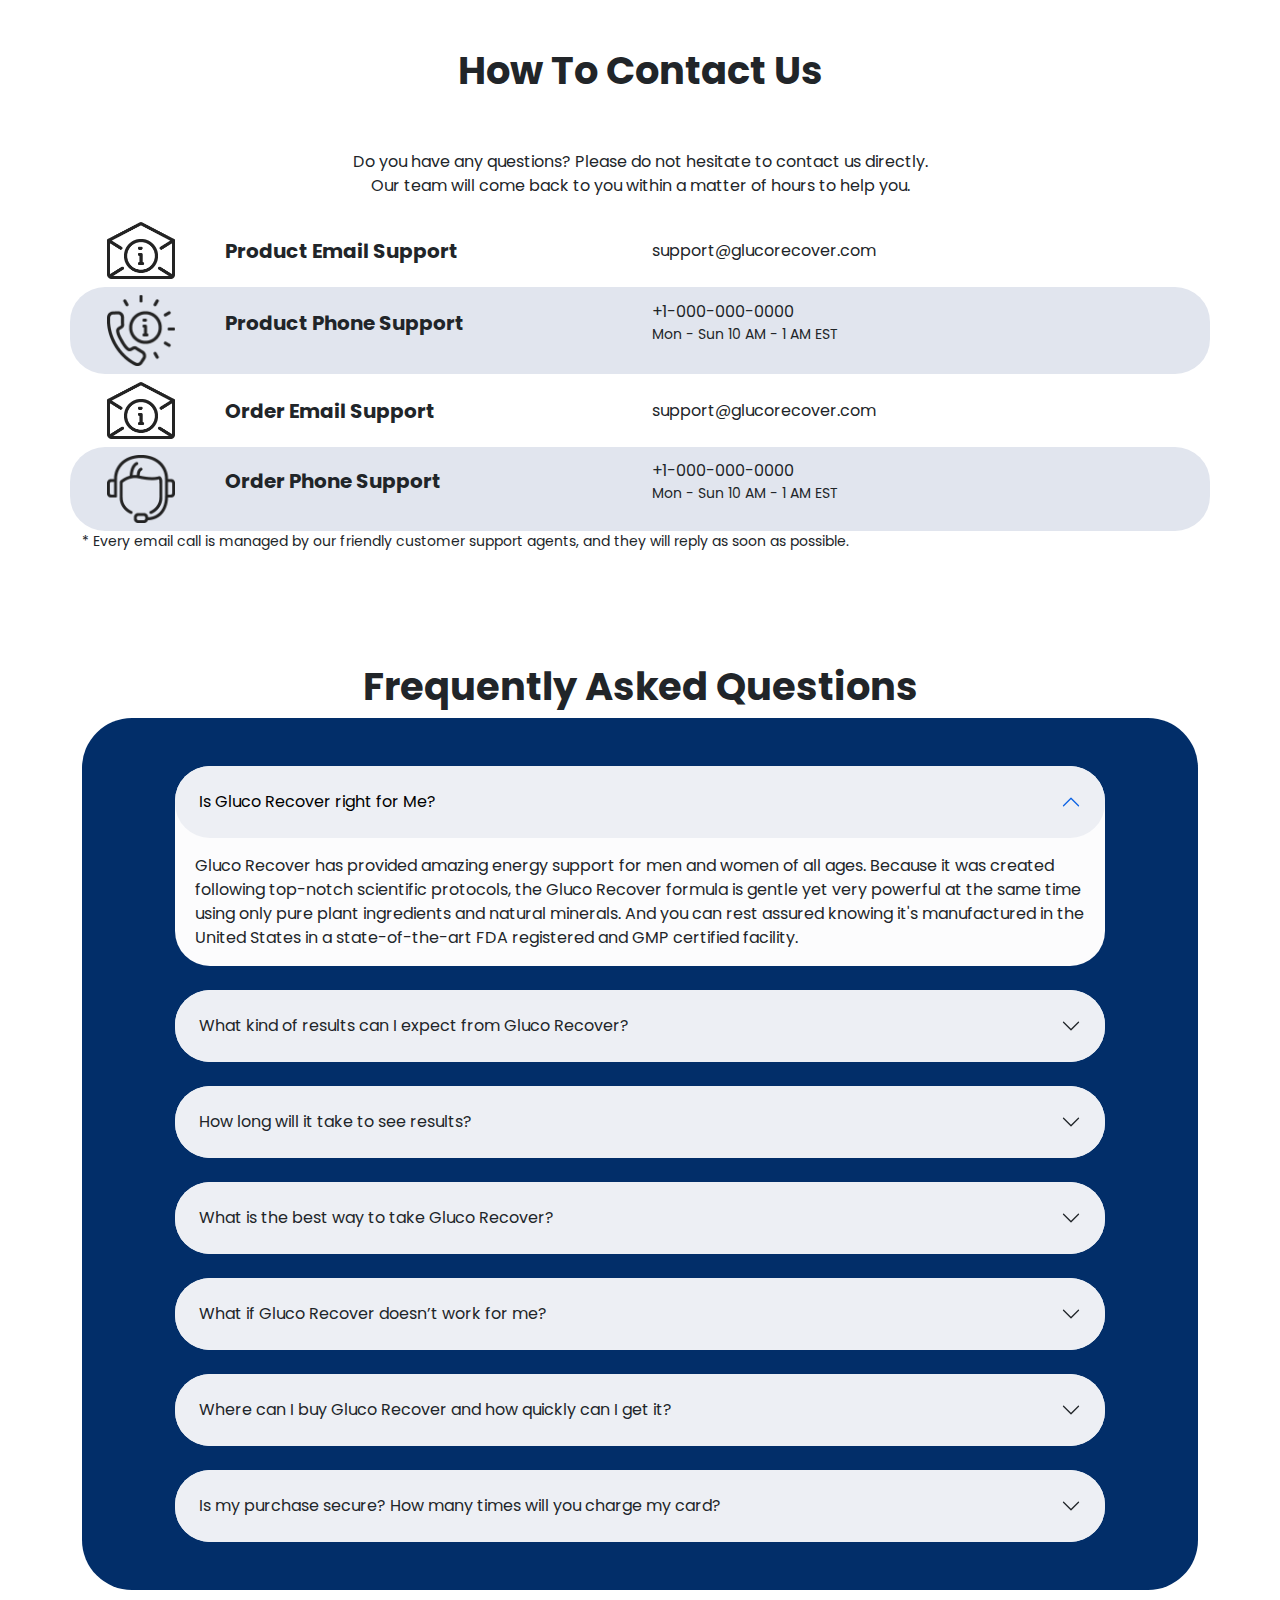
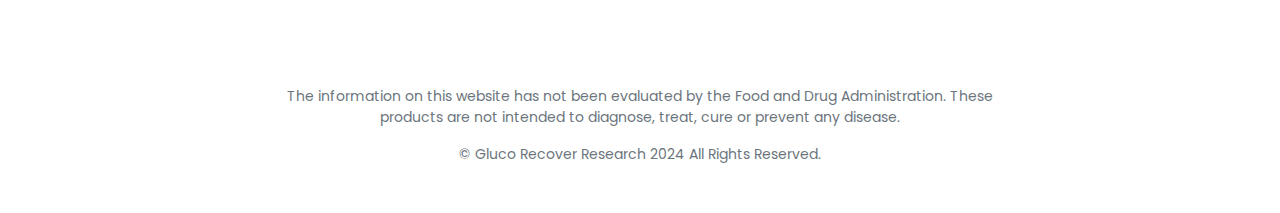
<file: dtc/info/contact.html>
<!DOCTYPE html>
<html data-bs-theme="light" lang="en">
<head>
<meta charset="UTF-8">
<meta name="viewport" content="width=device-width, initial-scale=1.0">
<title>Contact</title>
<link rel="apple-touch-icon" sizes="180x180" href="../apple-touch-icon.png">
<link rel="icon" type="image/png" sizes="32x32" href="../favicon-32x32.png">
<link rel="icon" type="image/png" sizes="16x16" href="../favicon-16x16.png">
<link rel="manifest" href="../site.html">
<link rel="stylesheet" href="../assets/bootstrap/bootstrap.min.css">
<link rel="stylesheet" href="../assets/css/style.css">
</head>
<body>
<section class="py-5">
<div class="container">
<h1 class="fw-bold text-center pb-5 heading-2">How To Contact Us</h1>
<p class="text-center mb-5">Do you have any questions? Please do not hesitate to contact us directly.<br>Our team will come back to you within a matter of hours to help you.</p>
<div id="contact-data">
<div class="row">
<div class="col-sm-5 col-md-6">
<div class="row">
<div class="col-12 col-sm-4 col-md-3 col-lg-3 col-xl-3 text-center"><img class="img-fluid p-2" src="../assets/img/support-email.png" width="84" height="71"></div>
<div class="col-12 col-sm-8 col-xl-9 my-auto">
<p class="text-center text-sm-start mb-0"><span class="fs-5 fw-bold">Product Email Support</span></p>
</div>
</div>
</div>
<div class="col-12 col-sm-7 col-md-6 my-auto text-center text-sm-start">
support@glucorecover.com
</div>
</div>
<div class="row bg-light theme-border-radius-sm gray-row">
<div class="col-sm-5 col-md-6">
<div class="row">
<div class="col-12 col-sm-4 col-md-3 col-lg-3 col-xl-3 text-center"><img class="img-fluid p-2" src="../assets/img/support_phone.png" width="84" height="71"></div>
<div class="col-12 col-sm-8 col-xl-9 my-auto">
<p class="fs-6 text-center text-sm-start"><span class="fs-5 fw-bold">Product Phone Support</span><br></p>
</div>
</div>
</div>
<div class="col-12 col-sm-7 col-md-6 my-auto text-center text-sm-start">+1-000-000-0000
<p class="small disabled">Mon - Sun 10 AM - 1 AM EST</p>
</div>
</div>
<div class="row">
<div class="col-sm-5 col-md-6">
<div class="row">
<div class="col-12 col-sm-4 col-md-3 col-lg-3 col-xl-3 text-center"><img class="img-fluid p-2" src="../assets/img/support-email.png" width="84" height="71"></div>
<div class="col-12 col-sm-8 col-xl-9 my-auto">
<p class="text-center text-sm-start mb-0"><span class="fs-5 fw-bold">Order Email Support</span><br></p>
</div>
</div>
</div>
<div class="col-12 col-sm-7 col-md-6 my-auto text-center text-sm-start">
support@glucorecover.com
</div>
</div>
<div class="row bg-light theme-border-radius-sm">
<div class="col-sm-5 col-md-6">
<div class="row">
<div class="col-12 col-sm-4 col-md-3 col-lg-3 col-xl-3 text-center"><img class="img-fluid p-2" src="../assets/img/support_self-service.png" width="84" height="71"></div>
<div class="col-12 col-sm-8 col-xl-9 my-auto">
<p class="fs-6 text-center text-sm-start"><span class="fs-5 fw-bold">Order Phone&nbsp;Support</span><br></p>
</div>
</div>
</div>
<div class="col-12 col-sm-7 col-md-6 my-auto text-center text-sm-start">
+1-000-000-0000
<p class="small disabled">Mon - Sun 10 AM - 1 AM EST</p>
</div>
</div>
</div>
<p class="small">* Every email call is managed by our friendly customer support agents, and they will reply as soon as possible.</p>
</div>
</section>
<section class="mx-auto py-5">
<div class="container">
<h2 class="fw-bold mb-5 text-center heading-2">Frequently Asked Questions</h2>
<div class="theme-border-radius blue-light-bg py-5">
<div class="col-11 col-sm-10 mx-auto">
<div class="accordion" role="tablist" id="accordion-2">
<div class="accordion-item theme-border-radius-sm mb-4">
<div class="accordion-header" role="tab"><button class="accordion-button theme-border-radius-sm p-4" type="button" data-bs-toggle="collapse" data-bs-target="#accordion-2 .item-1" aria-expanded="true" aria-controls="accordion-2 .item-1">Is Gluco Recover right for Me?</button></div>
<div class="accordion-collapse collapse show item-1" role="tabpanel" data-bs-parent="#accordion-2">
<div class="accordion-body">
<p class="mb-0">Gluco Recover has provided amazing energy support for men and women of all ages. Because it was created following top-notch scientific protocols, the Gluco Recover formula is gentle yet very powerful at the same time using only pure plant ingredients and natural minerals. And you can rest assured knowing it's manufactured in the United States in a state-of-the-art FDA registered and GMP certified facility.</p>
</div>
</div>
</div>
<div class="accordion-item theme-border-radius-sm mb-4">
<div class="accordion-header" role="tab"><button class="accordion-button theme-border-radius-sm p-4 collapsed" type="button" data-bs-toggle="collapse" data-bs-target="#accordion-2 .item-2" aria-expanded="false" aria-controls="accordion-2 .item-2">What kind of results can I expect from Gluco Recover?</button></div>
<div class="accordion-collapse collapse item-2" role="tabpanel" data-bs-parent="#accordion-2">
<div class="accordion-body">
<p class="mb-0">Results with Gluco Recover typically come in stages, depending on how long your course of treatment is. Typically, people take Gluco Recover to supporting smooth digestion and supporting a healthy inflammatory response. Taking Gluco Recover for at least three months is recommended in order to ensure best results.</p>
</div>
</div>
</div>
<div class="accordion-item theme-border-radius-sm mb-4">
<div class="accordion-header" role="tab"><button class="accordion-button theme-border-radius-sm p-4 collapsed" type="button" data-bs-toggle="collapse" data-bs-target="#accordion-2 .item-3" aria-expanded="false" aria-controls="accordion-2 .item-3">How long will it take to see results?</button></div>
<div class="accordion-collapse collapse item-3" role="tabpanel" data-bs-parent="#accordion-2">
<div class="accordion-body">
<p class="mb-0">We're all different and that's why the time it takes to see results varies. Most people start feeling a difference after the first week. In our tests, the best results come when you take Gluco Recover consistently for 3 months (or longer) to allow time to cleanse, restore and renew your entire system. Therefore, we strongly recommend you take advantage of our 3 or 6 bottle discount packages.</p>
</div>
</div>
</div>
<div class="accordion-item theme-border-radius-sm mb-4">
<div class="accordion-header" role="tab"><button class="accordion-button theme-border-radius-sm p-4 collapsed" type="button" data-bs-toggle="collapse" data-bs-target="#accordion-2 .item-4" aria-expanded="false" aria-controls="accordion-2 .item-4">What is the best way to take Gluco Recover?</button></div>
<div class="accordion-collapse collapse item-4" role="tabpanel" data-bs-parent="#accordion-2">
<div class="accordion-body">
<p class="mb-0">Take two full droppers under your tongue in the morning before breakfast... Hold the tincture under your tongue for 30 seconds before swallowing to maximize absorption. If the taste is too potent or prefer another method, dissolve two full droppers in a glass of water and drink it either in one go or split into two servings. You will love the results and feel the difference with each drop.</p>
</div>
</div>
</div>
<div class="accordion-item theme-border-radius-sm mb-4">
<div class="accordion-header" role="tab"><button class="accordion-button theme-border-radius-sm p-4 collapsed" type="button" data-bs-toggle="collapse" data-bs-target="#accordion-2 .item-5" aria-expanded="false" aria-controls="accordion-2 .item-5">What if Gluco Recover doesn’t work for me?</button></div>
<div class="accordion-collapse collapse item-5" role="tabpanel" data-bs-parent="#accordion-2">
<div class="accordion-body">
<p class="mb-0">I want you to be enthusiastic about your purchase, not just satisfied. And you won't know until you try it! So you can use Gluco Recover for 60 days, with my "No Questions Asked 100% Money Back Guarantee". The only way to be totally convinced is to try this amazing formula and experience the results for yourself.</p>
</div>
</div>
</div>
<div class="accordion-item theme-border-radius-sm mb-4">
<div class="accordion-header" role="tab"><button class="accordion-button theme-border-radius-sm p-4 collapsed" type="button" data-bs-toggle="collapse" data-bs-target="#accordion-2 .item-6" aria-expanded="false" aria-controls="accordion-2 .item-6">Where can I buy Gluco Recover and how quickly can I get it?</button></div>
<div class="accordion-collapse collapse item-6" role="tabpanel" data-bs-parent="#accordion-2">
<div class="accordion-body">
<p class="mb-0">To be certain that you are buying the original product and to ensure the purity of our ingredients please purchase Gluco Recover from the official website only. We'll ship your order directly to your home or office using a premium carrier such as FedEx or UPS. We strive to ship every order within 24 working hours and to make things easier you will receive an email with your tracking number so that you can follow your package right away. On average, the package will arrive at your doorstep somewhere between 5 to 10 days for domestic orders.</p>
</div>
</div>
</div>
<div class="accordion-item theme-border-radius-sm">
<div class="accordion-header" role="tab"><button class="accordion-button theme-border-radius-sm p-4 collapsed" type="button" data-bs-toggle="collapse" data-bs-target="#accordion-2 .item-7" aria-expanded="false" aria-controls="accordion-2 .item-7">Is my purchase secure? How many times will you charge my card?</button></div>
<div class="accordion-collapse collapse item-7" role="tabpanel" data-bs-parent="#accordion-2">
<div class="accordion-body">
<p class="mb-0">To purchase Gluco Recover you are only asked for a one time payment right on this page. There are no other future payments needed to benefit from this product. This website is highly secure. We use industry-leading technology (such as SSLs) to keep your information safe and private.</p>
</div>
</div>
</div>
</div>
</div>
</div>
</div>
</section>
<footer class="py-5">
<div class="container">
<div class="row">
<div class="col-md-8 mx-auto">
<p class="text-center text-muted small">The information on this website has not been evaluated by the Food and Drug Administration. These products are not intended to diagnose, treat, cure or prevent any disease.</p>
<p class="text-center text-muted mb-0 small">© Gluco Recover Research 2024 All Rights Reserved. </p>
</div>
</div>
</div>
</footer>
<script data-cfasync="false" src="../cdn-cgi/scripts/5c5dd728/cloudflare-static/email-decode.min.js"></script><script src="../assets/bootstrap/bootstrap.min.js"></script>
</body>
</html>
</file>
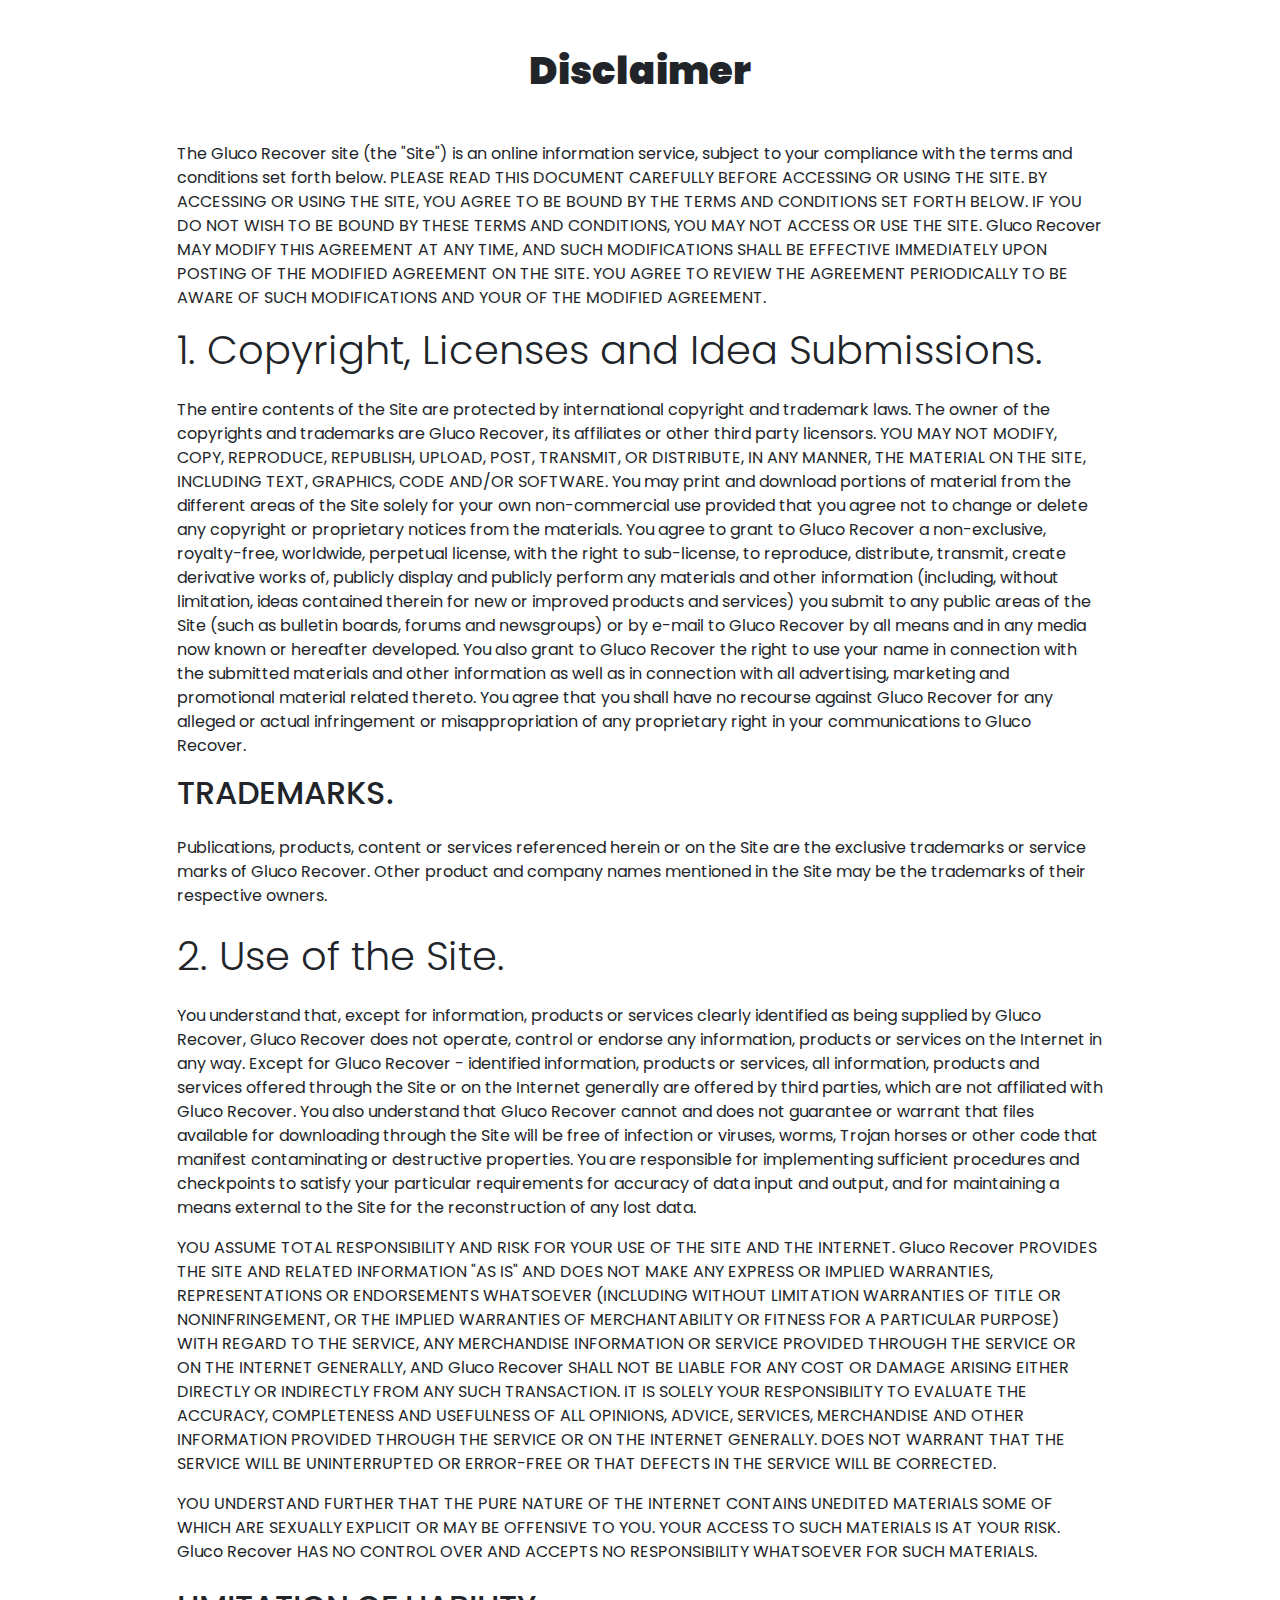
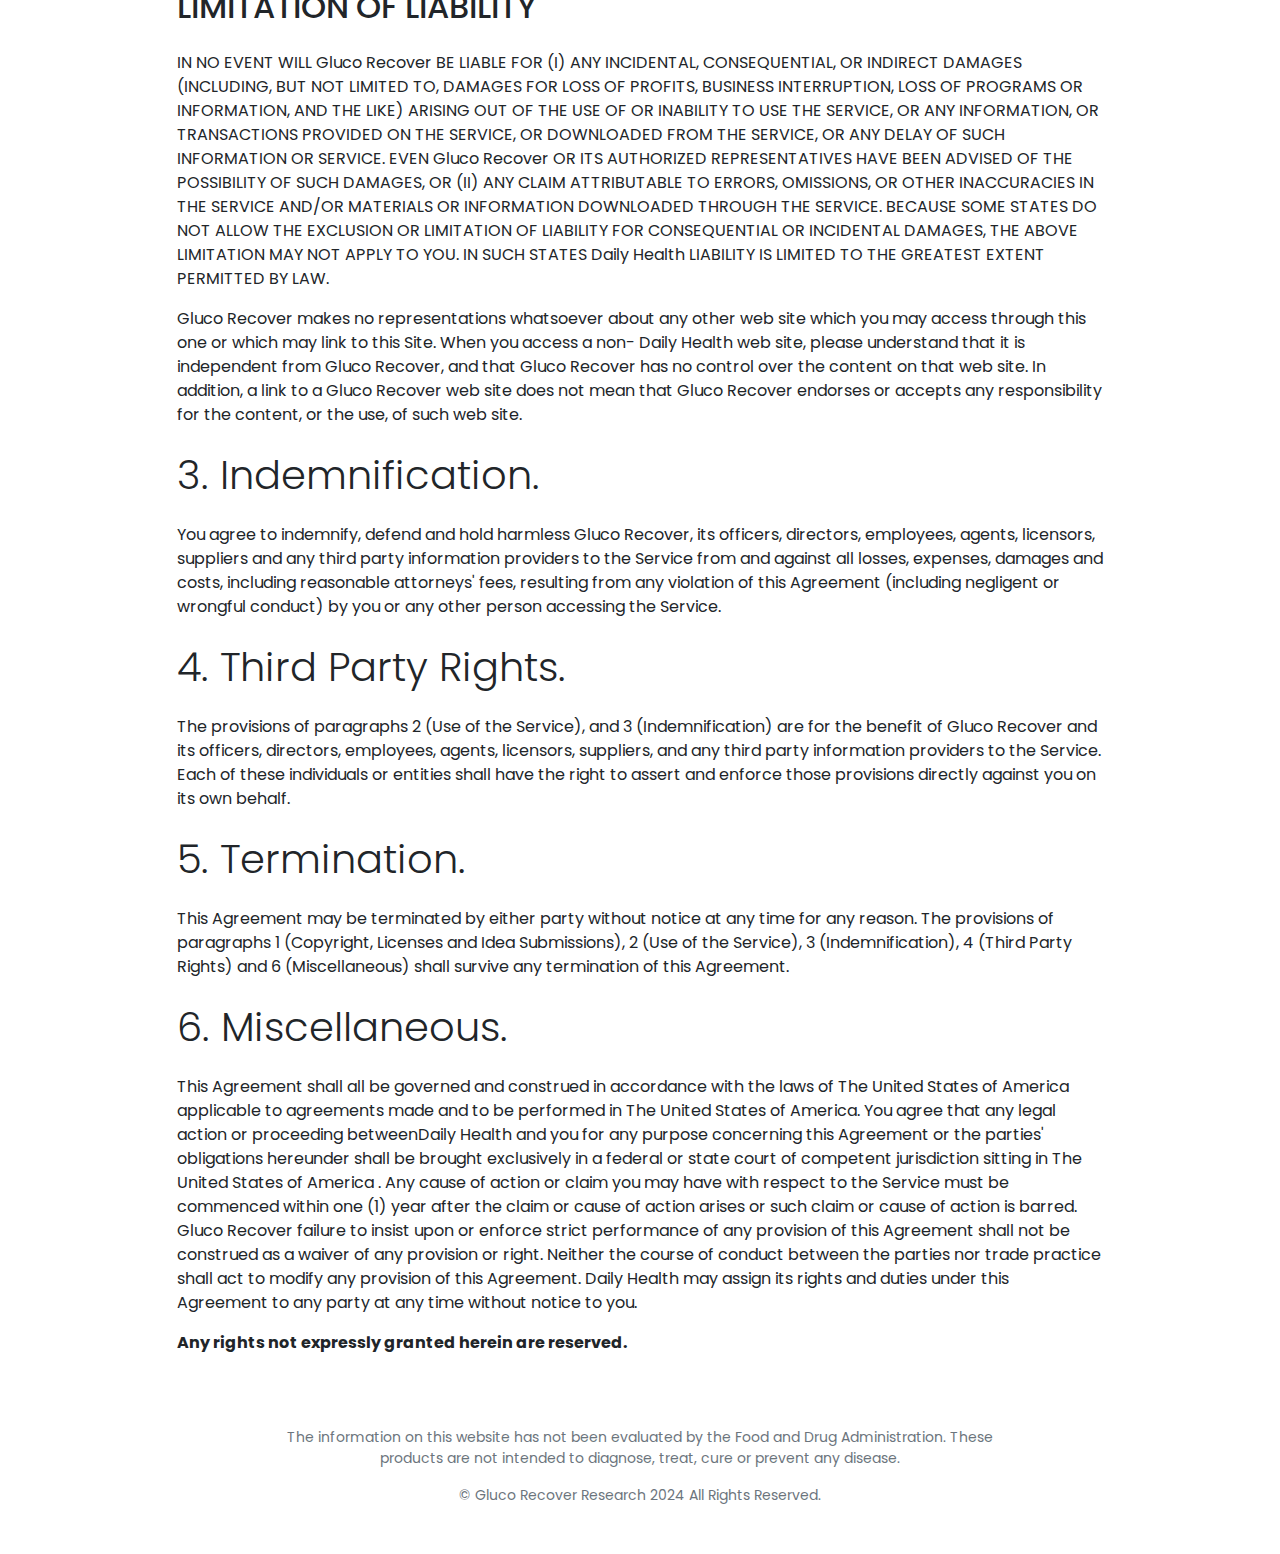
<file: dtc/info/disclamer.html>
<!DOCTYPE html>
<html data-bs-theme="light" lang="en">
<head>
<meta charset="UTF-8">
<meta name="viewport" content="width=device-width, initial-scale=1.0">
<title>Disclaimer</title>
<link rel="apple-touch-icon" sizes="180x180" href="../apple-touch-icon.png">
<link rel="icon" type="image/png" sizes="32x32" href="../favicon-32x32.png">
<link rel="icon" type="image/png" sizes="16x16" href="../favicon-16x16.png">
<link rel="manifest" href="../site.html">
<link rel="stylesheet" href="../assets/bootstrap/bootstrap.min.css">
<link rel="stylesheet" href="../assets/css/style.css">
</head>
<body>
<section>
<div class="container">
<div class="row">
<div class="col-12 col-md-10 mx-auto">
<h1 class="text-center heading-2 my-5 fw-bold"><strong>Disclaimer</strong></h1>
<p>The Gluco Recover site (the "Site") is an online information service, subject to your compliance with the
terms and conditions set forth below. PLEASE READ THIS DOCUMENT CAREFULLY BEFORE ACCESSING OR USING
THE SITE. BY ACCESSING OR USING THE SITE, YOU AGREE TO BE BOUND BY THE TERMS AND CONDITIONS SET
FORTH BELOW. IF YOU DO NOT WISH TO BE BOUND BY THESE TERMS AND CONDITIONS, YOU MAY NOT ACCESS OR USE
THE SITE. Gluco Recover MAY MODIFY THIS AGREEMENT AT ANY TIME, AND SUCH MODIFICATIONS SHALL BE EFFECTIVE
IMMEDIATELY UPON POSTING OF THE MODIFIED AGREEMENT ON THE SITE. YOU AGREE TO REVIEW THE AGREEMENT
PERIODICALLY TO BE AWARE OF SUCH MODIFICATIONS AND YOUR OF THE MODIFIED AGREEMENT. </p>
<h2 class="display-6 mb-4">1. Copyright, Licenses and Idea Submissions. </h2>
<p>The entire contents of the Site are protected by international copyright and trademark laws. The
owner of the copyrights and trademarks are Gluco Recover, its affiliates or other third party licensors.
YOU MAY NOT MODIFY, COPY, REPRODUCE, REPUBLISH, UPLOAD, POST, TRANSMIT, OR DISTRIBUTE, IN ANY
MANNER, THE MATERIAL ON THE SITE, INCLUDING TEXT, GRAPHICS, CODE AND/OR SOFTWARE. You may print and
download portions of material from the different areas of the Site solely for your own
non-commercial use provided that you agree not to change or delete any copyright or proprietary
notices from the materials. You agree to grant to Gluco Recover a non-exclusive, royalty-free, worldwide,
perpetual license, with the right to sub-license, to reproduce, distribute, transmit, create
derivative works of, publicly display and publicly perform any materials and other information
(including, without limitation, ideas contained therein for new or improved products and services)
you submit to any public areas of the Site (such as bulletin boards, forums and newsgroups) or by
e-mail to Gluco Recover by all means and in any media now known or hereafter developed. You also grant to
Gluco Recover the right to use your name in connection with the submitted materials and other information
as well as in connection with all advertising, marketing and promotional material related thereto.
You agree that you shall have no recourse against Gluco Recover for any alleged or actual infringement or
misappropriation of any proprietary right in your communications to Gluco Recover. </p>
<h2 class="mb-4">TRADEMARKS. </h2>
<div class="mb-4">
<p>Publications, products, content or services referenced herein or on the Site are the exclusive
trademarks or service marks of Gluco Recover. Other product and company names mentioned in the Site
may be the trademarks of their respective owners. </p>
</div>
<h2 class="display-6 mb-4">2. Use of the Site. </h2>
<div class="mb-4">
<p>You understand that, except for information, products or services clearly identified as being
supplied by Gluco Recover, Gluco Recover does not operate, control or endorse any information, products or
services on the Internet in any way. Except for Gluco Recover - identified information, products or
services, all information, products and services offered through the Site or on the Internet
generally are offered by third parties, which are not affiliated with Gluco Recover. You also
understand that Gluco Recover cannot and does not guarantee or warrant that files available for
downloading through the Site will be free of infection or viruses, worms, Trojan horses or other
code that manifest contaminating or destructive properties. You are responsible for implementing
sufficient procedures and checkpoints to satisfy your particular requirements for accuracy of
data input and output, and for maintaining a means external to the Site for the reconstruction
of any lost data.</p>
<p>YOU ASSUME TOTAL RESPONSIBILITY AND RISK FOR YOUR USE OF THE SITE AND THE INTERNET. Gluco Recover
PROVIDES THE SITE AND RELATED INFORMATION "AS IS" AND DOES NOT MAKE ANY EXPRESS OR IMPLIED
WARRANTIES, REPRESENTATIONS OR ENDORSEMENTS WHATSOEVER (INCLUDING WITHOUT LIMITATION WARRANTIES
OF TITLE OR NONINFRINGEMENT, OR THE IMPLIED WARRANTIES OF MERCHANTABILITY OR FITNESS FOR A
PARTICULAR PURPOSE) WITH REGARD TO THE SERVICE, ANY MERCHANDISE INFORMATION OR SERVICE PROVIDED
THROUGH THE SERVICE OR ON THE INTERNET GENERALLY, AND Gluco Recover SHALL NOT BE LIABLE FOR ANY COST
OR DAMAGE ARISING EITHER DIRECTLY OR INDIRECTLY FROM ANY SUCH TRANSACTION. IT IS SOLELY YOUR
RESPONSIBILITY TO EVALUATE THE ACCURACY, COMPLETENESS AND USEFULNESS OF ALL OPINIONS, ADVICE,
SERVICES, MERCHANDISE AND OTHER INFORMATION PROVIDED THROUGH THE SERVICE OR ON THE INTERNET
GENERALLY. DOES NOT WARRANT THAT THE SERVICE WILL BE UNINTERRUPTED OR ERROR-FREE OR THAT DEFECTS
IN THE SERVICE WILL BE CORRECTED.
</p>
<p>YOU UNDERSTAND FURTHER THAT THE PURE NATURE OF THE INTERNET CONTAINS UNEDITED MATERIALS SOME OF
WHICH ARE SEXUALLY EXPLICIT OR MAY BE OFFENSIVE TO YOU. YOUR ACCESS TO SUCH MATERIALS IS AT YOUR
RISK. Gluco Recover HAS NO CONTROL OVER AND ACCEPTS NO RESPONSIBILITY WHATSOEVER FOR SUCH MATERIALS.
</p>
</div>
<h2 class="mb-4">LIMITATION OF LIABILITY </h2>
<div class="mb-4">
<p>IN NO EVENT WILL Gluco Recover BE LIABLE FOR (I) ANY INCIDENTAL, CONSEQUENTIAL, OR INDIRECT DAMAGES
(INCLUDING, BUT NOT LIMITED TO, DAMAGES FOR LOSS OF PROFITS, BUSINESS INTERRUPTION, LOSS OF
PROGRAMS OR INFORMATION, AND THE LIKE) ARISING OUT OF THE USE OF OR INABILITY TO USE THE
SERVICE, OR ANY INFORMATION, OR TRANSACTIONS PROVIDED ON THE SERVICE, OR DOWNLOADED FROM THE
SERVICE, OR ANY DELAY OF SUCH INFORMATION OR SERVICE. EVEN Gluco Recover OR ITS AUTHORIZED
REPRESENTATIVES HAVE BEEN ADVISED OF THE POSSIBILITY OF SUCH DAMAGES, OR (II) ANY CLAIM
ATTRIBUTABLE TO ERRORS, OMISSIONS, OR OTHER INACCURACIES IN THE SERVICE AND/OR MATERIALS OR
INFORMATION DOWNLOADED THROUGH THE SERVICE. BECAUSE SOME STATES DO NOT ALLOW THE EXCLUSION OR
LIMITATION OF LIABILITY FOR CONSEQUENTIAL OR INCIDENTAL DAMAGES, THE ABOVE LIMITATION MAY NOT
APPLY TO YOU. IN SUCH STATES Daily Health LIABILITY IS LIMITED TO THE GREATEST EXTENT PERMITTED
BY LAW.</p>
<p>Gluco Recover makes no representations whatsoever about any other web site which you may access through
this one or which may link to this Site. When you access a non- Daily Health web site, please
understand that it is independent from Gluco Recover, and that Gluco Recover has no control over the content
on that web site. In addition, a link to a Gluco Recover web site does not mean that Gluco Recover endorses
or accepts any responsibility for the content, or the use, of such web site.</p>
</div>
<h2 class="display-6 mb-4">3. Indemnification. </h2>
<div class="mb-4">
<p>You agree to indemnify, defend and hold harmless Gluco Recover, its officers, directors, employees,
agents, licensors, suppliers and any third party information providers to the Service from and
against all losses, expenses, damages and costs, including reasonable attorneys' fees, resulting
from any violation of this Agreement (including negligent or wrongful conduct) by you or any
other person accessing the Service.</p>
</div>
<h2 class="display-6 mb-4">4. Third Party Rights. </h2>
<div class="mb-4">
<p>The provisions of paragraphs 2 (Use of the Service), and 3 (Indemnification) are for the benefit
of Gluco Recover and its officers, directors, employees, agents, licensors, suppliers, and any third
party information providers to the Service. Each of these individuals or entities shall have the
right to assert and enforce those provisions directly against you on its own behalf.</p>
</div>
<h2 class="display-6 mb-4">5. Termination. </h2>
<div class="mb-4">
<p>This Agreement may be terminated by either party without notice at any time for any reason. The
provisions of paragraphs 1 (Copyright, Licenses and Idea Submissions), 2 (Use of the Service), 3
(Indemnification), 4 (Third Party Rights) and 6 (Miscellaneous) shall survive any termination of
this Agreement. </p>
</div>
<h2 class="display-6 mb-4">6. Miscellaneous. </h2>
<div class="mb-4">
<p>This Agreement shall all be governed and construed in accordance with the laws of The United
States of America applicable to agreements made and to be performed in The United States of
America. You agree that any legal action or proceeding betweenDaily Health and you for any
purpose concerning this Agreement or the parties' obligations hereunder shall be brought
exclusively in a federal or state court of competent jurisdiction sitting in The United States
of America . Any cause of action or claim you may have with respect to the Service must be
commenced within one (1) year after the claim or cause of action arises or such claim or cause
of action is barred. Gluco Recover failure to insist upon or enforce strict performance of any
provision of this Agreement shall not be construed as a waiver of any provision or right.
Neither the course of conduct between the parties nor trade practice shall act to modify any
provision of this Agreement. Daily Health may assign its rights and duties under this Agreement
to any party at any time without notice to you. </p>
<p class="mt-2"><b>Any rights not expressly granted herein are reserved.</b></p>
</div></div>
</div>
</div>
</section>
<footer class="py-5">
<div class="container">
<div class="row">
<div class="col-md-8 mx-auto">
<p class="text-center text-muted small">The information on this website has not been evaluated by the Food and Drug Administration. These products are not intended to diagnose, treat, cure or prevent any disease.</p>
<p class="text-center text-muted mb-0 small">© Gluco Recover Research 2024 All Rights Reserved. </p>
</div>
</div>
</div>
</footer>
</body>
</html>
</file>
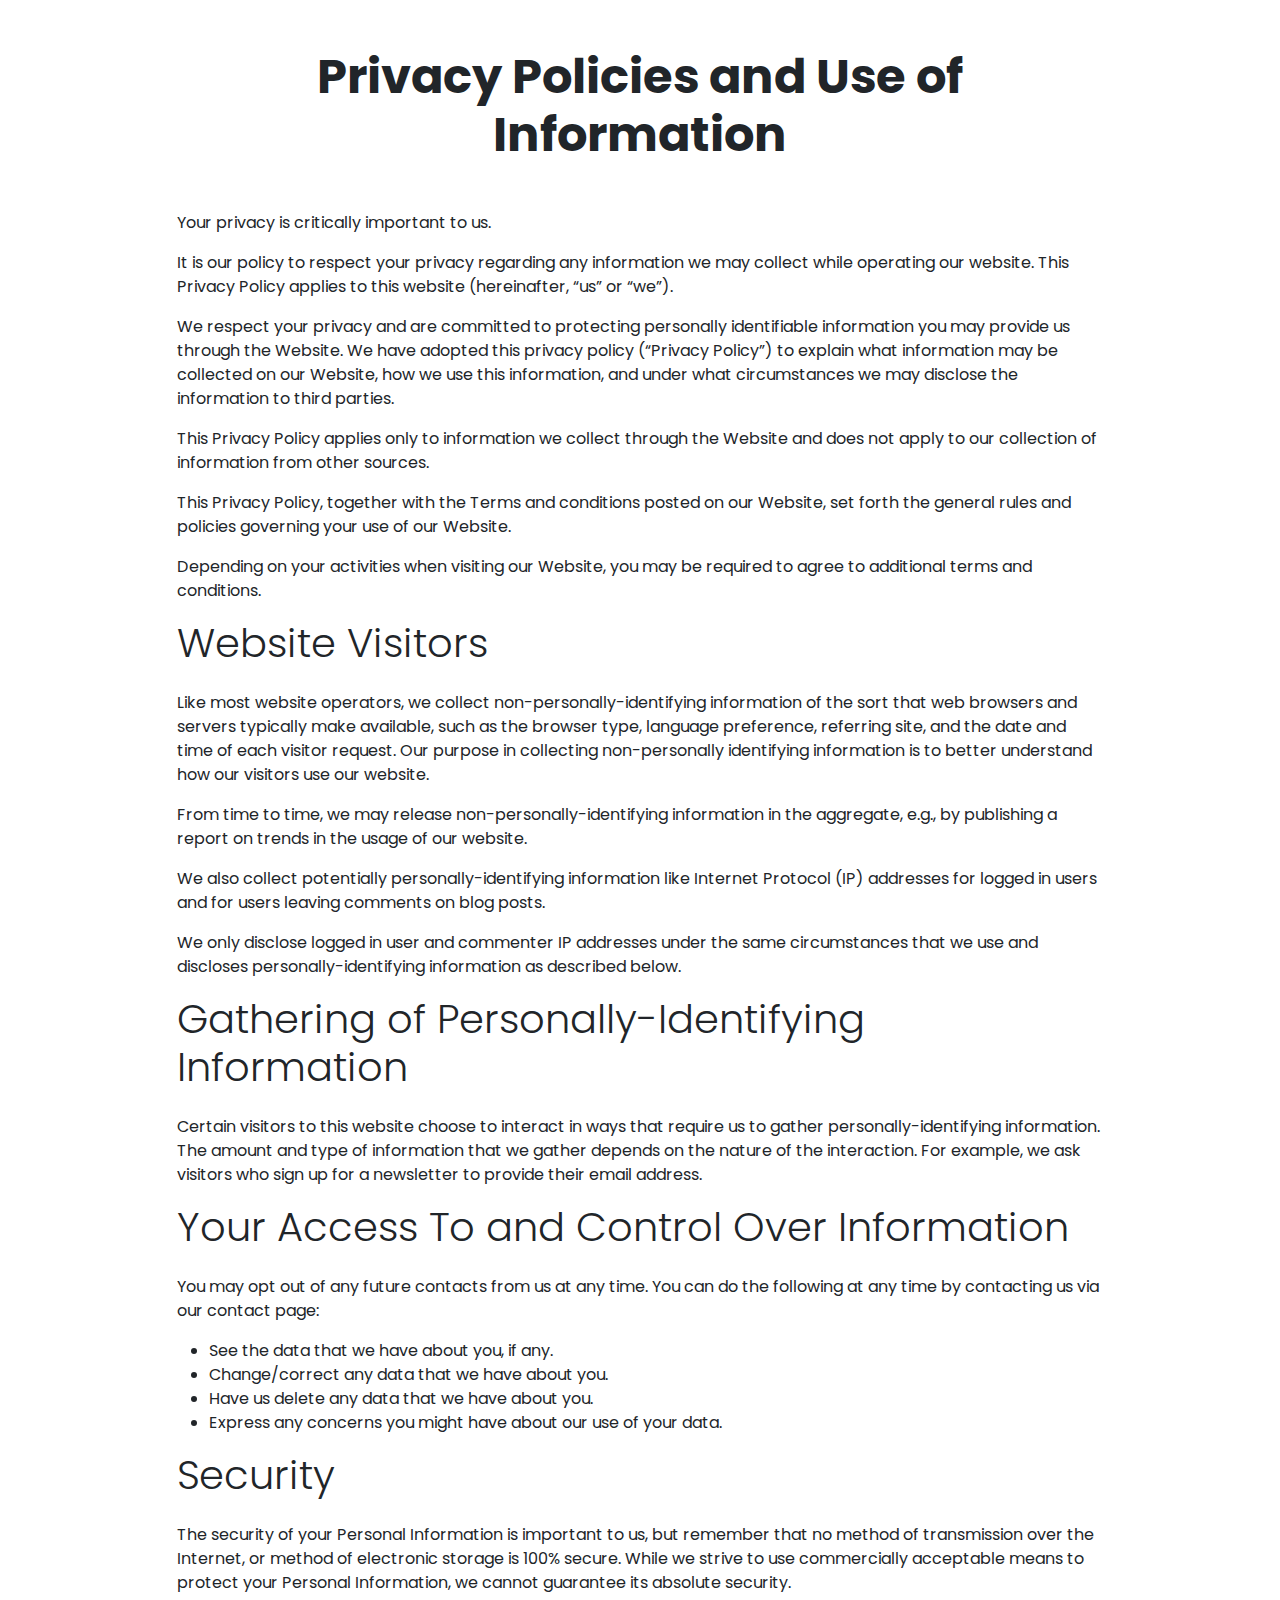
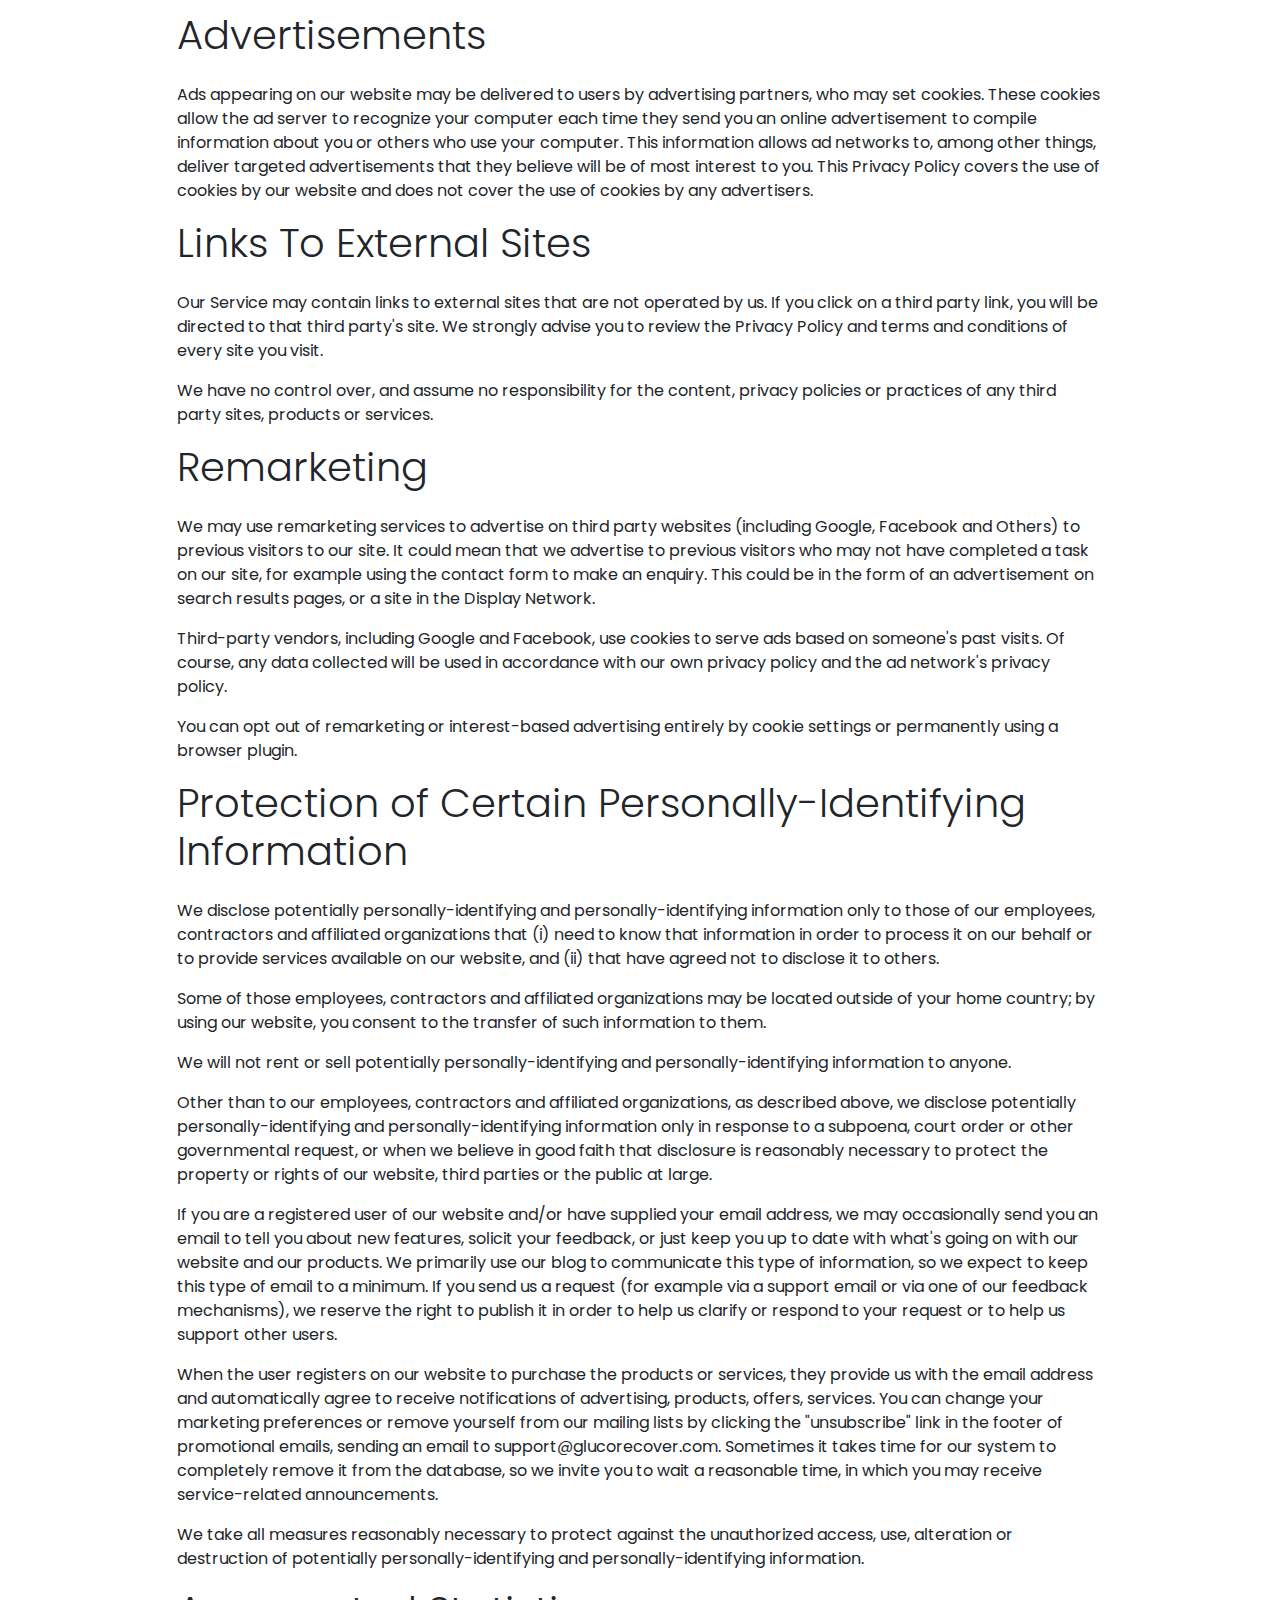
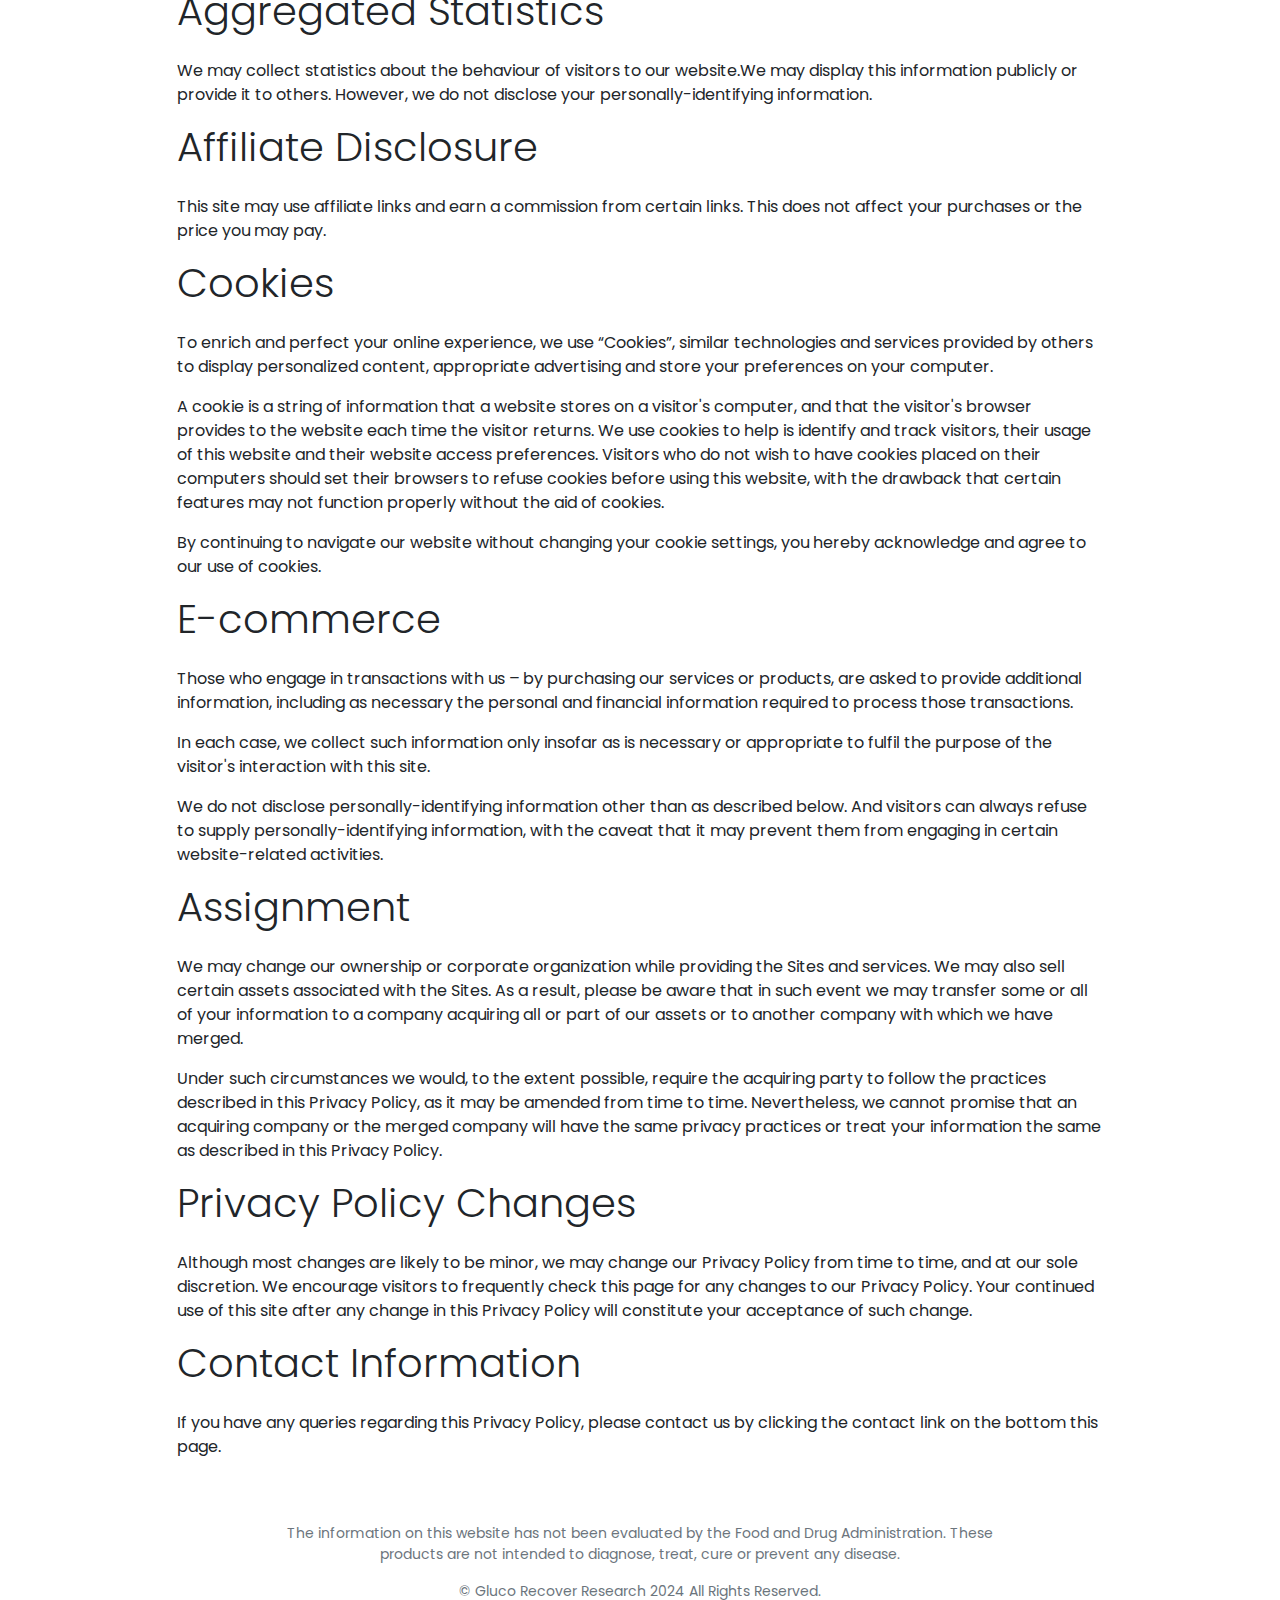
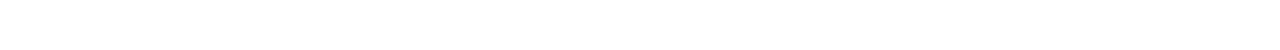
<file: dtc/info/privacy.html>
<!DOCTYPE html>
<html data-bs-theme="light" lang="en">
<head>
<meta charset="UTF-8">
<meta name="viewport" content="width=device-width, initial-scale=1.0">
<title>Privacy</title>
<link rel="apple-touch-icon" sizes="180x180" href="../apple-touch-icon.png">
<link rel="icon" type="image/png" sizes="32x32" href="../favicon-32x32.png">
<link rel="icon" type="image/png" sizes="16x16" href="../favicon-16x16.png">
<link rel="manifest" href="../site.html">
<link rel="stylesheet" href="../assets/bootstrap/bootstrap.min.css">
<link rel="stylesheet" href="../assets/css/style.css">
</head>
<body>
<section>
<div class="container">
<div class="row">
<div class="col-12 col-md-10 mx-auto">
<h1 class="text-center my-5 fw-bold display-5">Privacy Policies and Use of Information</h1>
<p>Your privacy is critically important to us.</p>
<p>It is our policy to respect your privacy regarding any information we may collect
while operating our
website. This Privacy Policy applies to this website (hereinafter, “us” or “we”).</p>
<p>We respect your privacy and are committed to protecting personally identifiable
information you may
provide us through the Website. We have adopted this privacy policy (“Privacy Policy”) to explain
what information may
be collected on our Website, how we use this information, and under what circumstances we may
disclose the information
to third parties.</p>
<p>This Privacy Policy applies only to information we collect through the Website and
does not apply to
our collection of information from other sources.</p>
<p>This Privacy Policy, together with the Terms and conditions posted on our Website, set
forth the
general rules and policies governing your use of our Website.</p>
<p>Depending on your activities when visiting our Website, you may be required
to agree to
additional terms and conditions.</p>
<h2 class="display-6 mb-4">Website Visitors</h2>
<p>Like most website operators, we collect non-personally-identifying
information of the sort
that web browsers and servers typically make available, such as the browser type, language
preference, referring site,
and the date and time of each visitor request. Our purpose in collecting non-personally identifying
information is to
better understand how our visitors use our website.</p>
<p>From time to time, we may release non-personally-identifying information in the
aggregate, e.g., by
publishing a report on trends in the usage of our website.</p>
<p>We also collect potentially personally-identifying information like Internet Protocol
(IP) addresses
for logged in users and for users leaving comments on blog posts.</p>
<p>We only disclose logged in user and commenter IP addresses under the same
circumstances
that we use and discloses personally-identifying information as described below.</p>
<h2 class="display-6 mb-4">Gathering of Personally-Identifying Information</h2>
<p>Certain visitors to this website choose to interact in ways that
require us to
gather personally-identifying information. The amount and type of information that we gather depends
on the nature of
the interaction. For example, we ask visitors who sign up for a newsletter to provide their email
address.</p>
<h2 class="display-6 mb-4">Your Access To and Control Over Information</h2>
<p>You may opt out of any future contacts from us at any time. You can do the
following at any
time by contacting us via our contact page:</p>
<ul>
<li>See the data that we have about you, if any.</li>
<li>Change/correct any data that we have about you.</li>
<li>Have us delete any data that we have about you.</li>
<li>Express any concerns you might have about our use of your data.</li>
</ul>
<h2 class="display-6 mb-4">Security</h2>
<p>The security of your Personal Information is important to us,
but remember that
no method of transmission over the Internet, or method of electronic storage is 100% secure. While
we strive to use
commercially acceptable means to protect your Personal Information, we cannot guarantee its absolute
security.</p>
<h2 class="display-6 mb-4">Advertisements</h2>
<p>Ads appearing on our website may be delivered to users by
advertising partners,
who may set cookies. These cookies allow the ad server to recognize your computer each time they
send you an online
advertisement to compile information about you or others who use your computer. This information
allows ad networks
to, among other things, deliver targeted advertisements that they believe will be of most interest
to you. This
Privacy Policy covers the use of cookies by our website and does not cover the use of cookies by any
advertisers.</p>
<h2 class="display-6 mb-4">Links To External Sites</h2>
<p>Our Service may contain links to external sites that are not operated by
us. If you click
on a third party link, you will be directed to that third party's site. We strongly advise you to
review the Privacy
Policy and terms and conditions of every site you visit.</p>
<p>We have no control over, and assume no responsibility for the content,
privacy policies or
practices of any third party sites, products or services.</p>
<h2 class="display-6 mb-4">Remarketing</h2>
<p>We may use remarketing services to advertise on third party websites
(including Google,
Facebook and Others) to previous visitors to our site. It could mean that we advertise to previous
visitors who may
not have completed a task on our site, for example using the contact form to make an enquiry. This
could be in the
form of an advertisement on search results pages, or a site in the Display Network.</p>
<p>Third-party vendors, including Google and Facebook, use cookies to serve ads based on
someone's past
visits. Of course, any data collected will be used in accordance with our own privacy policy and the
ad network's
privacy policy.</p>
<p>You can opt out of remarketing or interest-based advertising entirely by
cookie settings or
permanently using a browser plugin.</p>
<h2 class="display-6 mb-4">Protection of Certain Personally-Identifying Information</h2>
<p>We disclose potentially personally-identifying and personally-identifying
information only
to those of our employees, contractors and affiliated organizations that (i) need to know that
information in order to
process it on our behalf or to provide services available on our website, and (ii) that have agreed
not to disclose it
to others.</p>
<p>Some of those employees, contractors and affiliated organizations may be located
outside of your home
country; by using our website, you consent to the transfer of such information to them.</p>
<p>We will not rent or sell potentially personally-identifying and personally-identifying
information to
anyone.</p>
<p>Other than to our employees, contractors and affiliated organizations, as described
above, we disclose
potentially personally-identifying and personally-identifying information only in response to a
subpoena, court order
or other governmental request, or when we believe in good faith that disclosure is reasonably
necessary to protect the
property or rights of our website, third parties or the public at large.</p>
<p>If you are a registered user of our website and/or have supplied your email address,
we may
occasionally send you an email to tell you about new features, solicit your feedback, or just keep
you up to date with
what's going on with our website and our products. We primarily use our blog to communicate this
type of information,
so we expect to keep this type of email to a minimum. If you send us a request (for example via a
support email or via
one of our feedback mechanisms), we reserve the right to publish it in order to help us clarify or
respond to your
request or to help us support other users.</p>
<p>When the user registers on our website to purchase the products or services, they provide us with the email address and
automatically agree to receive notifications of advertising, products, offers, services. You can change your marketing
preferences or remove yourself from our mailing lists by clicking the "unsubscribe" link in the footer of promotional
emails, sending an email to support@glucorecover.com. Sometimes it takes time for our system to completely remove it from
the database, so we invite you to wait a reasonable time, in which you may receive service-related announcements.</p>
<p>We take all measures reasonably necessary to protect against the
unauthorized access, use,
alteration or destruction of potentially personally-identifying and personally-identifying
information.</p>
<h2 class="display-6 mb-4">Aggregated Statistics</h2>
<p>We may collect statistics about the behaviour of visitors to our
website.We may
display this information publicly or provide it to others. However, we do not disclose your
personally-identifying
information.</p>
<h2 class="display-6 mb-4">Affiliate Disclosure</h2>
<p>This site may use affiliate links and earn a commission from
certain links. This
does not affect your purchases or the price you may pay.</p>
<h2 class="display-6 mb-4">Cookies</h2>
<p>To enrich and perfect your online experience, we use “Cookies”, similar
technologies and
services provided by others to display personalized content, appropriate advertising and store your
preferences on
your computer.</p>
<p>A cookie is a string of information that a website stores on a visitor's computer, and
that the
visitor's browser provides to the website each time the visitor returns. We use cookies to help is
identify and track
visitors, their usage of this website and their website access preferences.
Visitors who do not wish to have cookies placed on their computers should set their browsers to
refuse cookies before
using this website, with the drawback that certain features may not function properly without the
aid of cookies.</p>
<p>By continuing to navigate our website without changing your cookie
settings, you hereby
acknowledge and agree to our use of cookies.</p>
<h2 class="display-6 mb-4">E-commerce</h2>
<p>Those who engage in transactions with us – by purchasing our services or
products, are
asked to provide additional information, including as necessary the personal and financial
information required to
process those transactions.</p>
<p>In each case, we collect such information only insofar as is necessary or appropriate
to fulfil the
purpose of the visitor's interaction with this site.</p>
<p>We do not disclose personally-identifying information other than as
described below. And
visitors can always refuse to supply personally-identifying information, with the caveat that it may
prevent them from
engaging in certain website-related activities.</p>
<h2 class="display-6 mb-4">Assignment</h2>
<p>We may change our ownership or corporate organization while providing the
Sites and
services. We may also sell certain assets associated with the Sites. As a result, please be aware
that in such event
we may transfer some or all of your information to a company acquiring all or part of our assets or
to another company
with which we have merged.</p>
<p>Under such circumstances we would, to the extent possible, require the
acquiring party to
follow the practices described in this Privacy Policy, as it may be amended from time to time.
Nevertheless, we cannot
promise that an acquiring company or the merged company will have the same privacy practices or
treat your information
the same as described in this Privacy Policy.</p>
<h2 class="display-6 mb-4">Privacy Policy Changes</h2>
<p>Although most changes are likely to be minor, we may change our
Privacy Policy
from time to time, and at our sole discretion. We encourage visitors to frequently check this page
for any changes to
our Privacy Policy. Your continued use of this site after any change in this Privacy Policy will
constitute your
acceptance of such change.</p>
<h2 class="display-6 mb-4">Contact Information</h2>
<p>If you have any queries regarding this Privacy Policy, please
contact us by
clicking the contact link on the bottom this page.</p></div>
</div>
</div>
</section>
<footer class="py-5">
<div class="container">
<div class="row">
<div class="col-md-8 mx-auto">
<p class="text-center text-muted small">The information on this website has not been evaluated by the Food and Drug Administration. These products are not intended to diagnose, treat, cure or prevent any disease.</p>
<p class="text-center text-muted mb-0 small">© Gluco Recover Research 2024 All Rights Reserved. </p>
</div>
</div>
</div>
</footer>
<script data-cfasync="false" src="../cdn-cgi/scripts/5c5dd728/cloudflare-static/email-decode.min.js"></script><script src="../assets/bootstrap/js/bootstrap.min.js"></script>
<script src="../assets/js/script.min.js"></script>
</body>

</html>
</file>
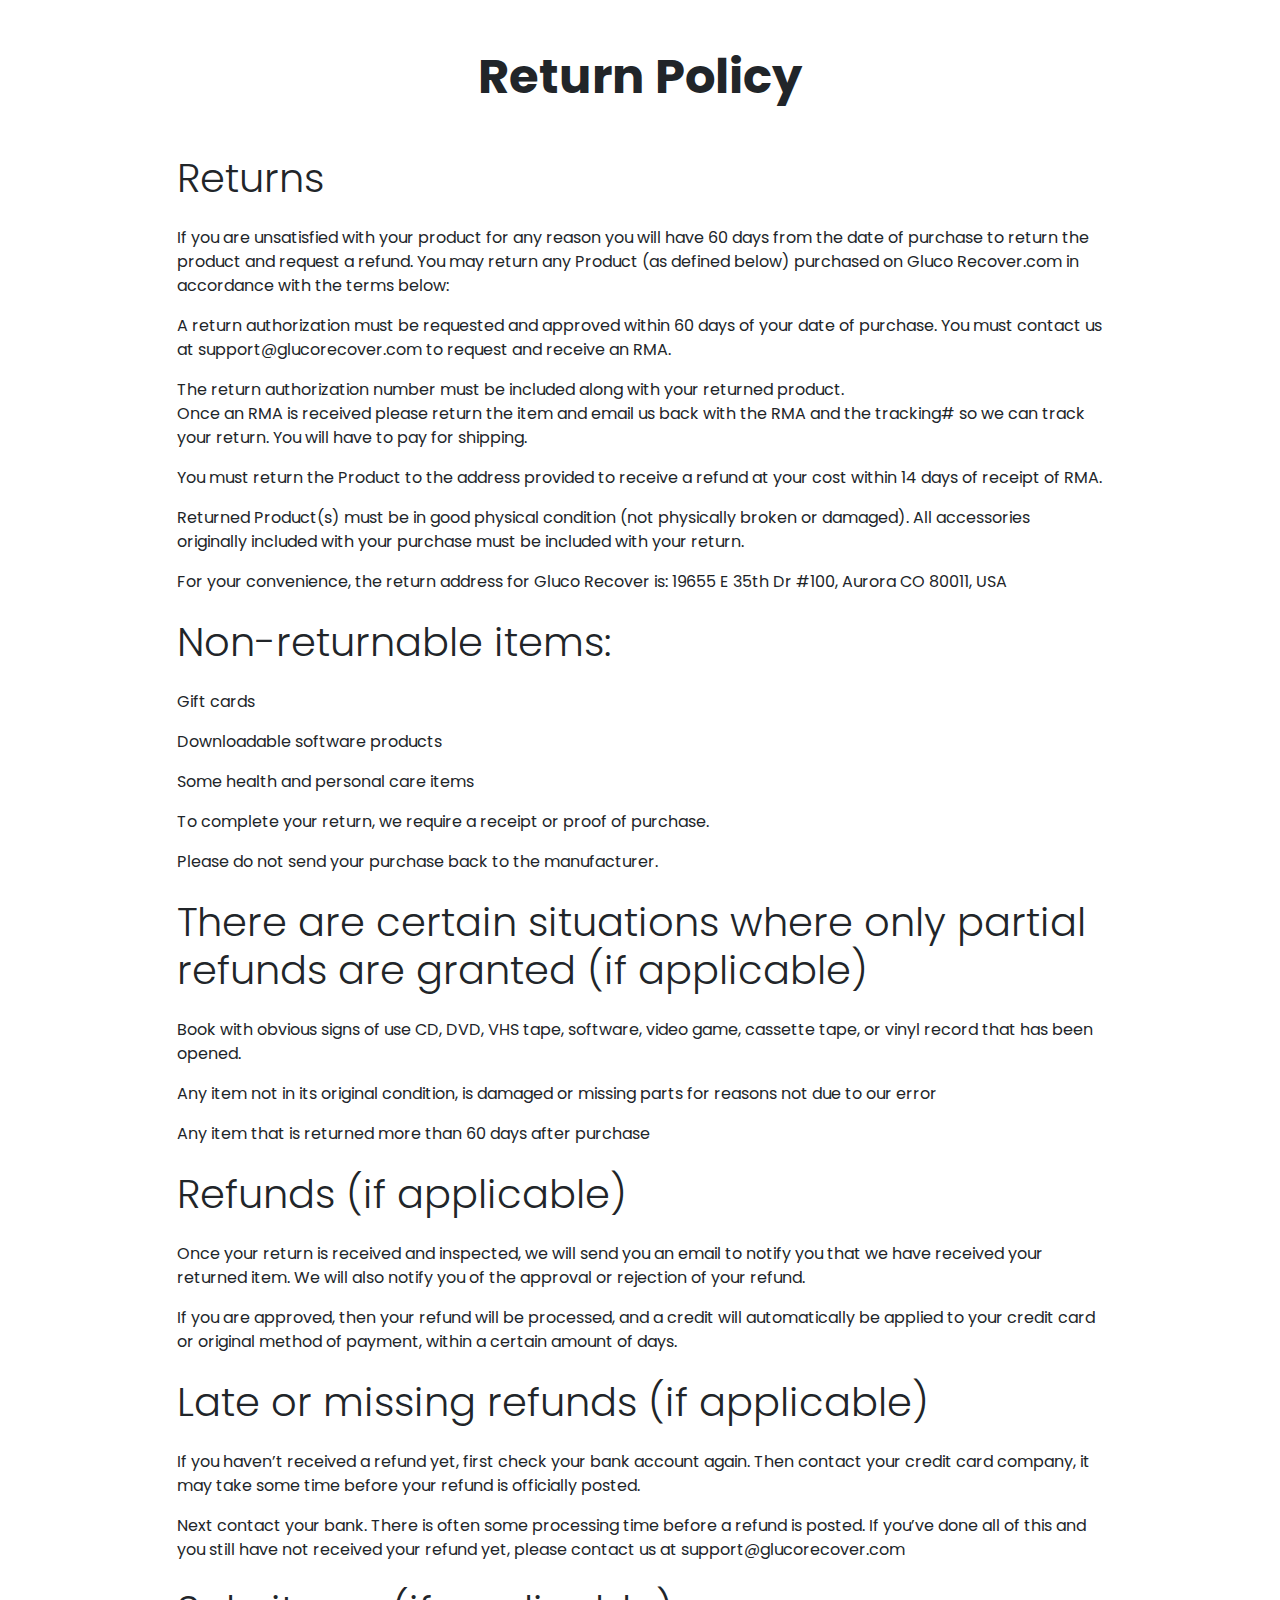
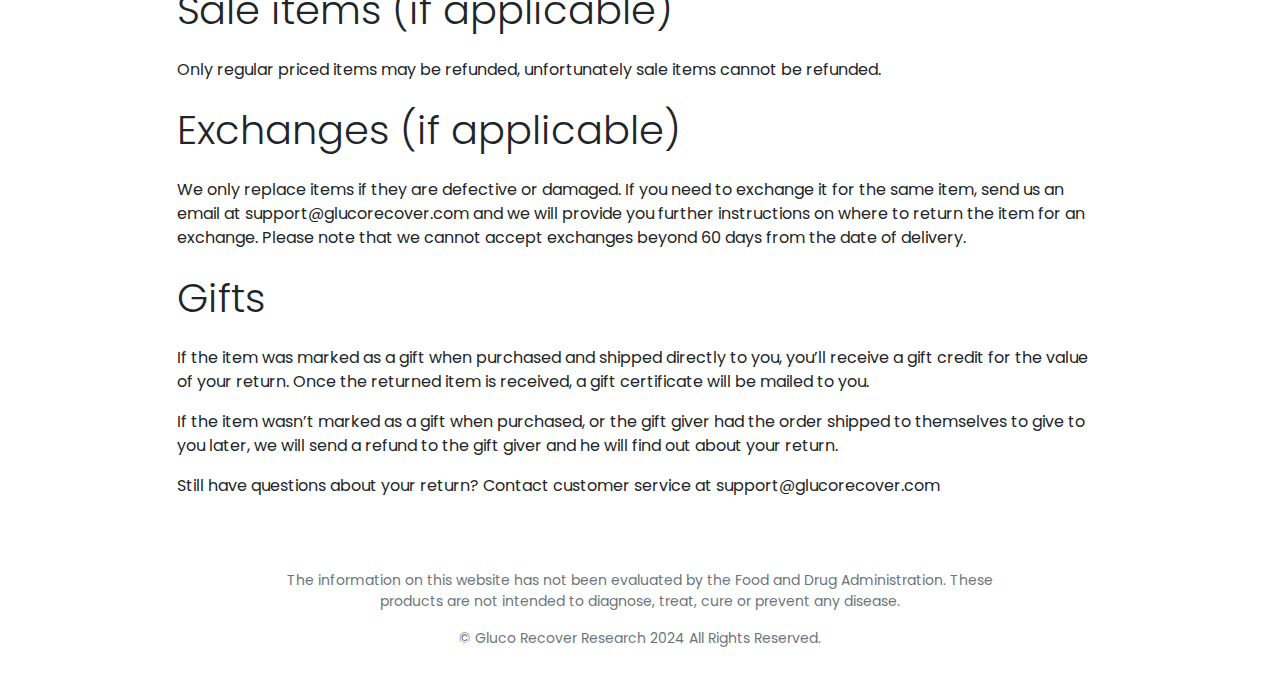
<file: dtc/info/return-policy.html>
<!DOCTYPE html>
<html data-bs-theme="light" lang="en">
<head>
<meta charset="UTF-8">
<meta name="viewport" content="width=device-width, initial-scale=1.0">
<title>Return Policy</title>
<link rel="apple-touch-icon" sizes="180x180" href="../apple-touch-icon.png">
<link rel="icon" type="image/png" sizes="32x32" href="../favicon-32x32.png">
<link rel="icon" type="image/png" sizes="16x16" href="../favicon-16x16.png">
<link rel="manifest" href="../site.html">
<link rel="stylesheet" href="../assets/bootstrap/bootstrap.min.css">
<link rel="stylesheet" href="../assets/css/style.css">
</head>
<body>
<section>
<div class="container">
<div class="row">
<div class="col-12 col-md-10 mx-auto">
<h1 class="display-5 text-center my-5 fw-bold">Return Policy</h1>
<h2 class="display-6 mb-4">Returns</h2>
<div class="mb-4">
<p>If you are unsatisfied with your product for any reason you will have 60 days from the date of
purchase
to
return the product and request a refund. You may return any Product (as defined below) purchased
on
Gluco Recover.com in accordance with the terms below:</p>
<p>A return authorization must be requested and approved within 60 days of your date of purchase.
You must
contact us at support@glucorecover.com to request
and receive an
RMA.</p>
<p>The return authorization number must be included along with your returned product.
<br>
Once an RMA is received please return the item and email us back with the RMA and the tracking#
so we
can track your return. You will have to pay for shipping.
</p>
<p>You must return the Product to the address provided to receive a refund at your cost within 14
days of
receipt of RMA.</p>
<p>Returned Product(s) must be in good physical condition (not physically broken or damaged). All
accessories
originally included with your purchase must be included with your return.</p>
<p>For your convenience, the return address for Gluco Recover is: 19655 E 35th Dr #100, Aurora CO 80011, USA </p>
</div>
<h2 class="display-6 mb-4">Non-returnable items:</h2>
<div class="mb-4">
<p>Gift cards </p>
<p>Downloadable software products </p>
<p>Some health and personal care items</p>
<p>To complete your return, we require a receipt or proof of purchase.</p>
<p>Please do not send your purchase back to the manufacturer.</p>
</div>
<h2 class="display-6 mb-4">There are certain situations where only partial refunds are granted (if applicable)</h2>
<div class="mb-4">
<p>Book with obvious signs of use CD, DVD, VHS tape, software, video game, cassette tape, or vinyl
record
that
has been opened.</p>
<p>Any item not in its original condition, is damaged or missing parts for reasons not due to our
error
</p>
<p>Any item that is returned more than 60 days after purchase</p>
</div>
<h2 class="display-6 mb-4">Refunds (if applicable)</h2>
<div class="mb-4">
<p>Once your return is received and inspected, we will send you an email to notify you that we have
received
your returned item. We will also notify you of the approval or rejection of your refund.</p>
<p>If you are approved, then your refund will be processed, and a credit will automatically be
applied to
your
credit card or original method of payment, within a certain amount of days.</p>
</div>
<h2 class="display-6 mb-4">Late or missing refunds (if applicable)</h2>
<div class="mb-4">
<p>If you haven’t received a refund yet, first check your bank account again. Then contact your
credit
card
company, it may take some time before your refund is officially posted.</p>
<p>Next contact your bank. There is often some processing time before a refund is posted. If you’ve
done
all
of this and you still have not received your refund yet, please contact us at support@glucorecover.com</p>
</div>
<h2 class="display-6 mb-4">Sale items (if applicable)</h2>
<div class="mb-4">
<p>Only regular priced items may be refunded, unfortunately sale items cannot be refunded.</p>
</div>
<h2 class="display-6 mb-4">Exchanges (if applicable)</h2>
<div class="mb-4">
<p>We only replace items if they are defective or damaged. If you need to exchange it for the same
item,
send
us an email at support@glucorecover.com and we will
provide you
further instructions on where to return the item for
an
exchange. Please note that we cannot accept exchanges beyond 60 days from the date of delivery.
</p>
</div>
<h2 class="display-6 mb-4">Gifts</h2>
<div class="mb-4">
<p>If the item was marked as a gift when purchased and shipped directly to you, you’ll receive a
gift
credit
for the value of your return. Once the returned item is received, a gift certificate will be
mailed to
you.
</p>
<p>If the item wasn’t marked as a gift when purchased, or the gift giver had the order shipped to
themselves
to give to you later, we will send a refund to the gift giver and he will find out about your
return.
</p>
<p>Still have questions about your return? Contact customer service at support@glucorecover.com</p>
</div></div>
</div>
</div>
</section>
<footer class="py-5">
<div class="container">
<div class="row">
<div class="col-md-8 mx-auto">
<p class="text-center text-muted small">The information on this website has not been evaluated by the Food and Drug Administration. These products are not intended to diagnose, treat, cure or prevent any disease.</p>
<p class="text-center text-muted mb-0 small">© Gluco Recover Research 2024 All Rights Reserved. </p>
</div>
</div>
</div>
</footer>
<script data-cfasync="false" src="../cdn-cgi/scripts/5c5dd728/cloudflare-static/email-decode.min.js"></script></body>
</html>
</file>
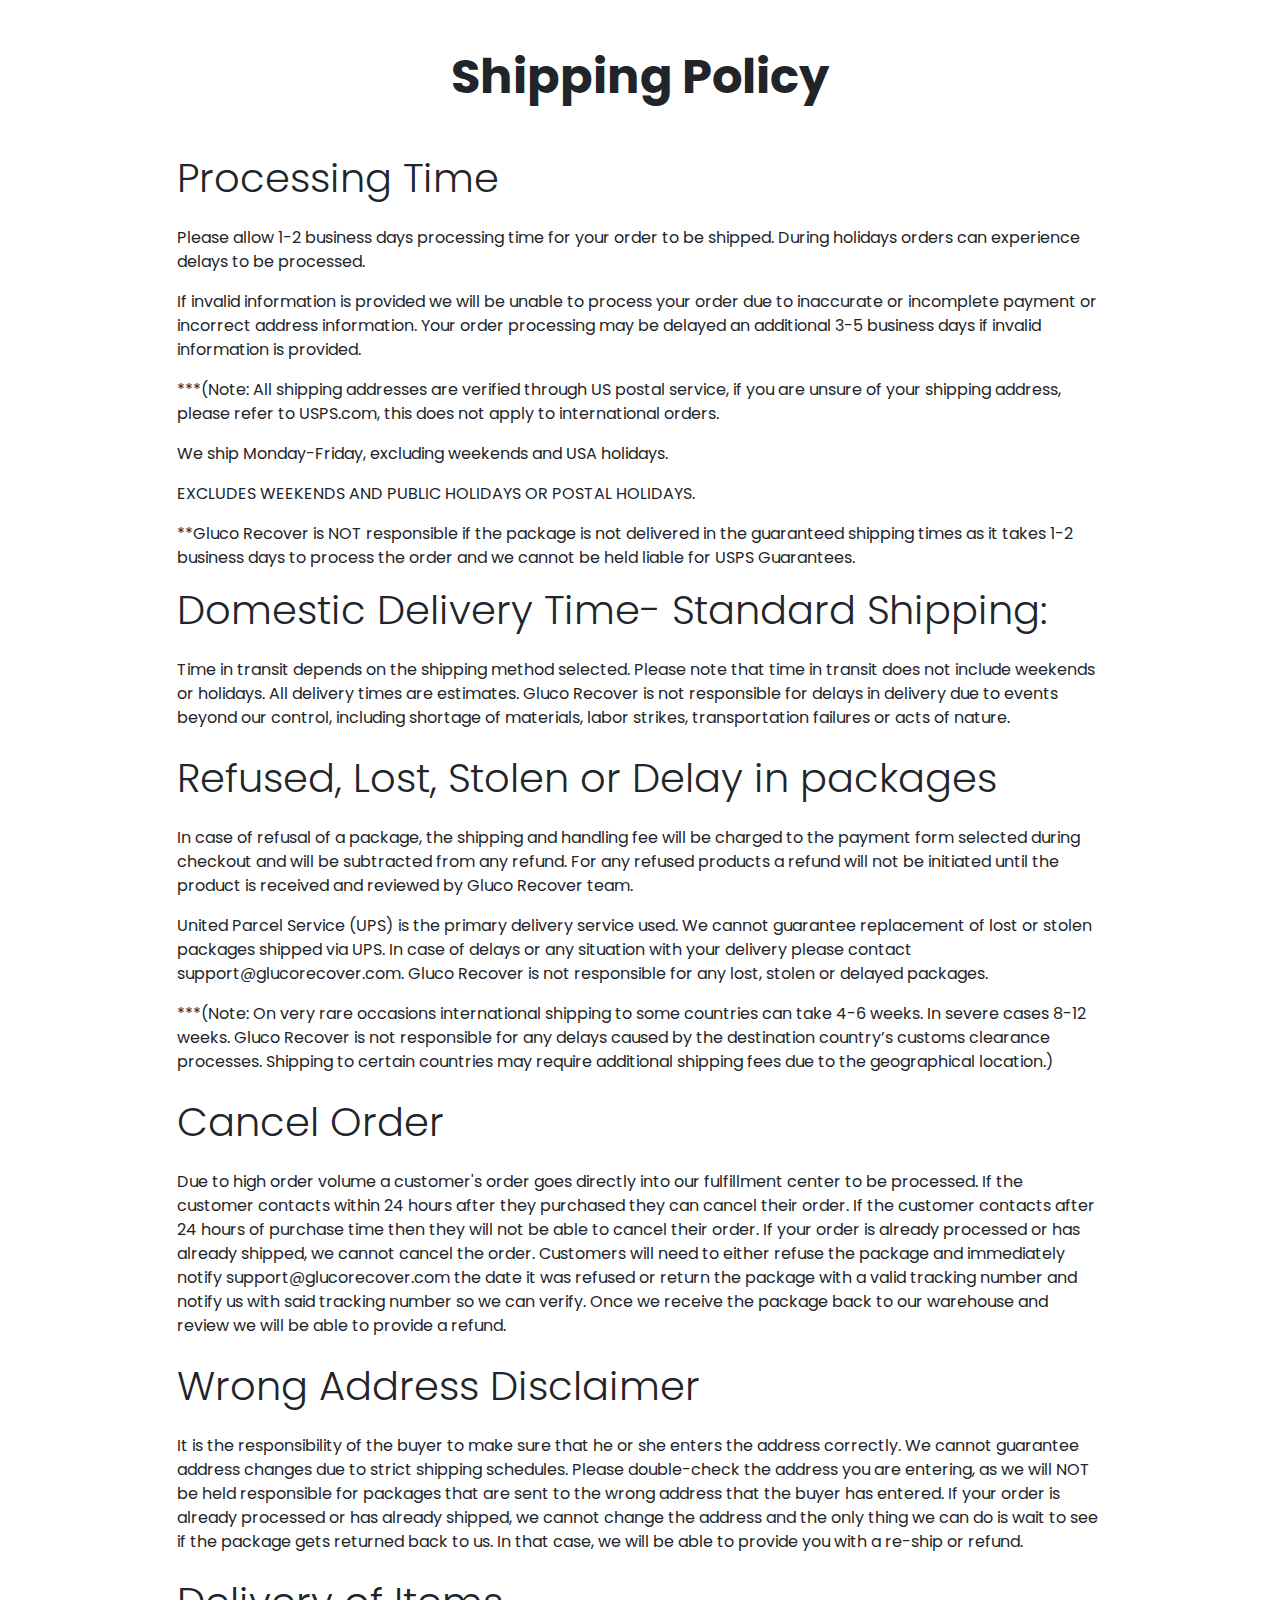
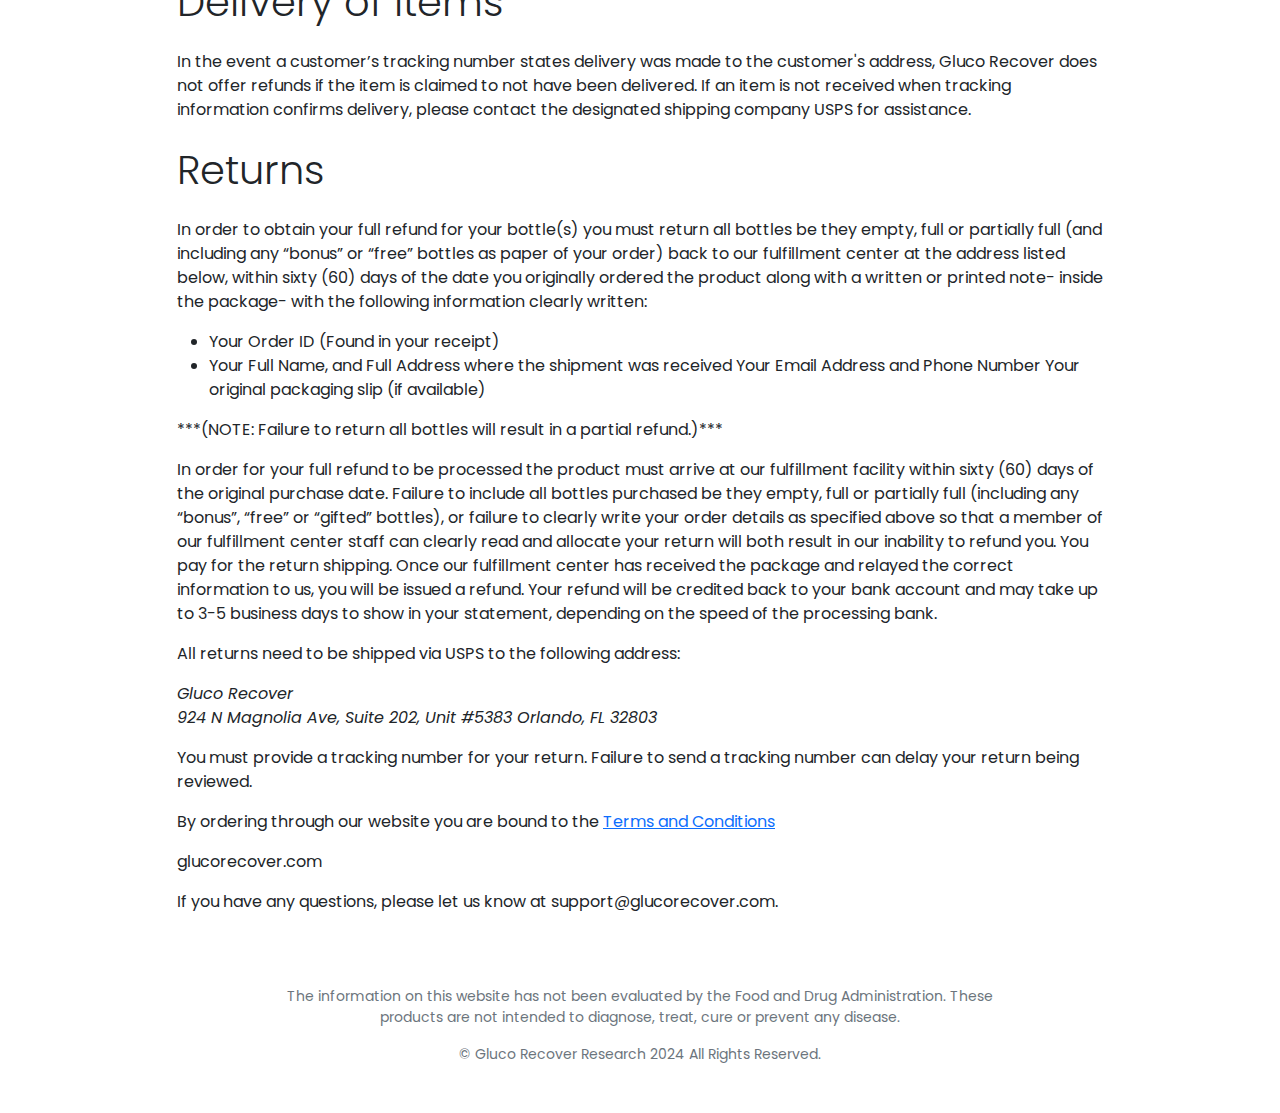
<file: dtc/info/shipping.html>
<!DOCTYPE html>
<html data-bs-theme="light" lang="en">
<head>
<meta charset="UTF-8">
<meta name="viewport" content="width=device-width, initial-scale=1.0">
<title>Shipping Policy</title>
<link rel="apple-touch-icon" sizes="180x180" href="../apple-touch-icon.png">
<link rel="icon" type="image/png" sizes="32x32" href="../favicon-32x32.png">
<link rel="icon" type="image/png" sizes="16x16" href="../favicon-16x16.png">
<link rel="manifest" href="../site.html">
<link rel="stylesheet" href="../assets/bootstrap/bootstrap.min.css">
<link rel="stylesheet" href="../assets/css/style.css">
</head>
<body>
<section>
<div class="container">
<div class="row">
<div class="col-12 col-md-10 mx-auto">
<h1 class="display-5 text-center my-5 fw-bold">Shipping Policy</h1>
<h2 class="display-6 mb-4">Processing Time</h2>
<p>Please allow 1-2 business days processing time for your order to be shipped. During holidays orders
can experience
delays to be processed.</p>
<p>If invalid information is provided we will be unable to process your order due to inaccurate or
incomplete payment or
incorrect address information. Your order processing may be delayed an additional 3-5 business days
if invalid
information is provided.</p>
<p>***(Note: All shipping addresses are verified through US postal service, if you are unsure of your
shipping address,
please refer to USPS.com, this does not apply to international orders.</p>
<p>We ship Monday-Friday, excluding weekends and USA holidays.</p>
<p>EXCLUDES WEEKENDS AND PUBLIC HOLIDAYS OR POSTAL HOLIDAYS.</p>
<p>**Gluco Recover is NOT responsible if the package is not delivered in the guaranteed shipping times as it
takes 1-2 business
days to process the order and we cannot be held liable for USPS Guarantees.</p>
<h2 class="display-6 mb-4">Domestic Delivery Time- Standard Shipping:</h2>
<div class="mb-4">
<p>Time in transit depends on the shipping method selected. Please note that time in transit does
not include weekends
or holidays. All delivery times are estimates. Gluco Recover is not responsible for delays in delivery
due to events beyond
our control, including shortage of materials, labor strikes, transportation failures or acts of
nature.</p>
</div>
<h2 class="display-6 mb-4">Refused, Lost, Stolen or Delay in packages</h2>
<div class="mb-4">
<p>In case of refusal of a package, the shipping and handling fee will be charged to the payment
form selected during
checkout and will be subtracted from any refund. For any refused products a refund will not be
initiated until the
product is received and reviewed by Gluco Recover team.</p>
<p>United Parcel Service (UPS) is the primary delivery service used. We cannot guarantee replacement
of lost or stolen
packages shipped via UPS. In case of delays or any situation with your delivery please contact
support@glucorecover.com. Gluco Recover is not
responsible for any lost, stolen or delayed packages.
</p>
<p>***(Note: On very rare occasions international shipping to some countries can take 4-6 weeks. In
severe cases 8-12
weeks. Gluco Recover is not responsible for any delays caused by the destination country’s customs
clearance processes.
Shipping to certain countries may require additional shipping fees due to the geographical
location.)</p>
</div>
<h2 class="display-6 mb-4">Cancel Order</h2>
<div class="mb-4">
<p>Due to high order volume a customer's order goes directly into our fulfillment center to be
processed. If the
customer contacts within 24 hours after they purchased they can cancel their order. If the
customer contacts after 24
hours of purchase time then they will not be able to cancel their order. If your order is
already processed or has
already shipped, we cannot cancel the order. Customers will need to either refuse the package
and immediately notify
support@glucorecover.com the date it was
refused or return the package with a valid tracking number and notify us with said tracking
number so we can verify.
Once we receive the package back to our warehouse and review we will be able to provide a
refund.
</p>
</div>
<h2 class="display-6 mb-4">Wrong Address Disclaimer</h2>
<div class="mb-4">
<p>It is the responsibility of the buyer to make sure that he or she enters the address correctly.
We cannot guarantee
address changes due to strict shipping schedules. Please double-check the address you are
entering, as we will NOT be
held responsible for packages that are sent to the wrong address that the buyer has entered. If
your order is already
processed or has already shipped, we cannot change the address and the only thing we can do is
wait to see if the
package gets returned back to us. In that case, we will be able to provide you with a re-ship or
refund.</p>
</div>
<h2 class="display-6 mb-4">Delivery of Items</h2>
<div class="mb-4">
<p>In the event a customer’s tracking number states delivery was made to the customer's address,
Gluco Recover does not offer
refunds if the item is claimed to not have been delivered. If an item is not received when
tracking information
confirms delivery, please contact the designated shipping company USPS for assistance.</p>
</div>
<h2 class="display-6 mb-4">Returns</h2>
<div class="mb-4">
<p>In order to obtain your full refund for your bottle(s) you must return all bottles be they empty,
full or partially
full (and including any “bonus” or “free” bottles as paper of your order) back to our
fulfillment center at the
address listed below, within sixty (60) days of the date you originally ordered the product
along with a written or
printed note- inside the package- with the following information clearly written:</p>
<ul>
<li>Your Order ID (Found in your receipt)</li>
<li>Your Full Name, and Full Address where the shipment was received Your Email Address and
Phone Number Your original
packaging slip (if available)</li>
</ul>
<p>***(NOTE: Failure to return all bottles will result in a partial refund.)***</p>
<p>In order for your full refund to be processed the product must arrive at our fulfillment facility
within sixty (60)
days of the original purchase date. Failure to include all bottles purchased be they empty, full
or partially full
(including any “bonus”, “free” or “gifted” bottles), or failure to clearly write your order
details as specified above
so that a member of our fulfillment center staff can clearly read and allocate your return will
both result in our
inability to refund you. You pay for the return shipping. Once our fulfillment center has
received the package and
relayed the correct information to us, you will be issued a refund. Your refund will be credited
back to your bank
account and may take up to 3-5 business days to show in your statement, depending on the speed
of the processing bank.
</p>
<p>All returns need to be shipped via USPS to the following address:</p>
<p><em>Gluco Recover<br> 924 N Magnolia Ave, Suite 202, Unit #5383
Orlando, FL 32803</em></p>
<p>You must provide a tracking number for your return. Failure to send a tracking number can delay
your return being
reviewed.</p>
<p>By ordering through our website you are bound to the <a href="terms.html" class="text-primary">Terms and
Conditions</a></p>
<p>glucorecover.com</p>
<p>If you have any questions, please let us know at support@glucorecover.com.</p>
</div></div>
</div>
</div>
</section>
<footer class="py-5">
<div class="container">
<div class="row">
<div class="col-md-8 mx-auto">
<p class="text-center text-muted small">The information on this website has not been evaluated by the Food and Drug Administration. These products are not intended to diagnose, treat, cure or prevent any disease.</p>
<p class="text-center text-muted mb-0 small">© Gluco Recover Research 2024 All Rights Reserved. </p>
</div>
</div>
</div>
</footer>
</body>
</html>
</file>
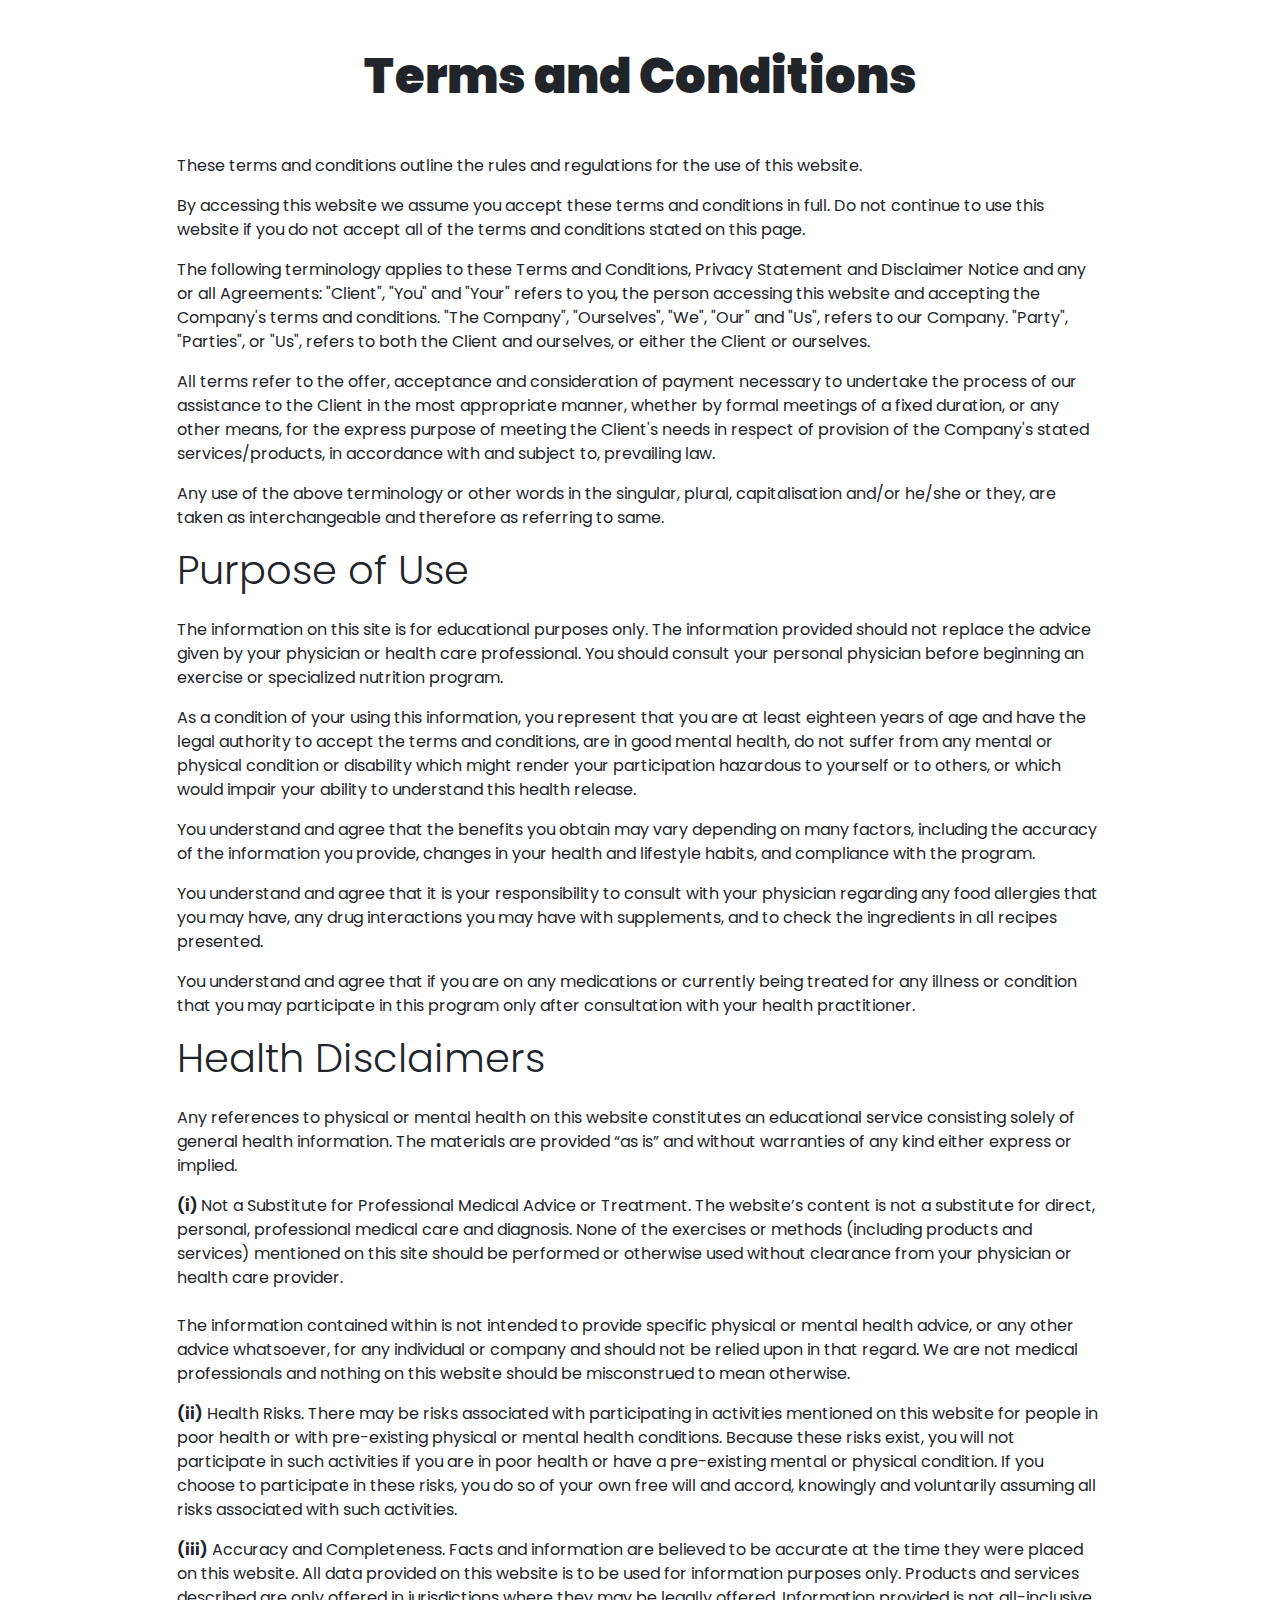
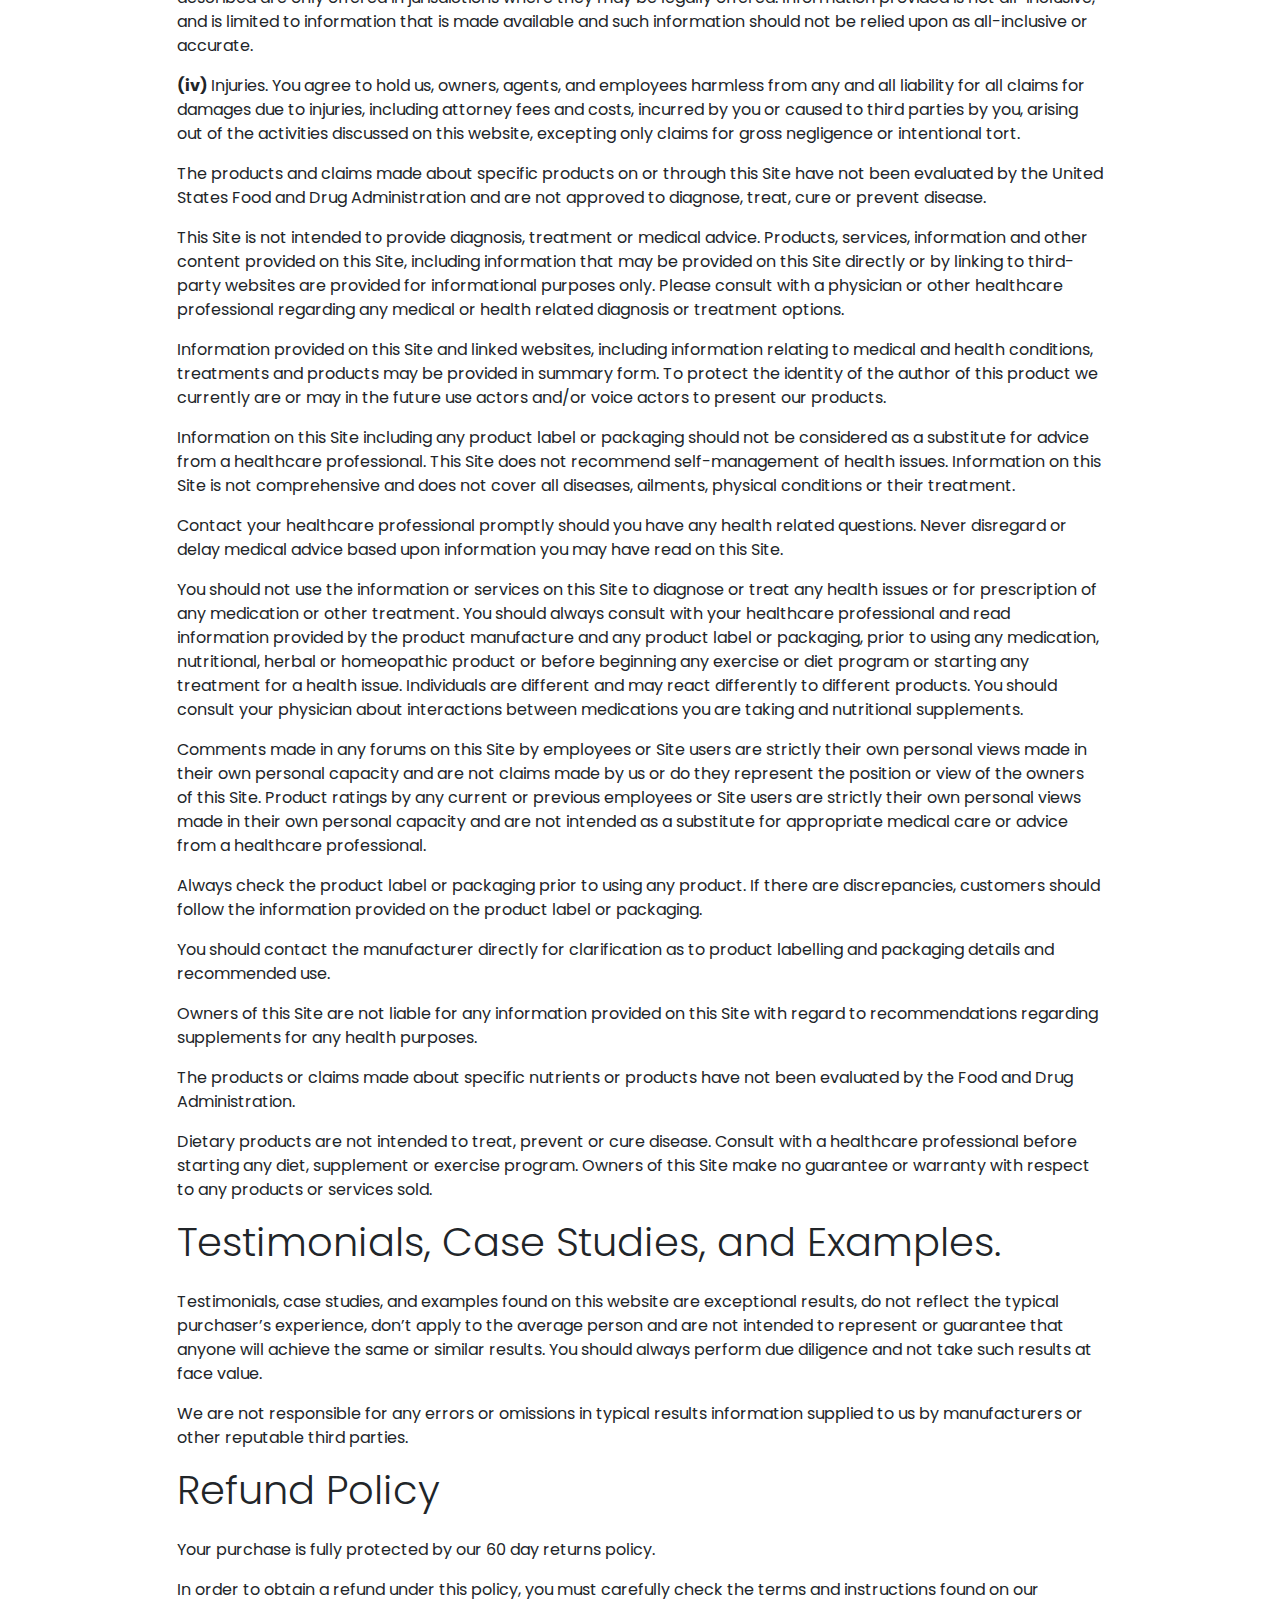
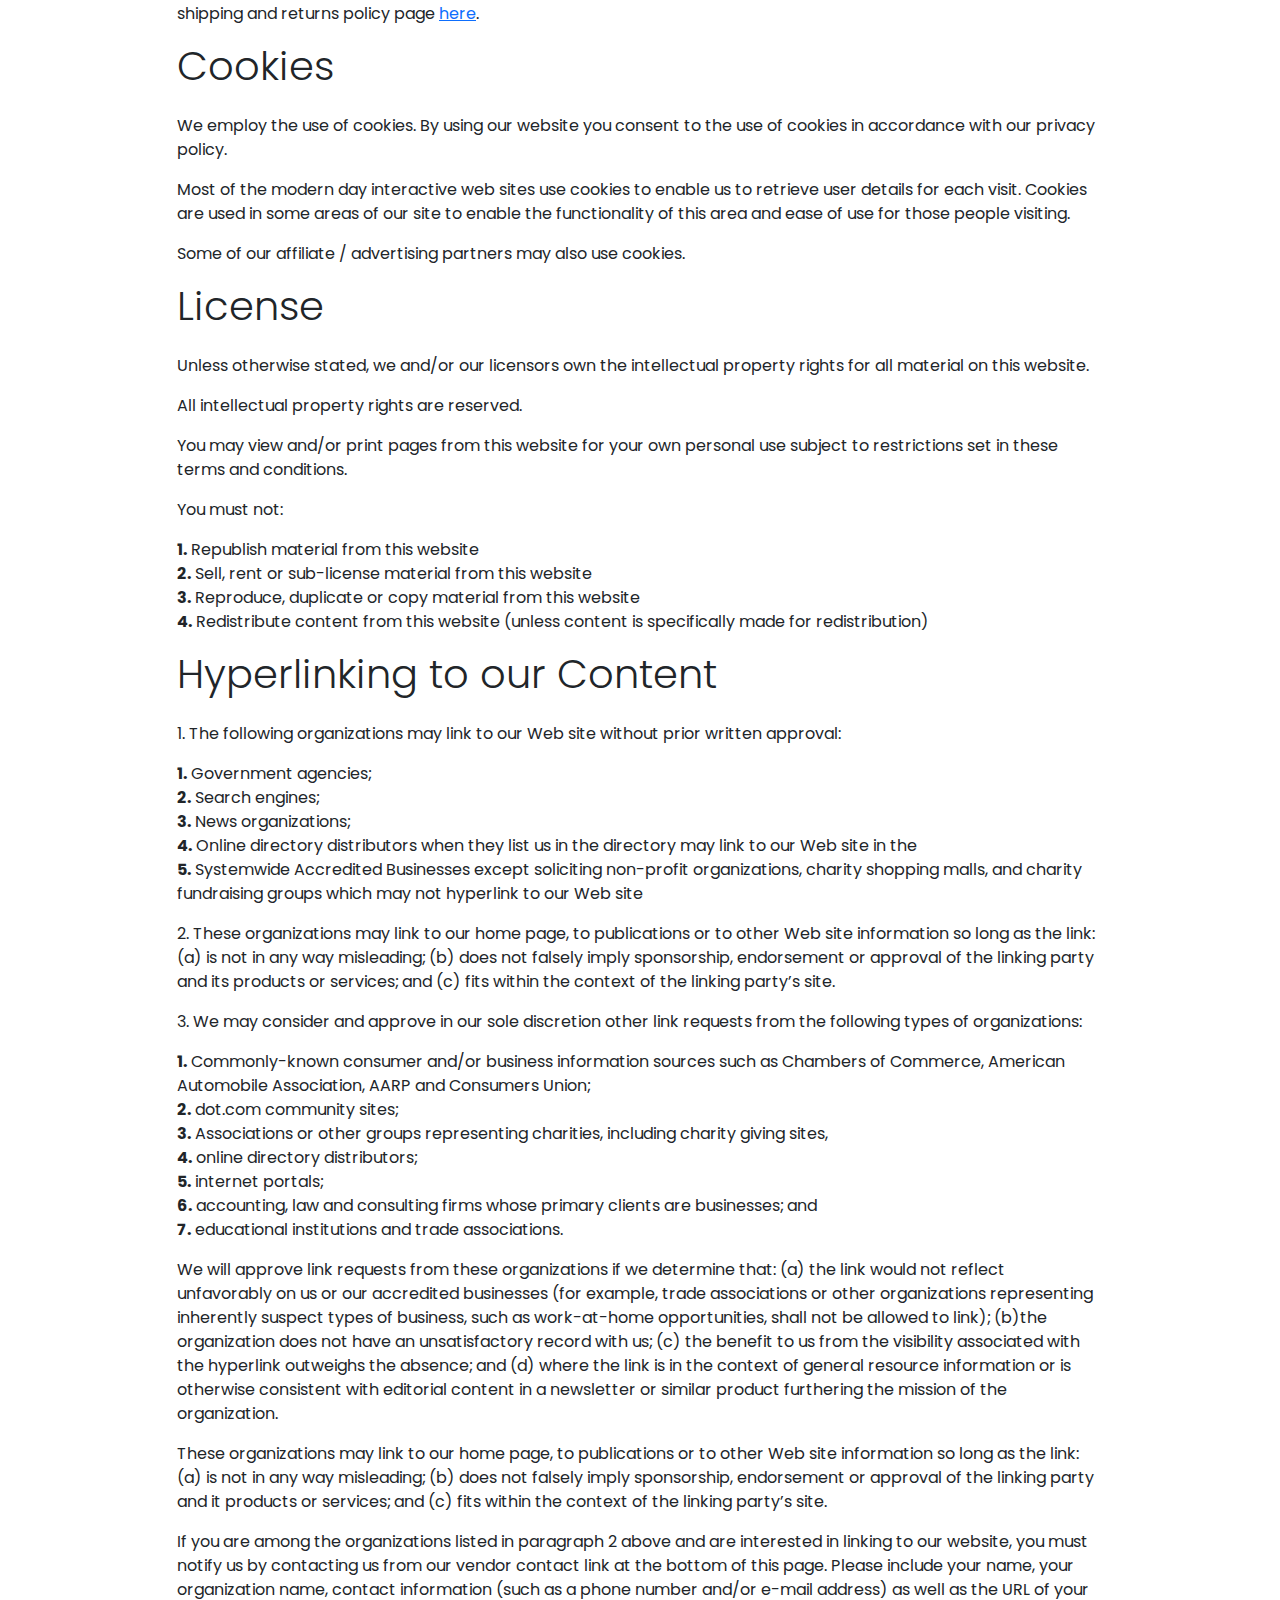
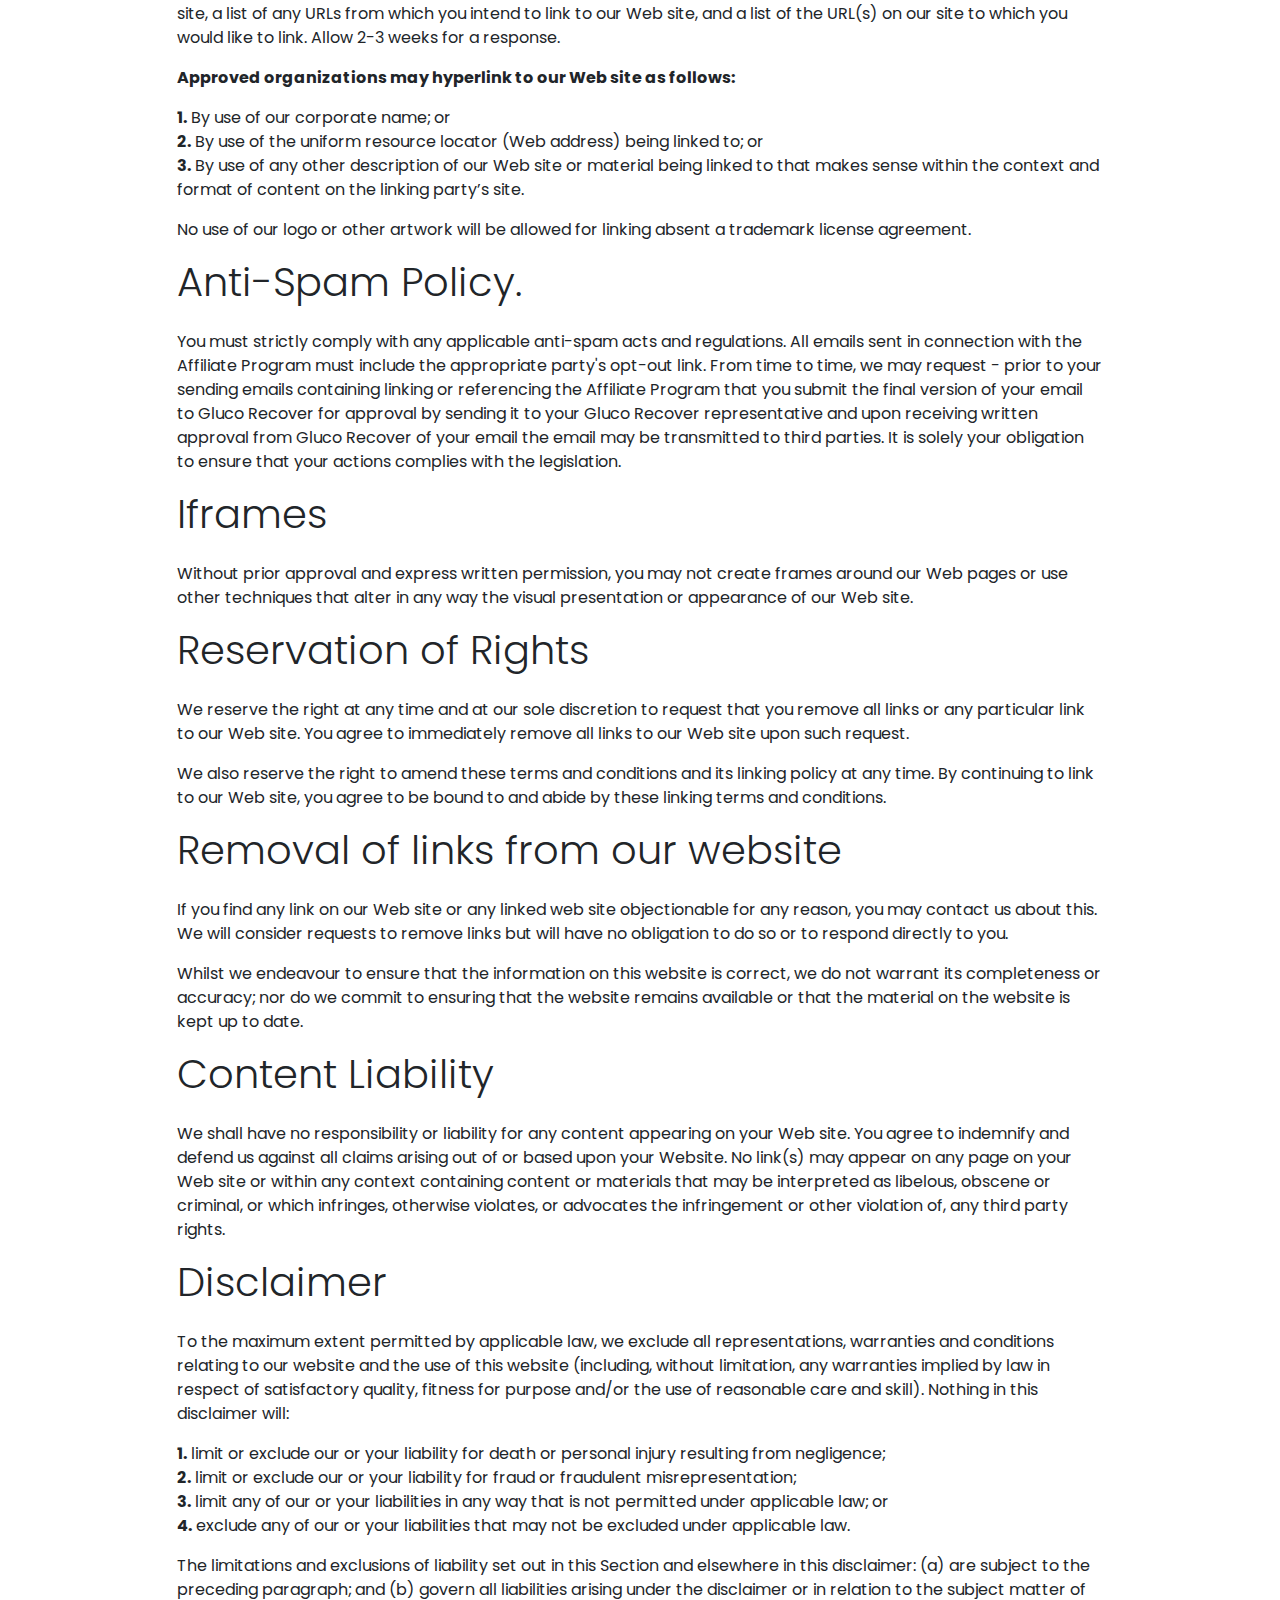
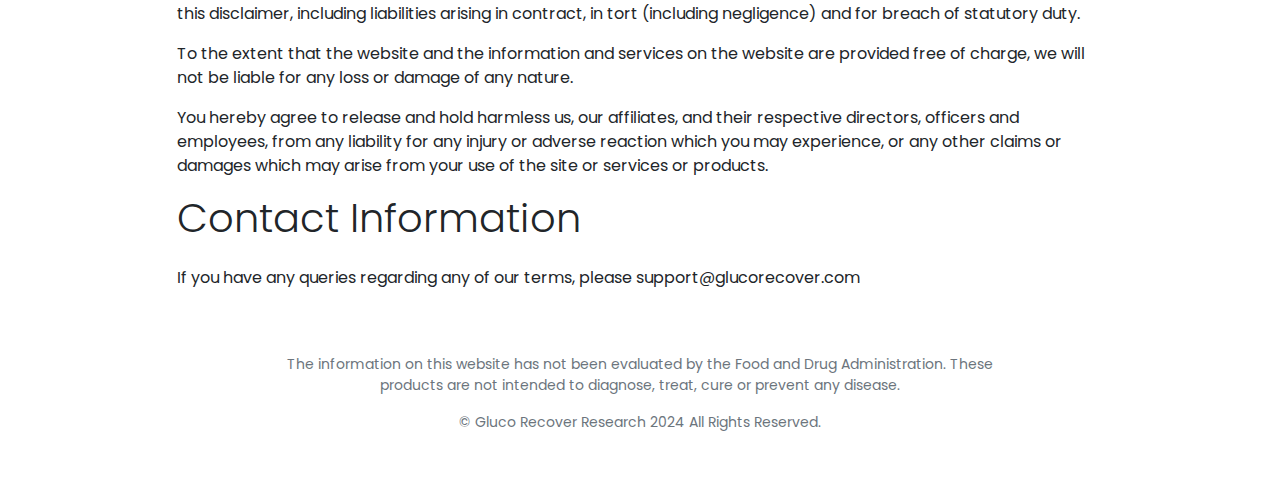
<file: dtc/info/terms.html>
<!DOCTYPE html>
<html data-bs-theme="light" lang="en">
<head>
<meta charset="UTF-8">
<meta name="viewport" content="width=device-width, initial-scale=1.0">
<title>Terms of Use</title>
<link rel="apple-touch-icon" sizes="180x180" href="../apple-touch-icon.png">
<link rel="icon" type="image/png" sizes="32x32" href="../favicon-32x32.png">
<link rel="icon" type="image/png" sizes="16x16" href="../favicon-16x16.png">
<link rel="manifest" href="../site.html">
<link rel="stylesheet" href="../assets/bootstrap/bootstrap.min.css">
<link rel="stylesheet" href="../assets/css/style.css">
</head>
<body>
<section>
<div class="container">
<div class="row">
<div class="col-12 col-md-10 mx-auto">
<h1 class="text-center display-5 my-5 fw-bold"><strong>Terms and Conditions</strong></h1>
<p>These terms and conditions outline the rules and regulations for the
use of this website.
</p>
<p>By accessing this website we assume you accept these terms and conditions in full.
Do not continue to
use this website if you do not accept all of the terms and conditions stated on this page.</p>
<p>The following terminology applies to these Terms and Conditions, Privacy Statement
and Disclaimer
Notice and any or all Agreements: "Client", "You" and "Your" refers to you, the person accessing
this website and
accepting the Company's terms and conditions. "The Company", "Ourselves", "We", "Our" and "Us",
refers to our Company.
"Party", "Parties", or "Us", refers to both the Client and ourselves, or either the Client or
ourselves.</p>
<p>All terms refer to the offer, acceptance and consideration of payment necessary to
undertake the
process of our assistance to the Client in the most appropriate manner, whether by formal
meetings of a fixed
duration, or any other means, for the express purpose of meeting the Client's needs in respect
of provision of the
Company's stated services/products, in accordance with and subject to, prevailing law. </p>
<p>Any use of the above terminology or other words in the singular,
plural, capitalisation
and/or he/she or they, are taken as interchangeable and therefore as referring to same.</p>
<h2 class="display-6 mb-4">Purpose of Use</h2>
<p>The information on this site is for educational purposes only. The
information provided
should not replace the advice given by your physician or health care professional. You should
consult your personal
physician before beginning an exercise or specialized nutrition program.</p>
<p>As a condition of your using this information, you represent that you are at least
eighteen years of
age and have the legal authority to accept the terms and conditions, are in good mental health,
do not suffer from any
mental or physical condition or disability which might render your participation hazardous to
yourself or to others,
or which would impair your ability to understand this health release.</p>
<p>You understand and agree that the benefits you obtain may vary depending on many
factors, including
the accuracy of the information you provide, changes in your health and lifestyle habits, and
compliance with the
program.</p>
<p>You understand and agree that it is your responsibility to consult with your
physician regarding any
food allergies that you may have, any drug interactions you may have with supplements, and to
check the ingredients in
all recipes presented.</p>
<p>You understand and agree that if you are on any medications or
currently being treated for
any illness or condition that you may participate in this program only after consultation with
your health
practitioner.</p>
<h2 class="display-6 mb-4">Health Disclaimers</h2>
<p>Any references to physical or mental health on this website constitutes
an educational
service consisting solely of general health information. The materials are provided “as is” and
without warranties of
any kind either express or implied.</p>
<p><b>(i) </b><span>Not a Substitute for Professional Medical
Advice or Treatment.
The website’s content is not a substitute for direct, personal, professional medical care
and diagnosis. None of the
exercises or methods (including products and services) mentioned on this site should be
performed or otherwise used
without clearance from your physician or health care provider.<br><br>
The information contained within is not intended to provide specific physical or mental
health advice, or any other
advice whatsoever, for any individual or company and should not be relied upon in that
regard. We are not medical
professionals and nothing on this website should be misconstrued to mean otherwise.</span>
</p>
<p><b>(ii)</b><span> Health Risks. There may be risks associated
with participating
in activities mentioned on this website for people in poor health or with pre-existing
physical or mental health
conditions. Because these risks exist, you will not participate in such activities if you
are in poor health or have
a pre-existing mental or physical condition. If you choose to participate in these risks,
you do so of your own free
will and accord, knowingly and voluntarily assuming all risks associated with such
activities.</span></p>
<p><b>(iii)</b><span> Accuracy and Completeness. Facts and
information are believed
to be accurate at the time they were placed on this website. All data provided on this
website is to be used for
information purposes only. Products and services described are only offered in jurisdictions
where they may be
legally offered. Information provided is not all-inclusive, and is limited to information
that is made available and
such information should not be relied upon as all-inclusive or accurate.</span></p>
<p><b>(iv) </b><span>Injuries. You agree to hold us, owners,
agents, and employees
harmless from any and all liability for all claims for damages due to injuries, including
attorney fees and costs,
incurred by you or caused to third parties by you, arising out of the activities discussed
on this website,
excepting only claims for gross negligence or intentional tort.</span></p>
<p>The products and claims made about specific products on or through this Site have
not been evaluated
by the United States Food and Drug Administration and are not approved to diagnose, treat, cure
or prevent disease.
</p>
<p>This Site is not intended to provide diagnosis, treatment or medical advice.
Products, services,
information and other content provided on this Site, including information that may be provided
on this Site directly
or by linking to third-party websites are provided for informational purposes only. Please
consult with a physician or
other healthcare professional regarding any medical or health related diagnosis or treatment
options.</p>
<p>Information provided on this Site and linked websites, including information
relating to medical and
health conditions, treatments and products may be provided in summary form. To protect the
identity of the author of
this product we currently are or may in the future use actors and/or voice actors to present our
products.</p>
<p>Information on this Site including any product label or packaging should not be
considered as a
substitute for advice from a healthcare professional. This Site does not recommend
self-management of health issues.
Information on this Site is not comprehensive and does not cover all diseases, ailments,
physical conditions or their
treatment.</p>
<p>Contact your healthcare professional promptly should you have any health related
questions. Never
disregard or delay medical advice based upon information you may have read on this Site.</p>
<p>You should not use the information or services on this Site to diagnose or treat
any health issues or
for prescription of any medication or other treatment. You should always consult with your
healthcare professional and
read information provided by the product manufacture and any product label or packaging, prior
to using any
medication, nutritional, herbal or homeopathic product or before beginning any exercise or diet
program or starting
any treatment for a health issue. Individuals are different and may react differently to
different products. You
should consult your physician about interactions between medications you are taking and
nutritional supplements.</p>
<p>Comments made in any forums on this Site by employees or Site users are strictly
their own personal
views made in their own personal capacity and are not claims made by us or do they represent the
position or view of
the owners of this Site. Product ratings by any current or previous employees or Site users are
strictly their own
personal views made in their own personal capacity and are not intended as a substitute for
appropriate medical care
or advice from a healthcare professional.</p>
<p>Always check the product label or packaging prior to using any product. If there
are discrepancies,
customers should follow the information provided on the product label or packaging.</p>
<p>You should contact the manufacturer directly for clarification as to product
labelling and packaging
details and recommended use.</p>
<p>Owners of this Site are not liable for any information provided on this Site with
regard to
recommendations regarding supplements for any health purposes.</p>
<p>The products or claims made about specific nutrients or products have not been
evaluated by the Food
and Drug Administration.</p>
<p>Dietary products are not intended to treat, prevent or cure disease.
Consult with a
healthcare professional before starting any diet, supplement or exercise program. Owners of this
Site make no
guarantee or warranty with respect to any products or services sold. </p>
<h2 class="display-6 mb-4">Testimonials, Case Studies, and Examples. </h2>
<p>Testimonials, case studies, and examples found on this website are
exceptional results, do
not reflect the typical purchaser’s experience, don’t apply to the average person and are not
intended to represent or
guarantee that anyone will achieve the same or similar results. You should always perform due
diligence and not take
such results at face value.</p>
<p>We are not responsible for any errors or omissions in typical results
information supplied
to us by manufacturers or other reputable third parties.</p>
<h2 class="display-6 mb-4">Refund Policy</h2>
<p>Your purchase is fully protected by our 60 day returns policy.</p>
<p>In order to obtain a refund under this policy, you must carefully check
the terms and
instructions found on our shipping and returns policy page <a href="return-policy.html" class="text-primary">here</a>.</p>
<h2 class="display-6 mb-4">Cookies</h2>
<p>We employ the use of cookies. By using our website you consent to the
use of cookies in
accordance with our privacy policy.</p>
<p>Most of the modern day interactive web sites use cookies to enable us to retrieve
user details for
each visit. Cookies are used in some areas of our site to enable the functionality of this area
and ease of use for
those people visiting.</p>
<p>Some of our affiliate / advertising partners may also use cookies.</p>
<h2 class="display-6 mb-4">License</h2>
<p>Unless otherwise stated, we and/or our licensors own the intellectual
property rights for
all material on this website.</p>
<p>All intellectual property rights are reserved.</p>
<p>You may view and/or print pages from this website for your own personal use
subject to restrictions
set in these terms and conditions.</p>
<p>You must not:</p>
<p><b>1.</b> Republish material from this website<br>
<b>2.</b> Sell, rent or sub-license material from this website<br>
<b>3.</b> Reproduce, duplicate or copy material from this website<br>
<b>4.</b> Redistribute content from this website (unless content is specifically made for
redistribution)
</p>
<h2 class="display-6 mb-4">Hyperlinking to our Content</h2>
<p><span>1.</span> The following organizations may
link to our Web site
without prior written approval:</p>
<p>
<b>1.</b> Government agencies;<br>
<b>2.</b> Search engines;<br>
<b>3.</b> News organizations;<br>
<b>4.</b> Online directory distributors when they list us in the directory may link to our Web
site in the<br>
<b>5.</b> Systemwide Accredited Businesses except soliciting non-profit organizations, charity
shopping malls, and
charity fundraising groups which may not hyperlink to our Web site
</p>
<p><span>2.</span> These organizations may link to our home
page, to publications or
to other Web site information so long as the link: (a) is not in any way misleading; (b) does
not falsely imply
sponsorship, endorsement or approval of the linking party and its products or services; and (c)
fits within the
context of the linking party’s site.</p>
<p><span>3.</span> We may consider and approve in our sole
discretion other link
requests from the following types of organizations:</p>
<p>
<b>1.</b> Commonly-known consumer and/or business information sources such as Chambers of
Commerce, American
Automobile Association, AARP and Consumers Union;<br>
<b>2.</b> dot.com community sites;<br>
<b>3.</b> Associations or other groups representing charities, including charity giving
sites,<br>
<b>4.</b> online directory distributors;<br>
<b>5.</b> internet portals;<br>
<b>6.</b> accounting, law and consulting firms whose primary clients are businesses; and<br>
<b>7.</b> educational institutions and trade associations.
</p>
<p>We will approve link requests from these organizations if we determine that: (a)
the link would not
reflect unfavorably on us or our accredited businesses (for example, trade associations or other
organizations
representing inherently suspect types of business, such as work-at-home opportunities, shall not
be allowed to link);
(b)the organization does not have an unsatisfactory record with us; (c) the benefit to us from
the visibility
associated with the hyperlink outweighs the absence; and (d) where the link is in the context of
general resource
information or is otherwise consistent with editorial content in a newsletter or similar product
furthering the
mission of the organization.</p>
<p>These organizations may link to our home page, to publications or to other Web
site information so
long as the link: (a) is not in any way misleading; (b) does not falsely imply sponsorship,
endorsement or approval of
the linking party and it products or services; and (c) fits within the context of the linking
party’s site.</p>
<p>If you are among the organizations listed in paragraph 2 above and are interested
in linking to our
website, you must notify us by contacting us from our vendor contact link at the bottom of this
page. Please include
your name, your organization name, contact information (such as a phone number and/or e-mail
address) as well as the
URL of your site, a list of any URLs from which you intend to link to our Web site, and a list
of the URL(s) on our
site to which you would like to link. Allow 2-3 weeks for a response.</p>
<p><b>Approved organizations may hyperlink to our Web site as follows:</b></p>
<p>
</p>
<p>
<b>1.</b> By use of our corporate name; or<br>
<b>2.</b> By use of the uniform resource locator (Web address) being linked to; or<br>
<b>3.</b> By use of any other description of our Web site or material being linked to that makes
sense within the
context and format of content on the linking party’s site.
</p>
<p>No use of our logo or other artwork will be allowed for linking absent
a trademark license
agreement.</p>
<h2 class="display-6 mb-4"> Anti-Spam Policy.</h2>
<p> You must strictly comply with any applicable anti-spam acts and regulations. All emails sent in
connection with the Affiliate Program must include the appropriate party's opt-out link. From time to time, we may
request - prior to your sending emails containing linking or referencing the Affiliate Program that you submit the final
version of your email to Gluco Recover for approval by sending it to your Gluco Recover representative and upon receiving
written approval from Gluco Recover of your email the email may be transmitted to third parties. It is solely your
obligation to ensure that your actions complies with the legislation.</p>
<h2 class="display-6 mb-4">Iframes</h2>
<p>Without prior approval and express written permission, you
may not create frames
around our Web pages or use other techniques that alter in any way the visual presentation or
appearance of our Web
site.</p>
<h2 class="display-6 mb-4">Reservation of Rights</h2>
<p>We reserve the right at any time and at our sole discretion to request
that you remove all
links or any particular link to our Web site. You agree to immediately remove all links to our
Web site upon such
request.</p>
<p>We also reserve the right to amend these terms and conditions and its
linking policy at any
time. By continuing to link to our Web site, you agree to be bound to and abide by these linking
terms and conditions.
</p>
<h2 class="display-6 mb-4">Removal of links from our website</h2>
<p>If you find any link on our Web site or any linked web site
objectionable for any reason,
you may contact us about this. We will consider requests to remove links but will have no
obligation to do so or to
respond directly to you.</p>
<p>Whilst we endeavour to ensure that the information on this website is
correct, we do not
warrant its completeness or accuracy; nor do we commit to ensuring that the website remains
available or that the
material on the website is kept up to date.</p>
<h2 class="display-6 mb-4">Content Liability</h2>
<p>We shall have no responsibility or liability for any content
appearing on your
Web site. You agree to indemnify and defend us against all claims arising out of or based upon
your Website. No
link(s) may appear on any page on your Web site or within any context containing content or
materials that may be
interpreted as libelous, obscene or criminal, or which infringes, otherwise violates, or
advocates the infringement or
other violation of, any third party rights.</p>
<h2 class="display-6 mb-4">Disclaimer</h2>
<p>To the maximum extent permitted by applicable law, we exclude all
representations,
warranties and conditions relating to our website and the use of this website (including,
without limitation, any
warranties implied by law in respect of satisfactory quality, fitness for purpose and/or the use
of reasonable care
and skill). Nothing in this disclaimer will:</p>
<p>
<b>1.</b> limit or exclude our or your liability for death or personal injury resulting from
negligence;<br>
<b>2.</b> limit or exclude our or your liability for fraud or fraudulent misrepresentation;<br>
<b>3.</b> limit any of our or your liabilities in any way that is not permitted under applicable
law; or<br>
<b>4.</b> exclude any of our or your liabilities that may not be excluded under applicable law.
</p>
<p>The limitations and exclusions of liability set out in this Section and elsewhere
in this disclaimer:
(a) are subject to the preceding paragraph; and (b) govern all liabilities arising under the
disclaimer or in relation
to the subject matter of this disclaimer, including liabilities arising in contract, in tort
(including negligence)
and for breach of statutory duty.</p>
<p>To the extent that the website and the information and services on the website are
provided free of
charge, we will not be liable for any loss or damage of any nature.</p>
<p>You hereby agree to release and hold harmless us, our affiliates, and their
respective directors,
officers and employees, from any liability for any injury or adverse reaction which you may
experience, or any other
claims or damages which may arise from your use of the site or services or products.</p>
<h2 class="display-6 mb-4">Contact Information</h2>
<p>If you have any queries regarding any of our terms, please
support@glucorecover.com
</p>
</div>
</div>
</div>
</section>
<footer class="py-5">
<div class="container">
<div class="row">
<div class="col-md-8 mx-auto">
<p class="text-center text-muted small">The information on this website has not been evaluated by the Food and Drug Administration. These products are not intended to diagnose, treat, cure or prevent any disease.</p>
<p class="text-center text-muted mb-0 small">© Gluco Recover Research 2024 All Rights Reserved. </p>
</div>
</div>
</div>
</footer>
<script data-cfasync="false" src="../cdn-cgi/scripts/5c5dd728/cloudflare-static/email-decode.min.js"></script></body>
</html>
</file>
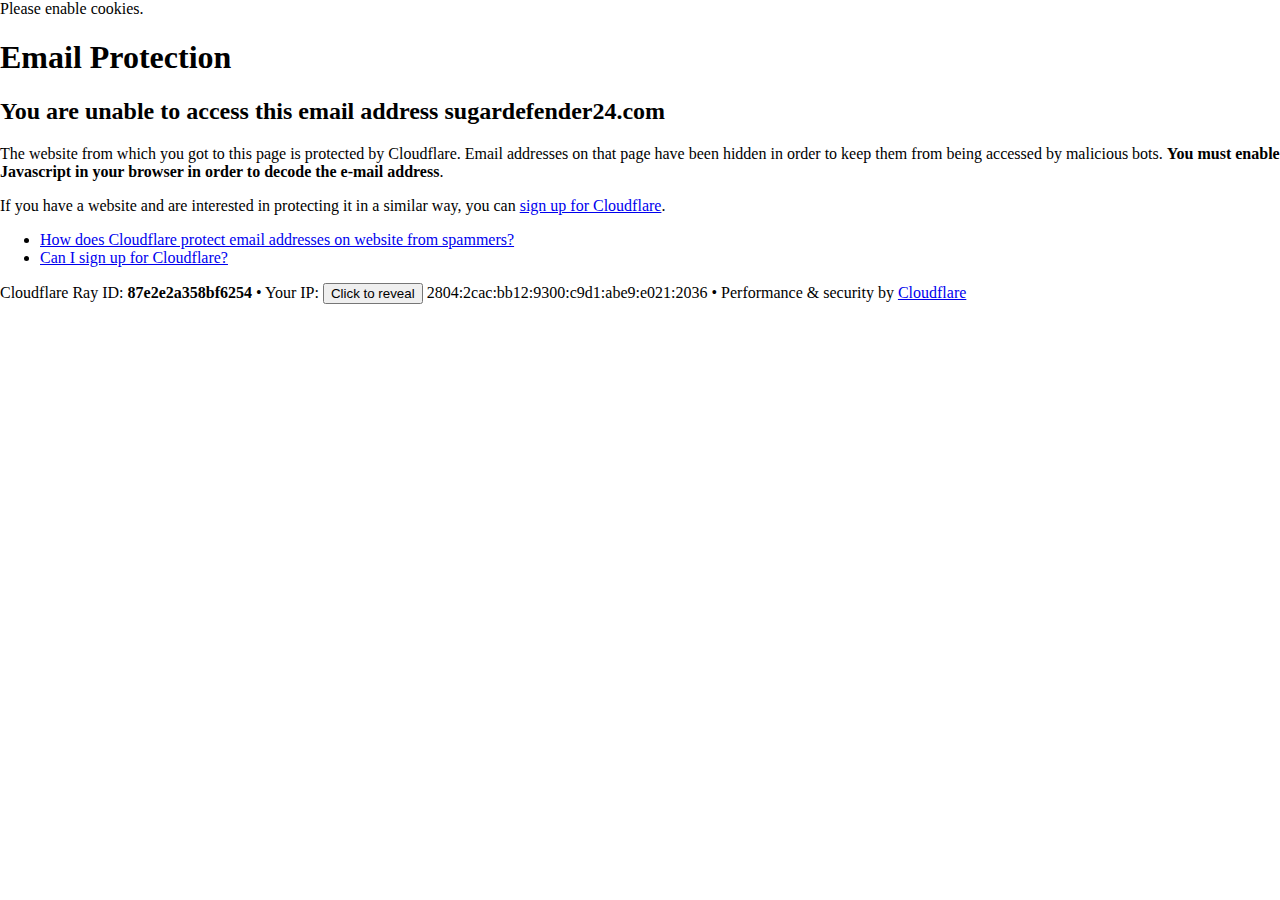
<file: dtc/cdn-cgi/l/email-protection.html>
<!DOCTYPE html>
<!--[if lt IE 7]> <html class="no-js ie6 oldie" lang="en-US"> <![endif]-->
<!--[if IE 7]>    <html class="no-js ie7 oldie" lang="en-US"> <![endif]-->
<!--[if IE 8]>    <html class="no-js ie8 oldie" lang="en-US"> <![endif]-->
<!--[if gt IE 8]><!--> <html class="no-js" lang="en-US"> <!--<![endif]-->
<meta http-equiv="content-type" content="text/html;charset=UTF-8" /><!-- /Added by HTTrack -->
<head>
<title>Email Protection | Cloudflare</title>
<meta charset="UTF-8" />
<meta http-equiv="Content-Type" content="text/html; charset=UTF-8" />
<meta http-equiv="X-UA-Compatible" content="IE=Edge" />
<meta name="robots" content="noindex, nofollow" />
<meta name="viewport" content="width=device-width,initial-scale=1" />
<link rel="stylesheet" id="cf_styles-css" href="https://sugardefender24.com/cdn-cgi/styles/cf.errors.css" />
<!--[if lt IE 9]><link rel="stylesheet" id='cf_styles-ie-css' href="/cdn-cgi/styles/cf.errors.ie.css" /><![endif]-->
<style>body{margin:0;padding:0}</style>


<!--[if gte IE 10]><!-->
<script>
  if (!navigator.cookieEnabled) {
    window.addEventListener('DOMContentLoaded', function () {
      var cookieEl = document.getElementById('cookie-alert');
      cookieEl.style.display = 'block';
    })
  }
</script>
<!--<![endif]-->


</head>
<body>
  <div id="cf-wrapper">
    <div class="cf-alert cf-alert-error cf-cookie-error" id="cookie-alert" data-translate="enable_cookies">Please enable cookies.</div>
    <div id="cf-error-details" class="cf-error-details-wrapper">
      <div class="cf-wrapper cf-header cf-error-overview">
        <h1 data-translate="block_headline">Email Protection</h1>
        <h2 class="cf-subheadline"><span data-translate="unable_to_access">You are unable to access this email address</span> sugardefender24.com</h2>
      </div><!-- /.header -->

      <div class="cf-section cf-wrapper">
        <div class="cf-columns two">
          <div class="cf-column">
            <p>The website from which you got to this page is protected by Cloudflare. Email addresses on that page have been hidden in order to keep them from being accessed by malicious bots. <strong>You must enable Javascript in your browser in order to decode the e-mail address</strong>.</p>
            <p>If you have a website and are interested in protecting it in a similar way, you can <a rel="noopener noreferrer" href="https://www.cloudflare.com/sign-up?utm_source=email_protection">sign up for Cloudflare</a>.</p>
          </div>

          <div class="cf-column">
            <div class="grid_4">
              <div class="rail">
                  <div class="panel">
                      <ul class="nobullets">
                        <li><a rel="noopener noreferrer" class="modal-link-faq" href="https://support.cloudflare.com/hc/en-us/articles/200170016-What-is-Email-Address-Obfuscation-">How does Cloudflare protect email addresses on website from spammers?</a></li>
                        <li><a rel="noopener noreferrer" class="modal-link-faq" href="https://support.cloudflare.com/hc/en-us/categories/200275218-Getting-Started">Can I sign up for Cloudflare?</a></li>
                    </ul>
                </div>
              </div>
            </div>
          </div>
        </div>
      </div><!-- /.section -->

      <div class="cf-error-footer cf-wrapper w-240 lg:w-full py-10 sm:py-4 sm:px-8 mx-auto text-center sm:text-left border-solid border-0 border-t border-gray-300">
  <p class="text-13">
    <span class="cf-footer-item sm:block sm:mb-1">Cloudflare Ray ID: <strong class="font-semibold">87e2e2a358bf6254</strong></span>
    <span class="cf-footer-separator sm:hidden">&bull;</span>
    <span id="cf-footer-item-ip" class="cf-footer-item hidden sm:block sm:mb-1">
      Your IP:
      <button type="button" id="cf-footer-ip-reveal" class="cf-footer-ip-reveal-btn">Click to reveal</button>
      <span class="hidden" id="cf-footer-ip">2804:2cac:bb12:9300:c9d1:abe9:e021:2036</span>
      <span class="cf-footer-separator sm:hidden">&bull;</span>
    </span>
    <span class="cf-footer-item sm:block sm:mb-1"><span>Performance &amp; security by</span> <a rel="noopener noreferrer" href="https://www.cloudflare.com/5xx-error-landing" id="brand_link" target="_blank">Cloudflare</a></span>
    
  </p>
  <script>(function(){function d(){var b=a.getElementById("cf-footer-item-ip"),c=a.getElementById("cf-footer-ip-reveal");b&&"classList"in b&&(b.classList.remove("hidden"),c.addEventListener("click",function(){c.classList.add("hidden");a.getElementById("cf-footer-ip").classList.remove("hidden")}))}var a=document;document.addEventListener&&a.addEventListener("DOMContentLoaded",d)})();</script>
</div><!-- /.error-footer -->


    </div><!-- /#cf-error-details -->
  </div><!-- /#cf-wrapper -->

  <script>
  window._cf_translation = {};
  
  
</script>

</body>
</html>
</file>
<file: dtc/assets/css/style.css>
@import 'https://fonts.googleapis.com/css2?family=Poppins:wght@400;500;600;700&display=swap';

:root {
	--new-primary: #B3001B;
	--new-primary-dark: #931F1D;
	--new-blue-light: #3977a4;
	--new-blue-dark: #2A324B;
	--new-light: #E1E5EE;
	--bs-light-rgb: 225, 229, 238;
	--bs-font-sans-serif: 'Poppins', sans-serif
}

.heading-1 {
	font-size: 2rem;
	font-size: min(max(2rem, 4vw), 5rem);
	font-size: clamp(2rem, 4vw, 5rem)
}

.heading-2 {
	font-size: 1.75rem;
	font-size: min(max(1.75rem, 3vw), 3rem);
	font-size: clamp(1.75rem, 3vw, 3rem)
}

.heading-3 {
	font-size: 1.5rem;
	font-size: min(max(1.5rem, 2.5vw), 2.75rem);
	font-size: clamp(1.5rem, 2.5vw, 2.75rem)
}

.heading-4 {
	font-size: 1rem;
	font-size: min(max(1rem, 1.5vw), 1.75rem);
	font-size: clamp(1rem, 1.5vw, 1.75rem)
}

.p-2-5 {
	padding: 2.5rem
}

.p-4rem {
	padding: 4rem
}

@media(max-width:520px) {
	.p-2-5 {
		padding: 2rem
	}

	.p-4rem {
		padding: 3.5rem
	}
}

@media(max-width:500px) {
	.padding-btn-upsell {
		padding: 1rem
	}
}

.theme-border-radius {
	border-radius: 3.125rem;
	background: #fff;
	color: #000;
}

.theme-border-radius-sm {
	border-radius: 2.1875rem
}

.border-primary-new {
	border: 2px solid var(--new-primary)
}

.border-primary-new-thick {
	border: 6px solid var(--new-primary)
}

.hero {
	min-height: calc(100vh - 58px);
	min-height: calc(100svh - 58px);
	background: linear-gradient(var(--new-light), #fff)
}

.hero-background {
	background: linear-gradient(180deg, #2A324B 0.45%, #48BEFF 199.14%)
}

.hero-img img {
	margin-top: -3%;
	max-height: 40vh;
	width: auto
}

@media(max-height:650px) {
	.hero-img img {
		margin-top: -2%
	}
}

.red-gradient-bg {
	background: #022E69;
}

.red-dark-bg {
	background-color: var(--new-primary-dark)
}

.blue-dark-bg {
	background: linear-gradient(180deg, #2A324B 0.45%, #48BEFF 199.14%)
}

.blue-light-bg {
	background-color: #022E69;
}

.gold-gradient {
	background: linear-gradient(180deg, #2A324B 0.45%, #48BEFF 199.14%);
	color: #fff
}

.faqs-bg::after {
	content: "";
	position: absolute;
	top: 11%;
	bottom: 0;
	left: 0;
	right: 0;
	background-color: #022E69;
	border-radius: 3.125rem
}

@media(max-width:768px) {
	.faqs-bg::after {
		top: 0
	}
}

.btn-new {
	font-size: 1rem;
	line-height: 1.5;
	box-shadow: inset 0 1px 0 rgba(255, 255, 255, .15), 0 1px 1px rgba(0, 0, 0, .075);
	font-weight: 400;
	color: #fff;
	text-align: center;
	text-decoration: none;
	text-transform: uppercase;
	padding: 1rem 5rem;
	vertical-align: middle;
	cursor: pointer;
	-webkit-user-select: none;
	-moz-user-select: none;
	user-select: none;
	border-radius: 10rem;
	transition: color .15s ease-in-out, background-color .15s ease-in-out, border-color .15s ease-in-out, box-shadow .15s ease-in-out
}

.btn-primary-new {
	cursor: pointer;
	background-color: #ffd814;
	border: none;
	color: #000;
	border: 1px solid #fcd200;
	font-weight: 600
}

.btn-primary-new:hover {
	background-color: #f7ca00;
	text-decoration: none;
	color: #000
}

.nav-link {
	color: #fff
}

.nav-link:hover {
	color: rgba(255, 255, 255, .85)
}

.navbar-toggler-icon {
	background-image: url([data-uri])
}

.navbar-toggler {
	color: #212529;
	border: 0
}

@media(min-width:768px) {
	.nav-link {
		color: #212529
	}

	.nav-link:hover {
		color: rgba(33, 37, 41, .85)
	}
}

.reference-text {
	font-size: 12px
}

.money-back-badge {
	margin-top: -40%
}

.arrows-down-position {
	margin-bottom: -6.5rem
}

@media(max-width:575px) {
	.arrows-down-position {
		margin-bottom: -3.5rem
	}
}

.z-1 {
	z-index: 1
}

.cursor-pointer {
	cursor: pointer
}

.text-red-new {
	color: var(--new-primary)
}

.accordion {
	--bs-accordion-bg: #fcfcfd;
	--bs-accordion-active-bg: var(--new-light);
	--bs-accordion-active-color: black;
	--bs-accordion-border-width: 0;
	--bs-accordion-btn-focus-box-shadow: none
}

.accordion-item:first-of-type,
.accordion-item:first-of-type .accordion-button {
	border-top-left-radius: 2.1875rem;
	border-top-right-radius: 2.1875rem
}

.accordion-item:last-of-type,
.accordion-item:last-of-type .accordion-button.collapsed {
	border-bottom-right-radius: 2.1875rem;
	border-bottom-left-radius: 2.1875rem
}

.accordion-button {
	background-color: #edeff4 !important
}

.usps-icon-number {
	display: flex;
	justify-content: center;
	align-items: center;
	width: 48px;
	height: 48px;
	border-radius: 50%;
	border: 3px solid #38415e;
	margin-top: -4.5rem;
	background: var(--new-blue-dark)
}

@media(max-width:768px) {
	.usps-icon-number {
		margin-top: -2.75rem
	}
}

.video-section {
	position: relative
}

.video-wrapper {
	max-width: 1080px;
	margin: 0 auto
}

#video-container {
	border-radius: 30px
}

#video-container iframe {
	border-radius: 30px
}

div[id^=backdrop_] {
	display: none !important
}

.player-wrapper {
	z-index: 1;
	height: 0
}

.player-wrapper>iframe {
	position: absolute;
	top: 0;
	left: 0;
	width: 100%;
	height: 100%;
	max-height: 1080px
}

.stream {
	position: relative;
	z-index: 1;
	padding-bottom: 56.25%;
	height: 0;
	margin-left: auto;
	margin-right: auto;
	float: none;
	box-sizing: border-box;
	border-radius: 30px;
	box-shadow: rgba(42, 50, 75, .25) 0 14px 28px, rgba(42, 50, 75, .22) 0 10px 10px
}

.video-wrapper .glass {
	background-color: transparent;
	background-repeat: no-repeat;
	background-size: cover;
	width: 100%;
	height: 100%;
	position: absolute;
	left: 0%;
	right: 0%;
	top: 0%;
	bottom: 0%;
	margin: auto;
	background-position: center
}

.video-wrapper .playpause,
.video-wrapper .play,
.video-wrapper .soundbutton {
	background: rgba(0, 48, 73, .6);
	background-size: cover;
	width: 100%;
	height: 100%;
	position: absolute;
	left: 0%;
	right: 0%;
	top: 0%;
	bottom: 0%;
	margin: auto;
	background-position: center;
	visibility: hidden;
	z-index: 3;
	border-radius: 30px
}

.video-wrapper .soundbutton {
	visibility: visible
}

.video-wrapper .playpause>img,
.video-wrapper .play>img,
.video-wrapper .soundbutton>img {
	width: 75%;
	position: absolute;
	top: 39%;
	left: 50%;
	transform: translateX(-50%)
}

.pw-1-4 .playpause>img,
.pw-1-4 .play>img,
.pw-1-4 .soundbutton>img,
.pw-1-4-cf .playpause>img,
.pw-1-4-cf .play>img,
.pw-1-4-cf .soundbutton>img {
	top: 50%;
	transform: translate(-50%, -50%)
}

.video-wrapper video::-webkit-media-text-track-display {
	font-size: 80%
}

@media(min-width:1024px) {
	.video-wrapper video::-webkit-media-text-track-display {
		font-size: 140%
	}
}

.video-wrapper .stream_container {
	position: relative
}

.video-wrapper .player-wrapper video,
.video-wrapper .player-wrapper iframe,
.video-wrapper .player-wrapper>div {
	border: none;
	width: 100%;
	height: 100%;
	position: absolute
}

@media(orientation:landscape) {
	.video-wrapper .player-wrapper {
		padding-bottom: 56.25%
	}
}

@media(orientation:portrait) {
	.video-wrapper .player-wrapper {
		padding-bottom: 56.25%
	}
}

@media(max-width:575px) {
	.video-wrapper {
		border: none;
		box-shadow: none
	}
}

#video-section {
	min-height: 320px
}

.thumb img {
	border-radius: 30px
}

.smartplayer-mobile {
	border-radius: 30px !important
}

.stream-1-4,
.pw-1-4 {
	padding-bottom: 178.218% !important;
	padding-top: 0 !important
}

.stream-1-4-cf,
.pw-1-4-cf {
	padding-bottom: 179.7752808988764% !important;
	padding-top: 0 !important
}

.countdown {
	display: none;
	color: #000;
	margin-left: auto;
	margin-right: auto;
	text-align: center;
	font-size: 30px
}

.countdown>div {
	border-radius: 20px;
	display: inline-block;
	vertical-align: middle;
	margin-right: 1rem
}

.countdown .text {
	font-size: .875rem;
	margin-top: .25rem
}

.countdown div>span {
	padding: 1rem;
	border-radius: 1.5rem;
	background: var(--new-blue-dark);
	display: inline-block;
	width: 80px;
	color: #fff
}

.loading {
	width: 100%;
	min-height: 100%;
	top: 0;
	left: 0;
	z-index: 999;
	padding-bottom: calc(56.25%);
	text-align: center;
	color: #fff;
	background: var(--new-blue-light);
	position: absolute;
	display: flex;
	justify-content: center;
	border-radius: 30px;
	letter-spacing: .5px
}

.loading-spinner {
	width: 136px;
	height: 136px;
	position: absolute;
	top: 50%;
	margin: -68px auto 0;
	border-color: #fff transparent;
	border-style: solid;
	border-width: 4px;
	border-radius: 50%;
	-webkit-animation: 1.5s linear infinite rotate;
	animation: 1.5s linear infinite rotate;
	display: flex !important
}

.loading-text {
	width: 100%;
	height: 100%;
	align-items: center;
	position: absolute;
	display: flex;
	justify-content: center
}

.svg-spin {
	animation: 2s linear infinite spin;
	-webkit-animation: 2s linear infinite spin;
	-moz-animation: 2s linear infinite spin;
	-ms-animation: spin 2s linear infinite;
	-o-animation: 2s linear infinite spin;
	transform-origin: center
}

@keyframes rotate {
	0% {
		transform: rotate(0)
	}

	to {
		transform: rotate(1turn)
	}
}

@keyframes spin {
	from {
		transform: rotate(0)
	}

	to {
		transform: rotate(360deg)
	}
}

.exitModal {
	background: rgba(0, 0, 0, .85)
}

.modal-label {
	position: absolute;
	top: 50%;
	left: 50%;
	transform: translate(-50%, -50%);
	background-color: rgba(255, 216, 20, .8);
	border: 0;
	border-radius: 5px;
	padding: .75rem 1rem;
	cursor: pointer
}

.negative-ml-3rem {
	margin-left: -3rem
}

.full-screen {
	max-width: 100%
}

.full-screen .video-wrapper {
	width: 100%;
	padding: 0;
	margin-left: auto !important;
	max-width: 177vh
}

.full-screen .player-wrapper,
.full-screen .stream {
	padding-top: 0;
	max-height: 100vh;
	position: relative;
	min-height: 0
}

.full-screen .video-wrapper>iframe {
	position: absolute;
	top: 0;
	left: 0;
	height: 100%;
	width: 100%
}

.full-screen .stream {
	border: none;
	box-shadow: none;
	margin: 0
}

.full-screen #smartplayer {
	border-radius: 0 !important;
	cursor: pointer
}

.full-screen .vsl-doctor,
.full-screen .vsl-header,
.full-screen .vsl-update {
	display: none
}

@media(max-width:991px) {
	.vsl-doctor {
		display: none
	}
}
</file>
